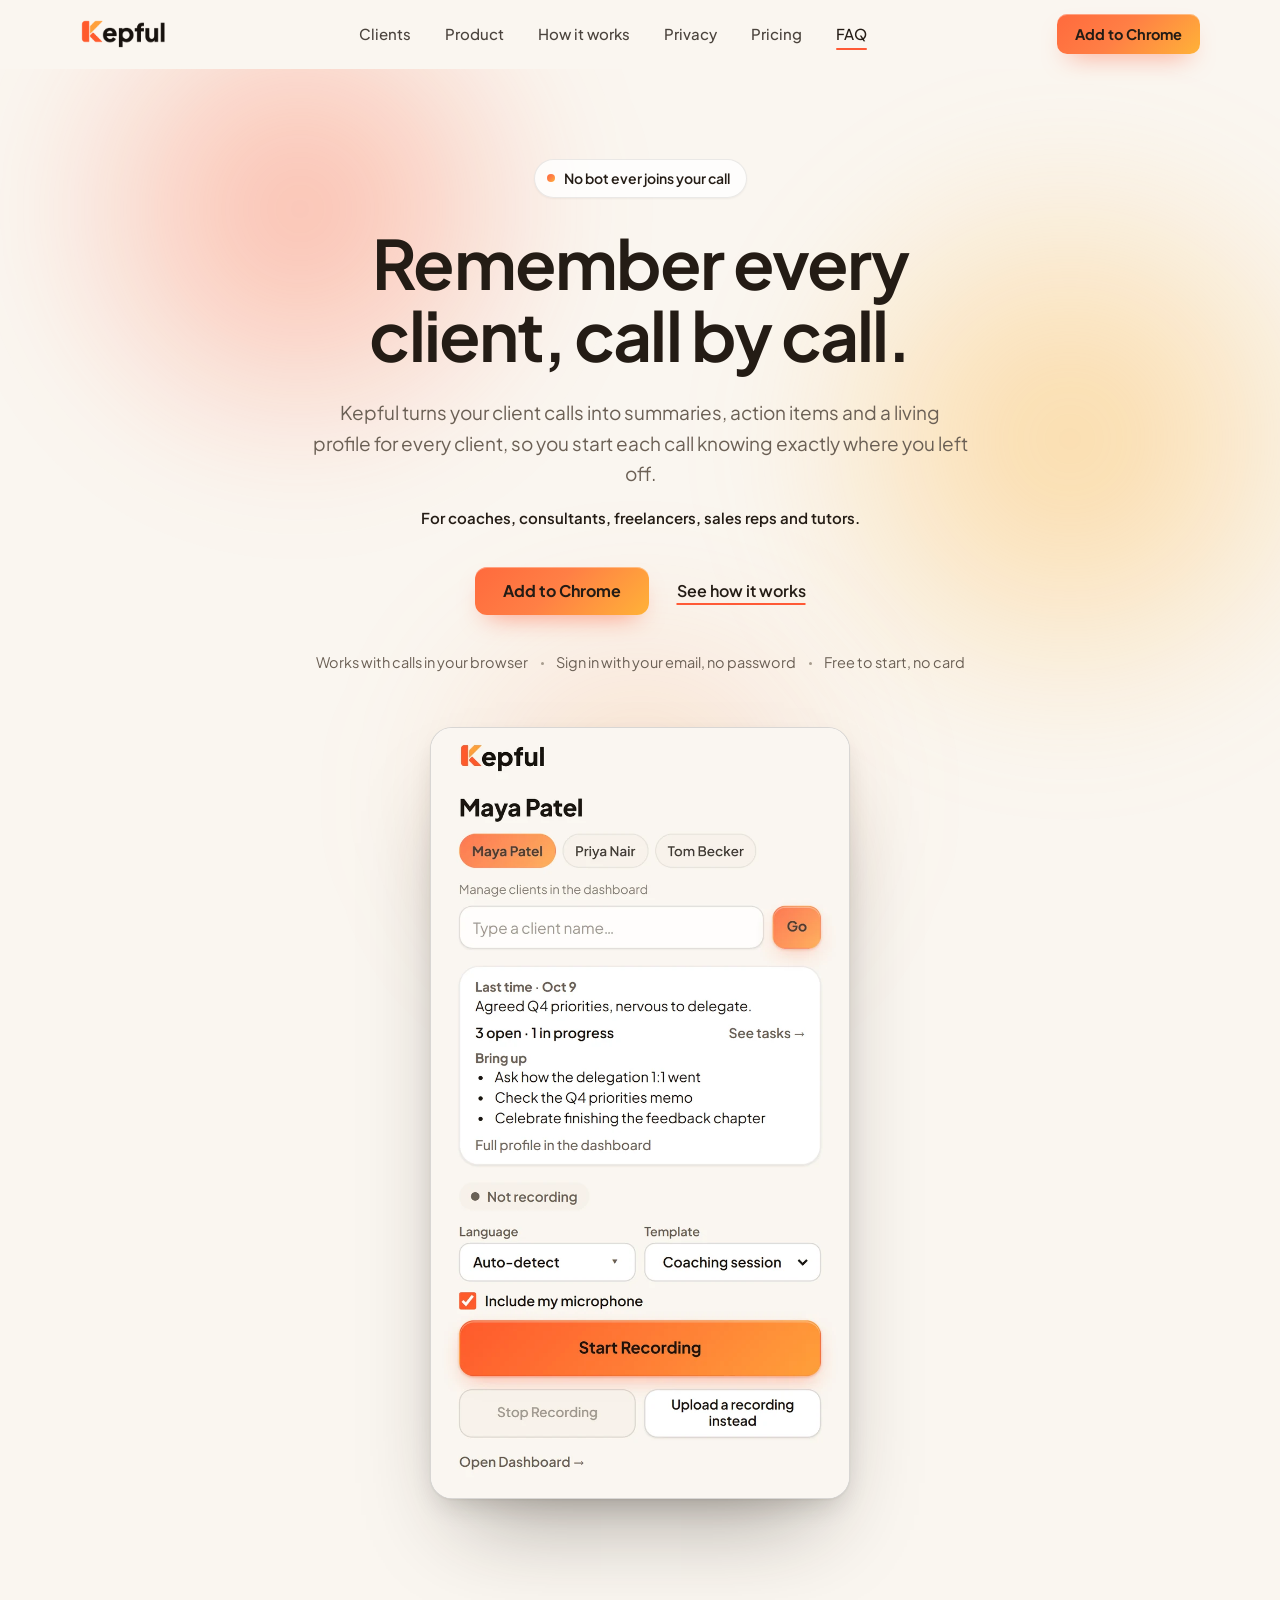
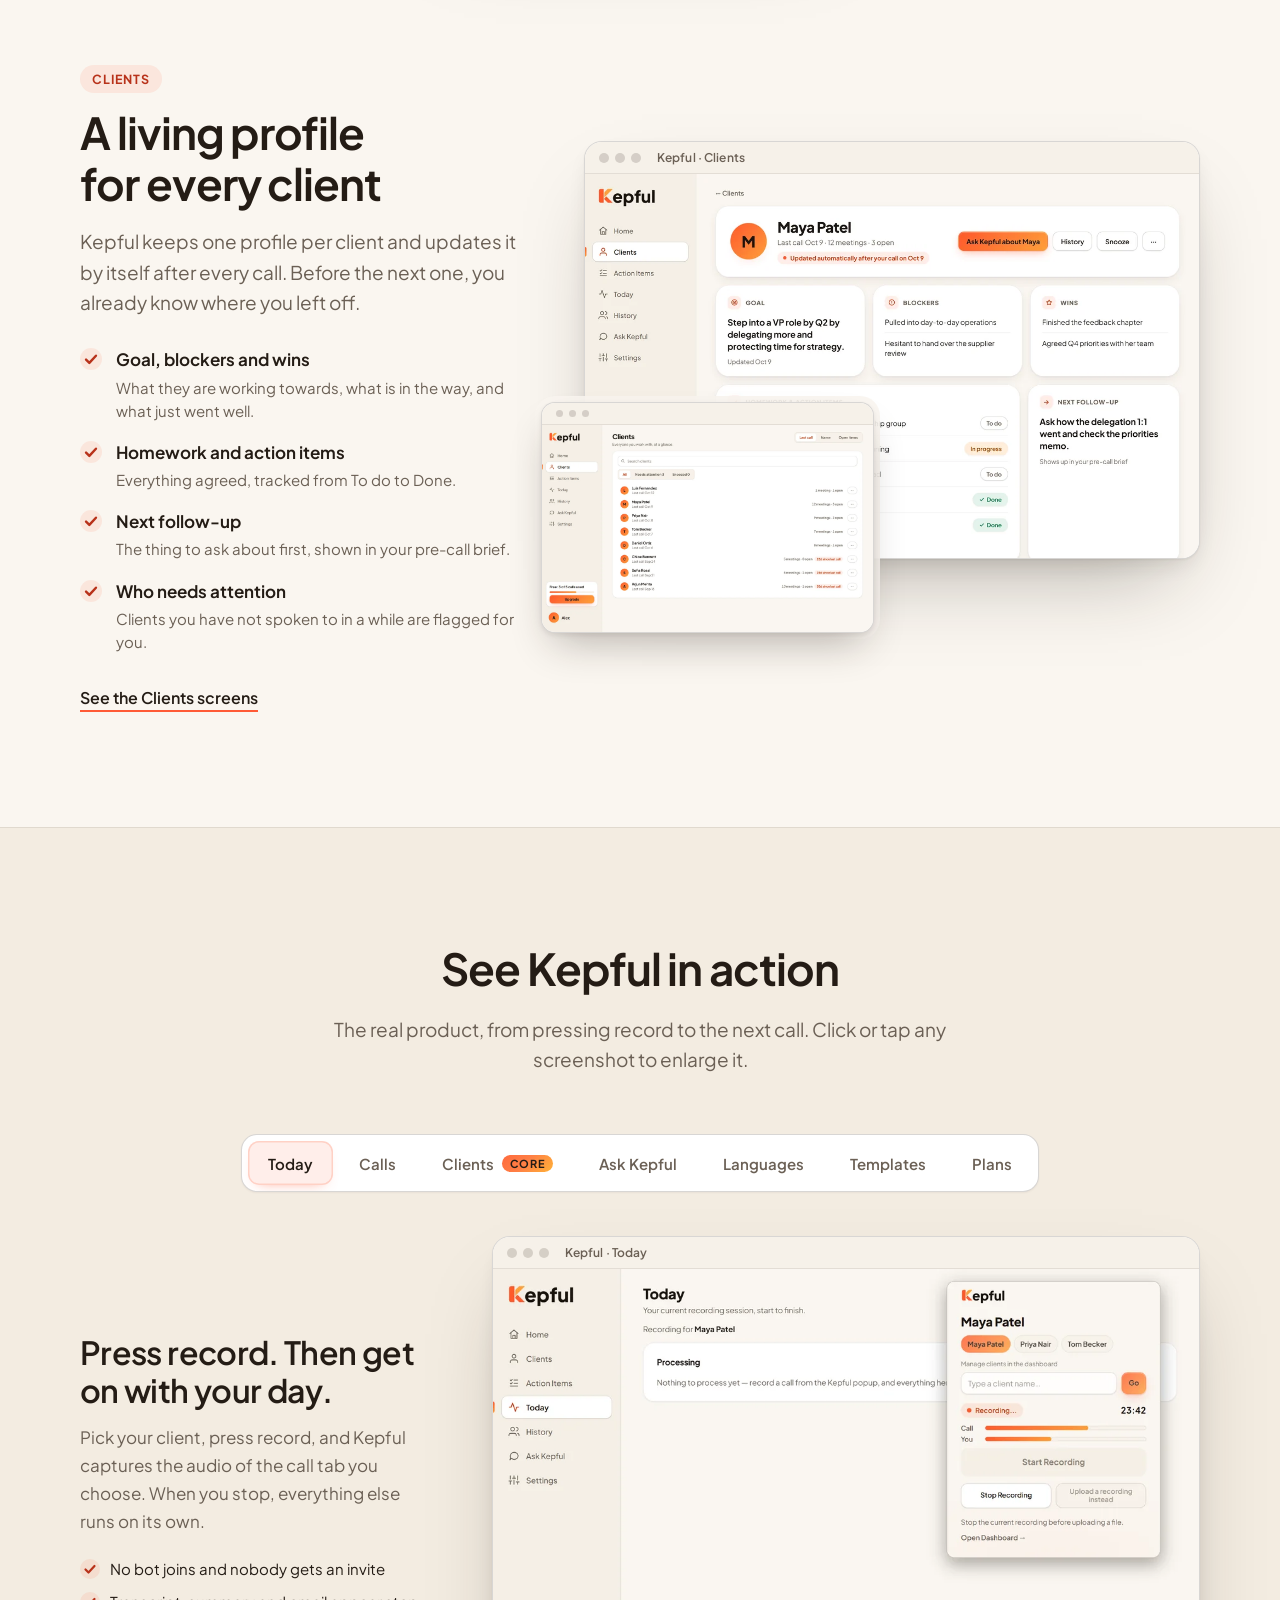
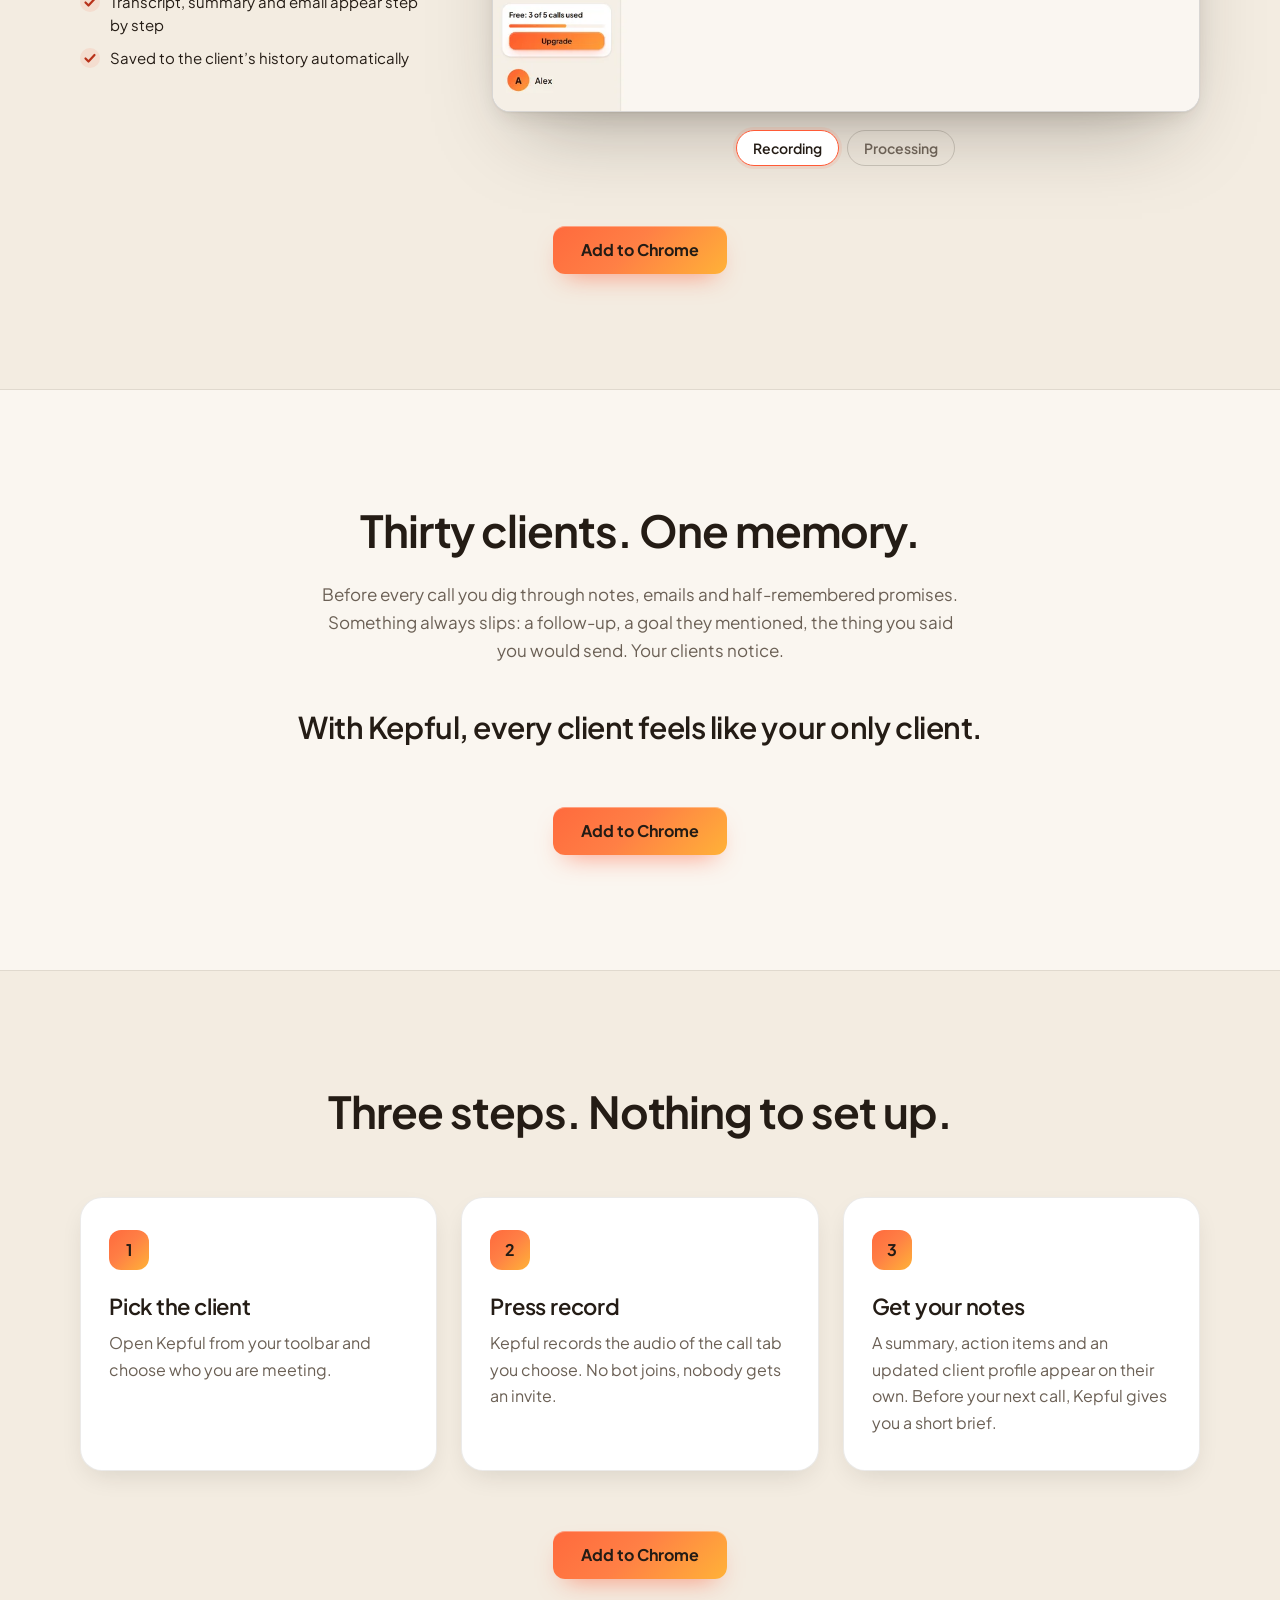
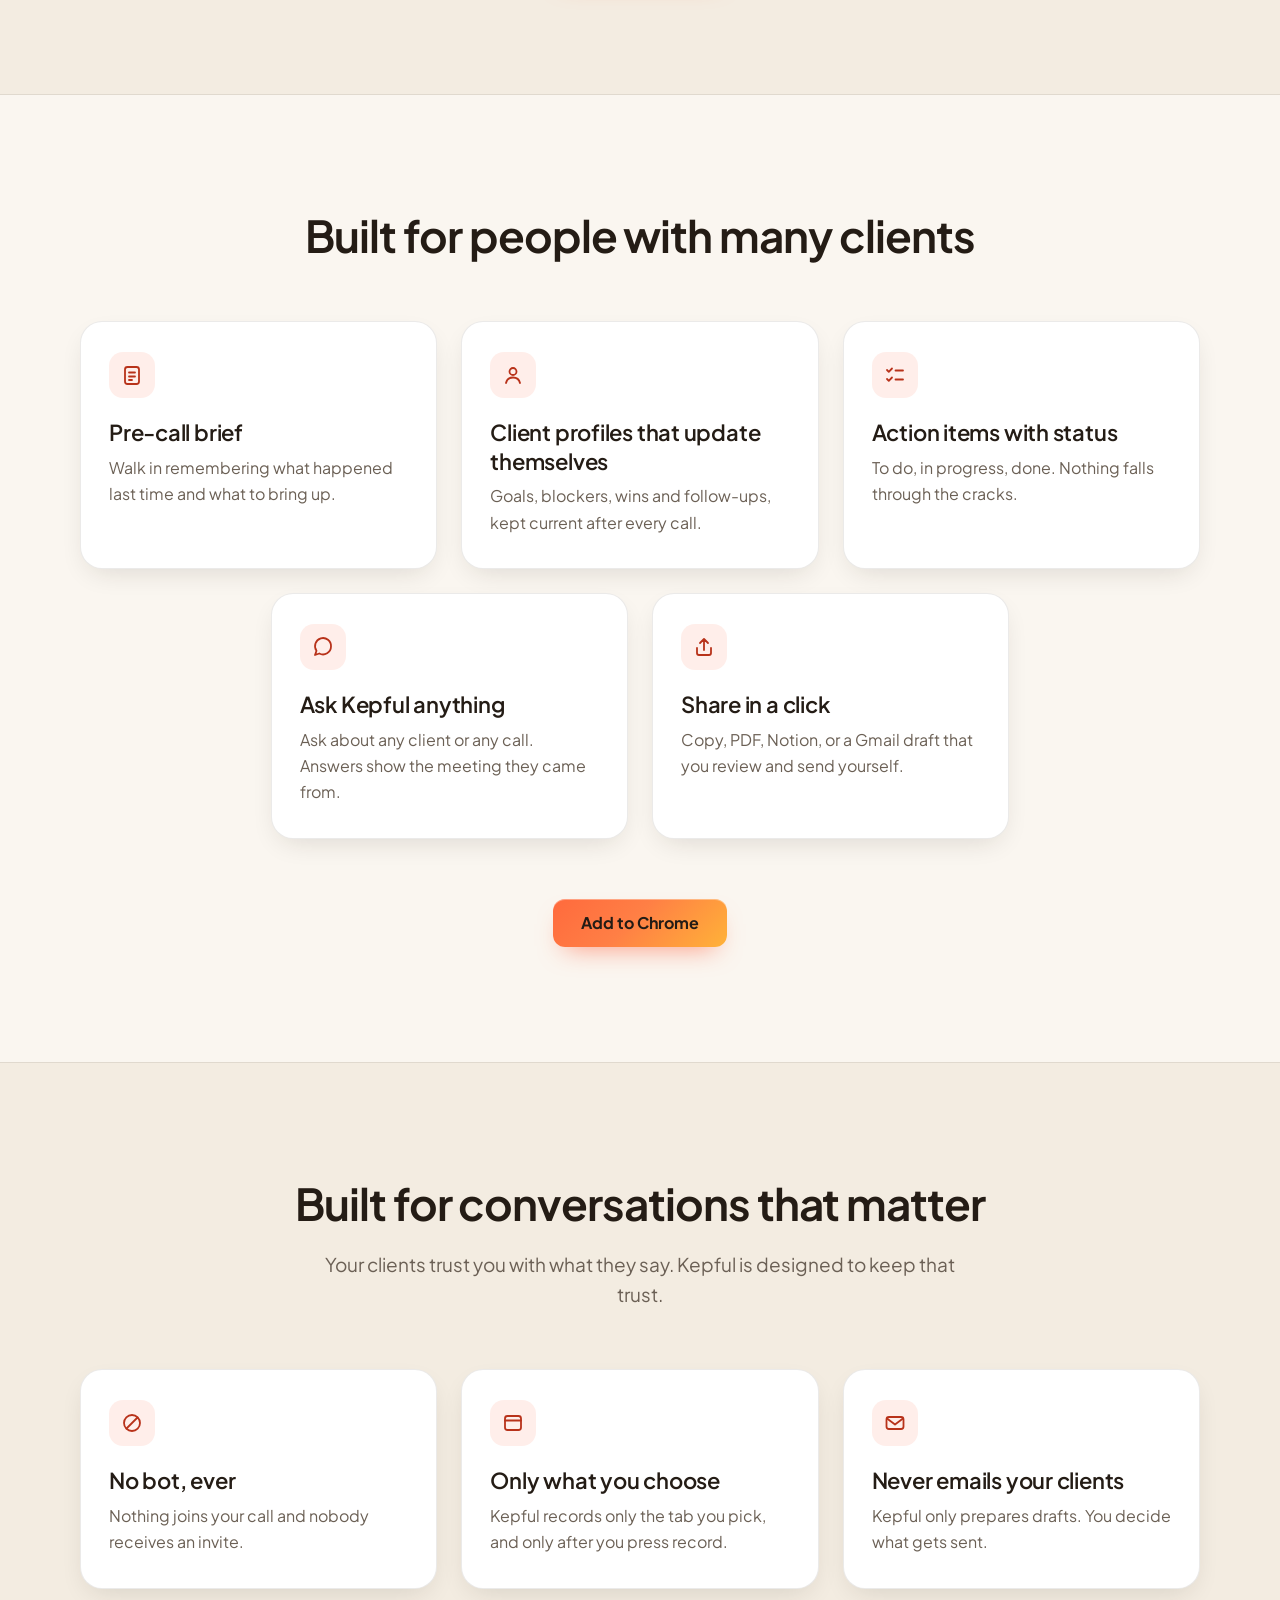
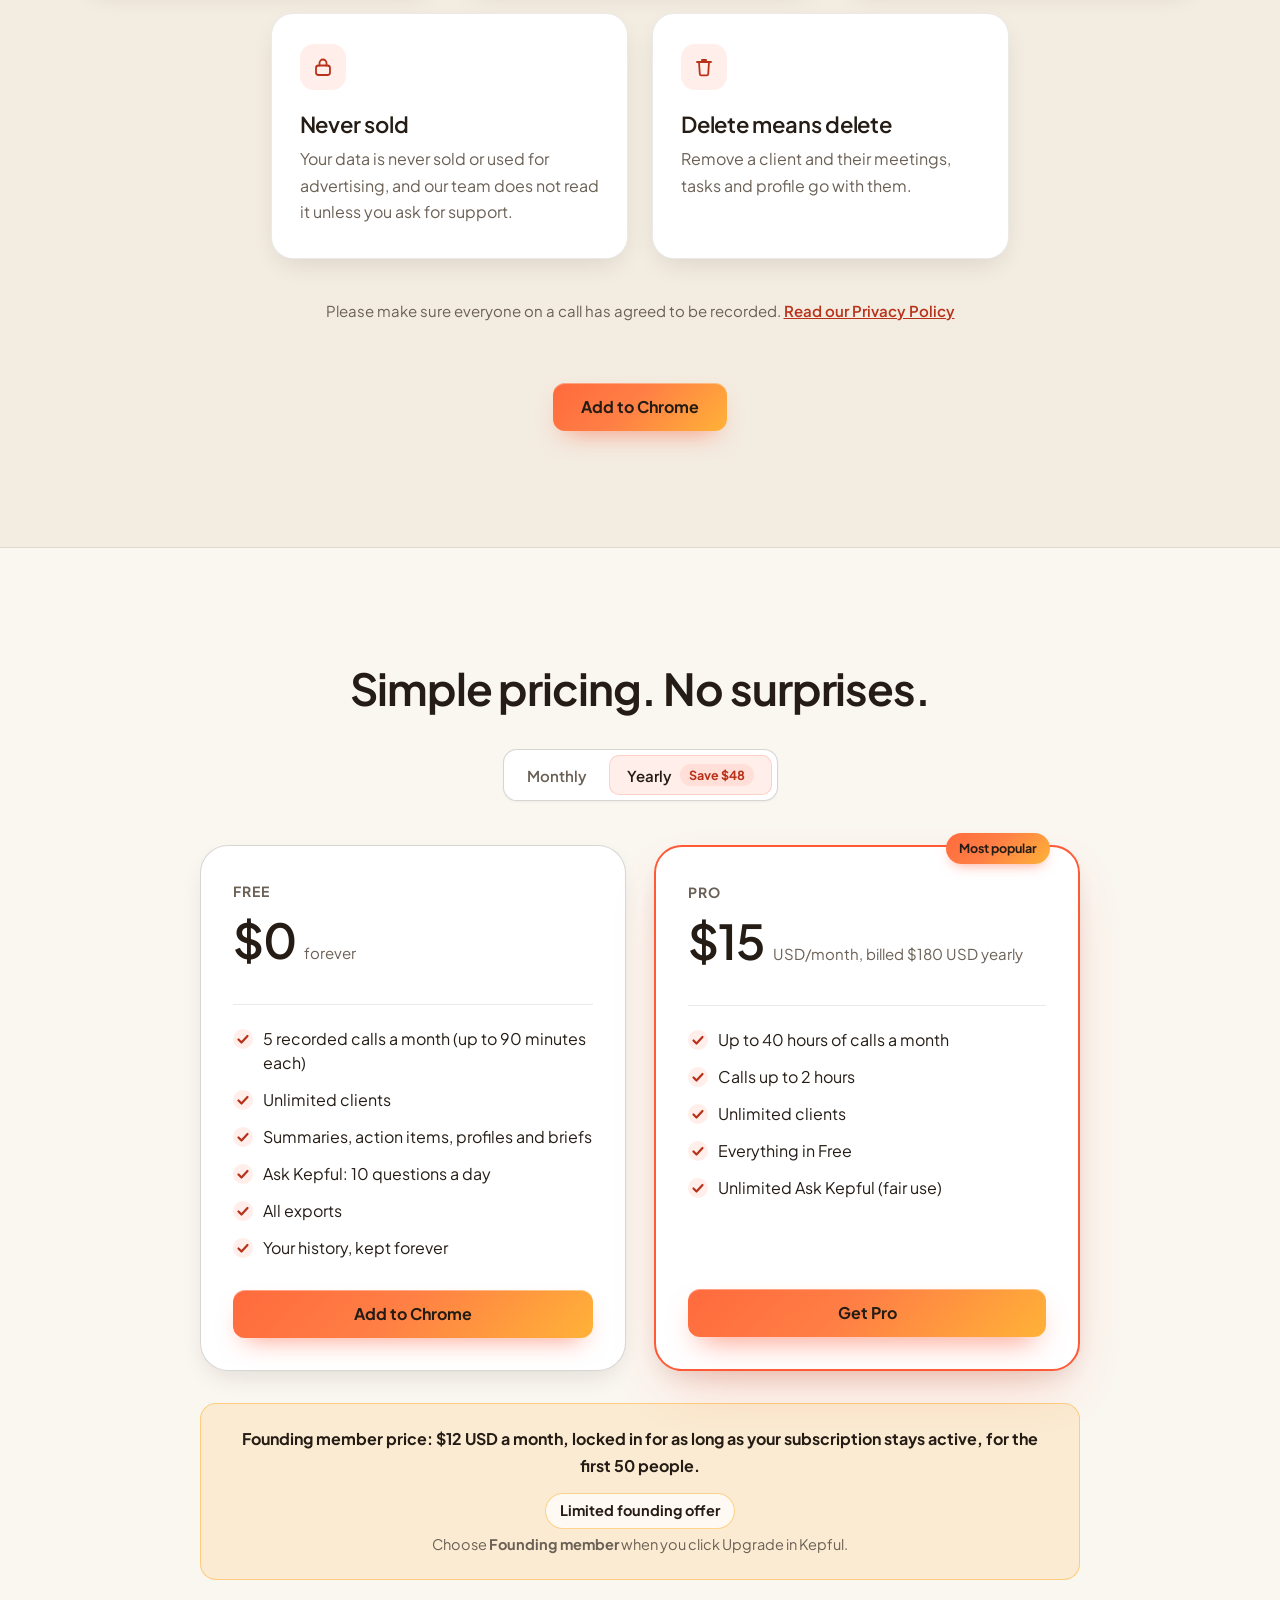
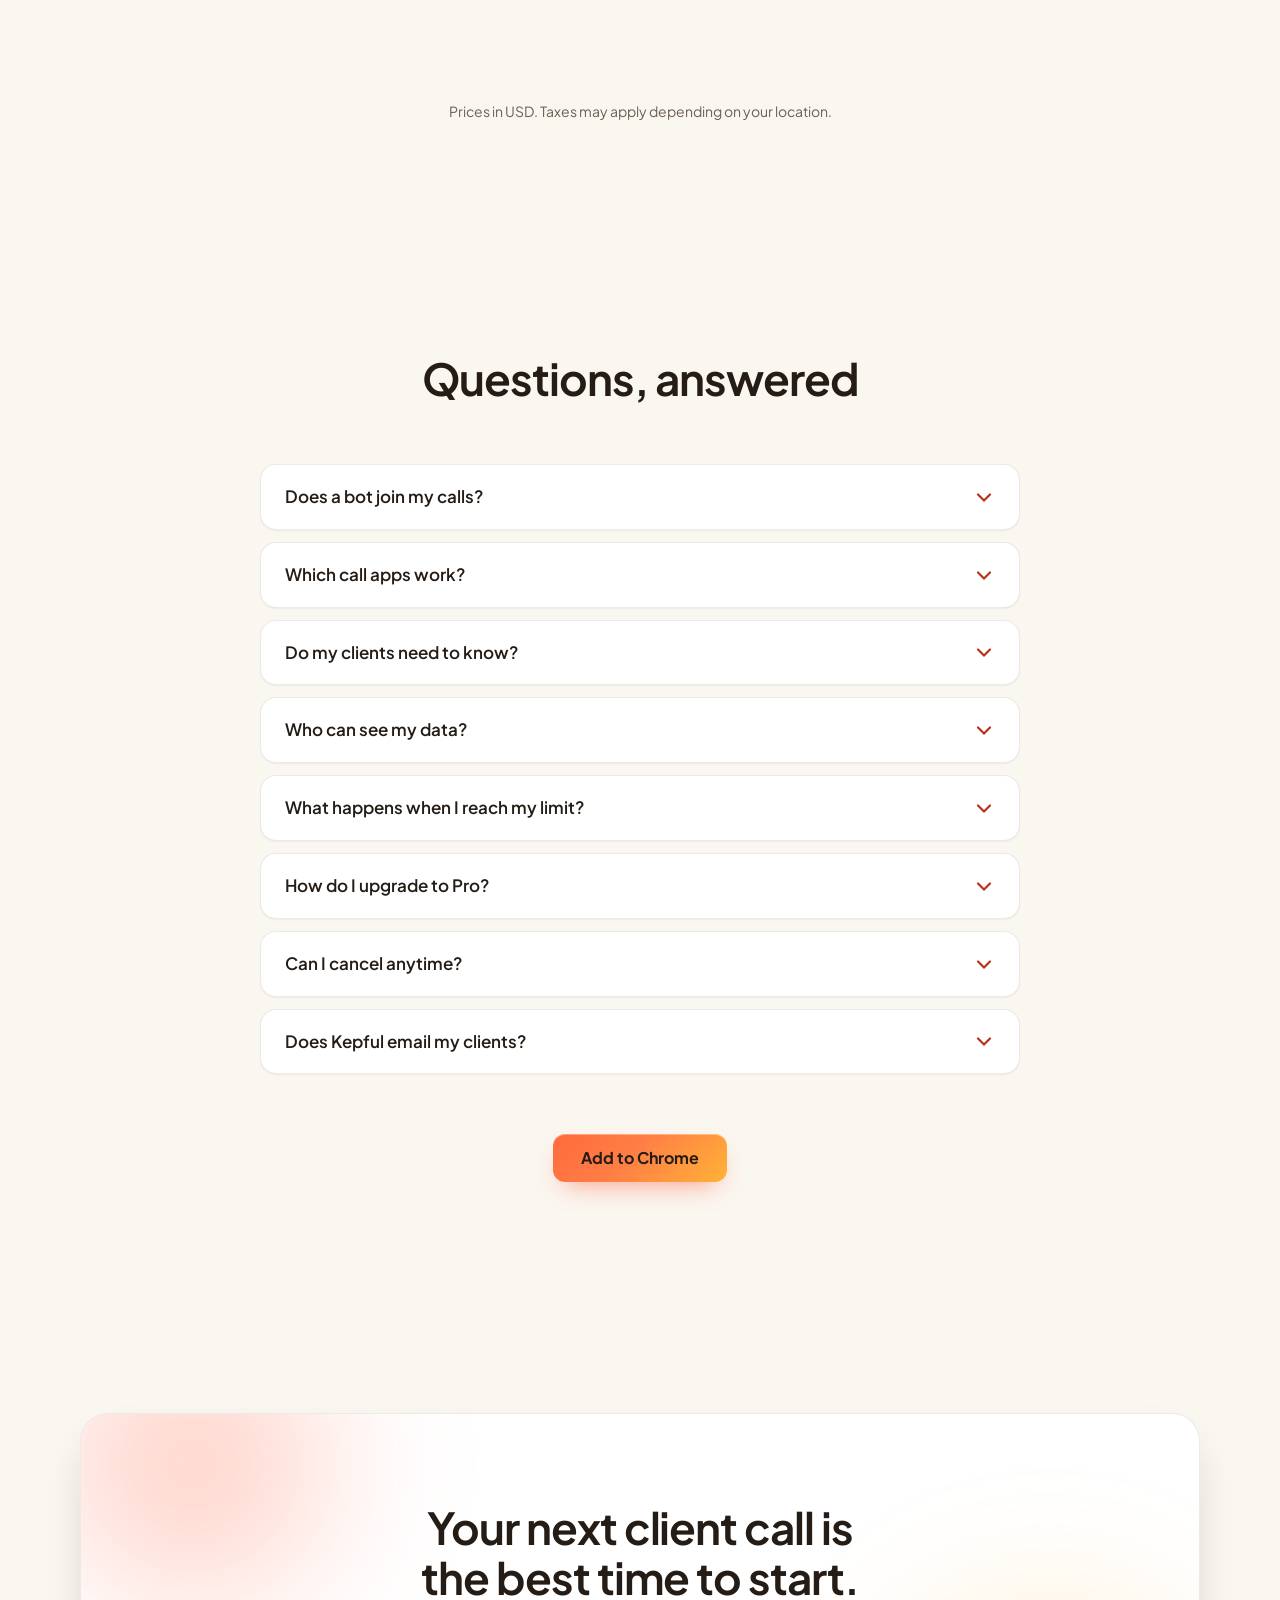
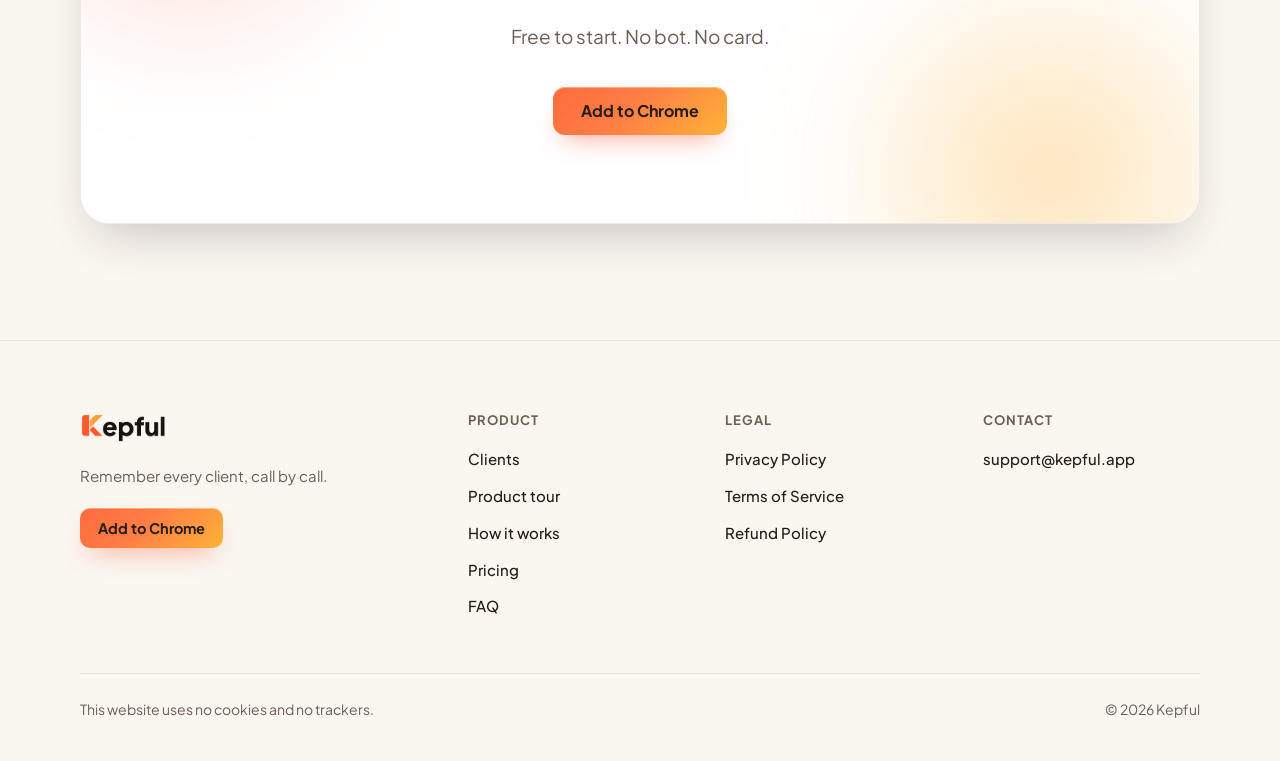
<file: index.html>
<!DOCTYPE html>
<html lang="en">
<head>
<meta charset="utf-8">
<meta name="viewport" content="width=device-width, initial-scale=1">
<title>Kepful: remember every client, call by call</title>
<meta name="description" content="Kepful is a Chrome extension that turns your client calls into summaries, action items and a living profile for every client. No bot ever joins your call.">
<link rel="canonical" href="https://kepful.app/">
<meta name="theme-color" content="#FAF6F0">
<link rel="icon" href="/favicon.ico?v=kepful" sizes="48x48">
<link rel="icon" type="image/png" href="/assets/img/favicon-32.png?v=kepful" sizes="32x32">
<link rel="apple-touch-icon" href="/assets/img/apple-touch-icon.png?v=kepful">
<meta property="og:type" content="website">
<meta property="og:site_name" content="Kepful">
<meta property="og:title" content="Kepful: remember every client, call by call">
<meta property="og:description" content="Kepful is a Chrome extension that turns your client calls into summaries, action items and a living profile for every client. No bot ever joins your call.">
<meta property="og:url" content="https://kepful.app/">
<meta property="og:image" content="https://kepful.app/assets/img/og.png?v=2">
<meta property="og:image:width" content="1200">
<meta property="og:image:height" content="630">
<meta property="og:image:alt" content="Kepful: remember every client, call by call, with a Kepful client profile for Maya Patel showing her goal, blockers, wins and action items.">
<meta name="twitter:card" content="summary_large_image">
<meta name="twitter:title" content="Kepful: remember every client, call by call">
<meta name="twitter:description" content="Kepful is a Chrome extension that turns your client calls into summaries, action items and a living profile for every client. No bot ever joins your call.">
<meta name="twitter:image" content="https://kepful.app/assets/img/og.png?v=2">
<script type="application/ld+json">{"@context":"https://schema.org","@type":"SoftwareApplication","name":"Kepful","applicationCategory":"BusinessApplication","operatingSystem":"Chrome","description":"Kepful is a Chrome extension that turns client calls into summaries, action items and a living profile for every client. No bot ever joins your call.","url":"https://kepful.app/","image":"https://kepful.app/assets/img/og.png?v=2","offers":[{"@type":"Offer","name":"Free","price":"0","priceCurrency":"USD"},{"@type":"Offer","name":"Pro (yearly, per month)","price":"15","priceCurrency":"USD"}]}</script>
<link rel="preload" href="/assets/fonts/plus-jakarta-sans-latin.woff2" as="font" type="font/woff2" crossorigin>
<link rel="stylesheet" href="/assets/site.css">
<script>document.documentElement.classList.add("js")</script>
<script src="/assets/site.js" defer></script>
<script src="/assets/gallery.js" defer></script>
</head>
<body>
<a class="skip" href="#main">Skip to content</a>
<header class="nav">
  <div class="wrap nav-in">
    <a class="brand" href="/" aria-label="Kepful home"><img class="word" src="/assets/img/wordmark.png" width="88" height="30" alt="Kepful"></a>
    <nav class="nav-links" aria-label="Primary"><a href="/#clients">Clients</a><a href="/#product">Product</a><a href="/#how-it-works">How it works</a><a href="/#privacy">Privacy</a><a href="/#pricing">Pricing</a><a href="/#faq">FAQ</a></nav>
    <div class="nav-right">
      <a class="btn btn-sm" data-cta href="https://chromewebstore.google.com/detail/ikcoodldjhpklnhbcfnecjpakoodkipl" target="_blank" rel="noopener">Add to Chrome</a>
      <button class="menu-btn" id="menuBtn" type="button" aria-expanded="false" aria-controls="mobileMenu" aria-label="Menu"><svg class="i-open" viewBox="0 0 24 24" fill="none" stroke="currentColor" stroke-width="1.8" stroke-linecap="round" stroke-linejoin="round" aria-hidden="true"><path d="M4 7h16M4 12h16M4 17h16"/></svg><svg class="i-close" viewBox="0 0 24 24" fill="none" stroke="currentColor" stroke-width="1.8" stroke-linecap="round" stroke-linejoin="round" aria-hidden="true"><path d="M6 6l12 12M18 6L6 18"/></svg></button>
    </div>
  </div>
  <nav class="mobile-menu" id="mobileMenu" aria-label="Menu" hidden><a href="/#clients">Clients</a><a href="/#product">Product</a><a href="/#how-it-works">How it works</a><a href="/#privacy">Privacy</a><a href="/#pricing">Pricing</a><a href="/#faq">FAQ</a><a class="btn" data-cta href="https://chromewebstore.google.com/detail/ikcoodldjhpklnhbcfnecjpakoodkipl" target="_blank" rel="noopener">Add to Chrome</a></nav>
</header>
<main id="main">

<section class="hero" aria-labelledby="hero-title">
  <div class="glow" aria-hidden="true"><i class="g1"></i><i class="g2"></i><i class="g3"></i></div>
  <div class="wrap">
    <span class="eyebrow">No bot ever joins your call</span>
    <h1 id="hero-title">Remember every client, call by call.</h1>
    <p class="lead">Kepful turns your client calls into summaries, action items and a living profile for every client, so you start each call knowing exactly where you left off.</p>
    <p class="for">For coaches, consultants, freelancers, sales reps and tutors.</p>
    <div class="hero-actions">
      <a class="btn" data-cta href="https://chromewebstore.google.com/detail/ikcoodldjhpklnhbcfnecjpakoodkipl" target="_blank" rel="noopener">Add to Chrome</a>
      <a class="text-link" href="#how-it-works">See how it works</a>
    </div>
    <ul class="facts"><li>Works with calls in your browser</li><li>Sign in with your email, no password</li><li>Free to start, no card</li></ul>
    <div class="hero-shot"><div class="frame frame-popup"><picture><source srcset="/assets/img/popup-sm.webp 776w, /assets/img/popup.webp 1261w" sizes="(max-width: 700px) 340px, 420px" type="image/webp"><img src="/assets/img/popup.png" width="776" height="1430" alt="The Kepful popup before a call with Maya Patel: last time she agreed Q4 priorities but was nervous to delegate, three open tasks, and three things to bring up. Language is set to Auto-detect, Template to Coaching session, the microphone option is on, and Start Recording is ready." fetchpriority="high"></picture></div></div>
  </div>
</section>

<section class="section spotlight" id="clients" aria-labelledby="clients-title">
  <div class="wrap">
    <div class="spot">
      <div class="spot-copy reveal">
        <span class="kicker">Clients</span>
        <h2 id="clients-title">A living profile for every client</h2>
        <p class="lead">Kepful keeps one profile per client and updates it by itself after every call. Before the next one, you already know where you left off.</p>
        <ul class="spot-points">
          <li><b>Goal, blockers and wins</b><span>What they are working towards, what is in the way, and what just went well.</span></li>
          <li><b>Homework and action items</b><span>Everything agreed, tracked from To do to Done.</span></li>
          <li><b>Next follow-up</b><span>The thing to ask about first, shown in your pre-call brief.</span></li>
          <li><b>Who needs attention</b><span>Clients you have not spoken to in a while are flagged for you.</span></li>
        </ul>
        <a class="text-link" href="#product" data-open-tab="clients">See the Clients screens</a>
      </div>
      <div class="spot-media reveal">
        <div class="spot-main"><div class="win"><div class="win-bar" aria-hidden="true"><i></i><i></i><i></i><span>Kepful &middot; Clients</span></div>
          <button class="shot" type="button" data-lightbox data-full="/assets/img/shot-client-profile.webp" data-title="Client profile" aria-label="Enlarge screenshot: Maya Patel's client profile"><img src="/assets/img/shot-client-profile.webp" srcset="/assets/img/shot-client-profile-sm.webp 1120w, /assets/img/shot-client-profile.webp 2240w" sizes="(min-width: 1100px) 660px, 92vw" width="2240" height="1400" alt="Maya Patel's client profile with her goal, blockers, wins, homework and action items, and the next follow-up, updated automatically after the last call." loading="lazy" decoding="async"></button>
        </div></div>
        <div class="spot-side"><div class="win"><div class="win-bar" aria-hidden="true"><i></i><i></i><i></i></div>
          <button class="shot" type="button" data-lightbox data-full="/assets/img/shot-clients.webp" data-title="Clients list" aria-label="Enlarge screenshot: the Clients list"><img src="/assets/img/shot-clients-sm.webp" srcset="/assets/img/shot-clients-sm.webp 1120w, /assets/img/shot-clients.webp 2240w" sizes="(min-width: 1100px) 360px, 70vw" width="2240" height="1400" alt="The Clients list with eight clients showing last call date, meetings and open items, with a flag on clients you have not spoken to for over three weeks." loading="lazy" decoding="async"></button>
        </div></div>
      </div>
    </div>
  </div>
</section>

<section class="section tint showcase" id="product" aria-labelledby="product-title">
  <div class="wrap">
    <div class="section-head reveal"><h2 id="product-title">See Kepful in action</h2><p class="lead">The real product, from pressing record to the next call. Click or tap any screenshot to enlarge it.</p></div>
    <div class="tabs reveal" role="tablist" aria-label="Product tour">
      <button class="tab" role="tab" id="tab-today" aria-controls="panel-today" aria-selected="true" type="button">Today</button>
      <button class="tab" role="tab" id="tab-calls" aria-controls="panel-calls" aria-selected="false" tabindex="-1" type="button">Calls</button>
      <button class="tab" role="tab" id="tab-clients" aria-controls="panel-clients" aria-selected="false" tabindex="-1" type="button">Clients<span class="tab-flag">Core</span></button>
      <button class="tab" role="tab" id="tab-ask" aria-controls="panel-ask" aria-selected="false" tabindex="-1" type="button">Ask Kepful</button>
      <button class="tab" role="tab" id="tab-languages" aria-controls="panel-languages" aria-selected="false" tabindex="-1" type="button">Languages</button>
      <button class="tab" role="tab" id="tab-templates" aria-controls="panel-templates" aria-selected="false" tabindex="-1" type="button">Templates</button>
      <button class="tab" role="tab" id="tab-plans" aria-controls="panel-plans" aria-selected="false" tabindex="-1" type="button">Plans</button>
    </div>

    <div class="panel" role="tabpanel" id="panel-today" aria-labelledby="tab-today">
      <div class="panel-copy">
        <h3>Press record. Then get on with your day.</h3>
        <p>Pick your client, press record, and Kepful captures the audio of the call tab you choose. When you stop, everything else runs on its own.</p>
        <ul class="ticks"><li>No bot joins and nobody gets an invite</li><li>Transcript, summary and email appear step by step</li><li>Saved to the client&rsquo;s history automatically</li></ul>
      </div>
      <div class="panel-stage">
        <div class="subtabs" role="group" aria-label="Today screens"><button type="button" class="subtab" aria-pressed="true" data-shot="0">Recording</button><button type="button" class="subtab" aria-pressed="false" data-shot="1">Processing</button></div>
        <div class="win"><div class="win-bar" aria-hidden="true"><i></i><i></i><i></i><span>Kepful &middot; Today</span></div>
          <div class="shots">
            <button class="shot is-on" type="button" data-lightbox data-full="/assets/img/shot-today-recording.webp" data-title="Today: recording" aria-label="Enlarge screenshot: recording a call"><img src="/assets/img/shot-today-recording-sm.webp" srcset="/assets/img/shot-today-recording-sm.webp 1120w, /assets/img/shot-today-recording.webp 2240w" sizes="(min-width: 1100px) 700px, 92vw" width="2240" height="1400" alt="The Kepful popup open during a call with Maya Patel, recording for 23 minutes with live level meters for the call and her microphone, on top of the Today screen of the dashboard." loading="lazy" decoding="async"></button>
            <button class="shot" type="button" data-lightbox data-full="/assets/img/shot-today-processing.webp" data-title="Today: processing" aria-label="Enlarge screenshot: processing a call" tabindex="-1"><img src="/assets/img/shot-today-processing-sm.webp" srcset="/assets/img/shot-today-processing-sm.webp 1120w, /assets/img/shot-today-processing.webp 2240w" sizes="(min-width: 1100px) 700px, 92vw" width="2240" height="1400" alt="The Today screen right after the call: the audio is transcribed, the summary is being written, and the follow-up email and saving steps are waiting." loading="lazy" decoding="async"></button>
          </div>
        </div>
      </div>
    </div>

    <div class="panel" role="tabpanel" id="panel-calls" aria-labelledby="tab-calls" hidden>
      <div class="panel-copy">
        <h3>Notes that write themselves</h3>
        <p>A clear summary, the action items, and a follow-up email in your own voice, ready to copy or open as a Gmail draft that you send yourself.</p>
        <ul class="ticks"><li>Full transcript of every call</li><li>Action items tracked from To do to Done</li><li>Copy, PDF, Notion or a Gmail draft in a click</li></ul>
      </div>
      <div class="panel-stage">
        <div class="subtabs" role="group" aria-label="Calls screens"><button type="button" class="subtab" aria-pressed="true" data-shot="0">Finished call</button><button type="button" class="subtab" aria-pressed="false" data-shot="1">Action items</button></div>
        <div class="win"><div class="win-bar" aria-hidden="true"><i></i><i></i><i></i><span>Kepful &middot; Calls</span></div>
          <div class="shots">
            <button class="shot is-on" type="button" data-lightbox data-full="/assets/img/shot-call-finished.webp" data-title="A finished call" aria-label="Enlarge screenshot: a finished call"><img src="/assets/img/shot-call-finished-sm.webp" srcset="/assets/img/shot-call-finished-sm.webp 1120w, /assets/img/shot-call-finished.webp 2240w" sizes="(min-width: 1100px) 700px, 92vw" width="2240" height="1400" alt="A finished call with Maya Patel: the transcript, a short summary, three action items, and a follow-up email draft with Copy and Open in Gmail buttons." loading="lazy" decoding="async"></button>
            <button class="shot" type="button" data-lightbox data-full="/assets/img/shot-actions.webp" data-title="Action items" aria-label="Enlarge screenshot: action items" tabindex="-1"><img src="/assets/img/shot-actions-sm.webp" srcset="/assets/img/shot-actions-sm.webp 1120w, /assets/img/shot-actions.webp 2240w" sizes="(min-width: 1100px) 700px, 92vw" width="2240" height="1400" alt="The Action Items view listing twelve tasks across clients with their date and status: To do, In progress or Done." loading="lazy" decoding="async"></button>
          </div>
        </div>
      </div>
    </div>

    <div class="panel" role="tabpanel" id="panel-clients" aria-labelledby="tab-clients" hidden>
      <div class="panel-copy">
        <h3>Every client, one living profile</h3>
        <p>Goals, blockers, wins, homework and the next follow-up, kept current after every call. Open any client to see exactly where you left off.</p>
        <ul class="ticks"><li>One profile per client, updated automatically</li><li>See who needs attention at a glance</li><li>Snooze, archive or delete a client any time</li></ul>
      </div>
      <div class="panel-stage">
        <div class="subtabs" role="group" aria-label="Clients screens"><button type="button" class="subtab" aria-pressed="true" data-shot="0">Client list</button><button type="button" class="subtab" aria-pressed="false" data-shot="1">Client profile</button></div>
        <div class="win"><div class="win-bar" aria-hidden="true"><i></i><i></i><i></i><span>Kepful &middot; Clients</span></div>
          <div class="shots">
            <button class="shot is-on" type="button" data-lightbox data-full="/assets/img/shot-clients.webp" data-title="Clients list" aria-label="Enlarge screenshot: the Clients list"><img src="/assets/img/shot-clients-sm.webp" srcset="/assets/img/shot-clients-sm.webp 1120w, /assets/img/shot-clients.webp 2240w" sizes="(min-width: 1100px) 700px, 92vw" width="2240" height="1400" alt="The Clients list with eight clients showing last call date, meetings and open items, with a flag on clients you have not spoken to for over three weeks." loading="lazy" decoding="async"></button>
            <button class="shot" type="button" data-lightbox data-full="/assets/img/shot-client-profile.webp" data-title="Client profile" aria-label="Enlarge screenshot: a client profile" tabindex="-1"><img src="/assets/img/shot-client-profile-sm.webp" srcset="/assets/img/shot-client-profile-sm.webp 1120w, /assets/img/shot-client-profile.webp 2240w" sizes="(min-width: 1100px) 700px, 92vw" width="2240" height="1400" alt="Maya Patel's client profile with her goal, blockers, wins, homework and action items, and the next follow-up." loading="lazy" decoding="async"></button>
          </div>
        </div>
      </div>
    </div>

    <div class="panel" role="tabpanel" id="panel-ask" aria-labelledby="tab-ask" hidden>
      <div class="panel-copy">
        <h3>Ask Kepful anything</h3>
        <p>Ask about any client or any call in plain words. Every answer shows the date of the call it came from, so you can trust it.</p>
        <ul class="ticks"><li>&ldquo;What did Maya commit to last time?&rdquo;</li><li>Answers cite the call they came from</li><li>Turn any answer into a PDF, a Notion page or an email</li></ul>
      </div>
      <div class="panel-stage">
        <div class="win"><div class="win-bar" aria-hidden="true"><i></i><i></i><i></i><span>Kepful &middot; Ask Kepful</span></div>
          <div class="shots">
            <button class="shot is-on" type="button" data-lightbox data-full="/assets/img/shot-ask.webp" data-title="Ask Kepful" aria-label="Enlarge screenshot: Ask Kepful"><img src="/assets/img/shot-ask-sm.webp" srcset="/assets/img/shot-ask-sm.webp 1120w, /assets/img/shot-ask.webp 2240w" sizes="(min-width: 1100px) 700px, 92vw" width="2240" height="1400" alt="Ask Kepful answering what Maya committed to last time and what she is most nervous about, with the date of the call shown next to each answer." loading="lazy" decoding="async"></button>
          </div>
        </div>
      </div>
    </div>

    <div class="panel" role="tabpanel" id="panel-languages" aria-labelledby="tab-languages" hidden>
      <div class="panel-copy">
        <h3>Calls in 99 languages</h3>
        <p>Kepful transcribes calls in 99 languages. Leave it on Auto-detect and it works out the language for you, or pick one before you record. Accuracy varies by language.</p>
        <ul class="ticks"><li>A searchable language picker in the popup</li><li>Every call shows the language it was transcribed in</li><li>If Kepful cannot tell, you pick the language and try again</li></ul>
      </div>
      <div class="panel-stage">
        <div class="win"><div class="win-bar" aria-hidden="true"><i></i><i></i><i></i><span>Kepful &middot; Languages</span></div>
          <div class="shots">
            <button class="shot is-on" type="button" data-lightbox data-full="/assets/img/shot-language-call.webp" data-title="Language of a call" aria-label="Enlarge screenshot: a call transcribed in Spanish"><img src="/assets/img/shot-language-call-sm.webp" srcset="/assets/img/shot-language-call-sm.webp 1120w, /assets/img/shot-language-call.webp 2240w" sizes="(min-width: 1100px) 700px, 92vw" width="2240" height="1400" alt="A finished call with Luis Fernandez in History, marked Language: Spanish (detected automatically), with the summary, decision, action item and follow-up email written in Spanish." loading="lazy" decoding="async"></button>
          </div>
        </div>
      </div>
    </div>

    <div class="panel" role="tabpanel" id="panel-templates" aria-labelledby="tab-templates" hidden>
      <div class="panel-copy">
        <h3>Notes that fit the job</h3>
        <p>Pick a template before you record: coaching, sales, consulting, interview or your own. Kepful organises the notes under headings that fit the job, and every fact comes only from the call.</p>
        <ul class="ticks"><li>Coaching, sales, consulting, interview or a custom template</li><li>Headings that fit the job, such as Client goals, Wins and Blocks</li><li>Run a saved call again with a different template</li></ul>
      </div>
      <div class="panel-stage">
        <div class="win"><div class="win-bar" aria-hidden="true"><i></i><i></i><i></i><span>Kepful &middot; Templates</span></div>
          <div class="shots">
            <button class="shot is-on" type="button" data-lightbox data-full="/assets/img/shot-template-call.webp" data-title="A call written with a template" aria-label="Enlarge screenshot: a call written with the Coaching template"><img src="/assets/img/shot-template-call-sm.webp" srcset="/assets/img/shot-template-call-sm.webp 1120w, /assets/img/shot-template-call.webp 2240w" sizes="(min-width: 1100px) 700px, 92vw" width="2240" height="1400" alt="A finished call marked Template: Coaching session, with the summary organised under Client goals, Wins, Blocks, Insights, Commitments and homework, and Next-session focus, followed by the action items and a follow-up email draft." loading="lazy" decoding="async"></button>
          </div>
        </div>
      </div>
    </div>

    <div class="panel" role="tabpanel" id="panel-plans" aria-labelledby="tab-plans" hidden>
      <div class="panel-copy">
        <h3>Start free. Upgrade when you need more.</h3>
        <p>The Free plan covers five recorded calls a month. Pro adds up to 40 hours of recording, longer calls and unlimited Ask Kepful within fair use.</p>
        <ul class="ticks"><li>See what you have used, right in Settings</li><li>Checkout by Paddle, cancel any time</li><li>Your notes and history stay yours on any plan</li></ul>
        <a class="text-link" href="#pricing">See pricing</a>
      </div>
      <div class="panel-stage">
        <div class="subtabs" role="group" aria-label="Plans screens"><button type="button" class="subtab" aria-pressed="true" data-shot="0">Plan and billing</button><button type="button" class="subtab" aria-pressed="false" data-shot="1">Choose a plan</button></div>
        <div class="win"><div class="win-bar" aria-hidden="true"><i></i><i></i><i></i><span>Kepful &middot; Plans</span></div>
          <div class="shots">
            <button class="shot is-on" type="button" data-lightbox data-full="/assets/img/shot-plan-card.webp" data-title="Plan and billing" aria-label="Enlarge screenshot: Plan and billing"><img src="/assets/img/shot-plan-card-sm.webp" srcset="/assets/img/shot-plan-card-sm.webp 1120w, /assets/img/shot-plan-card.webp 2240w" sizes="(min-width: 1100px) 700px, 92vw" width="2240" height="1400" alt="Settings, Plan and billing: the Free plan with 3 of 5 calls used this month and an Upgrade to Pro button." loading="lazy" decoding="async"></button>
            <button class="shot" type="button" data-lightbox data-full="/assets/img/shot-upgrade.webp" data-title="Choose a plan" aria-label="Enlarge screenshot: the plan chooser" tabindex="-1"><img src="/assets/img/shot-upgrade-sm.webp" srcset="/assets/img/shot-upgrade-sm.webp 1120w, /assets/img/shot-upgrade.webp 2240w" sizes="(min-width: 1100px) 700px, 92vw" width="2240" height="1400" alt="The upgrade dialog comparing Free, Pro and Founding member, with a monthly and yearly toggle." loading="lazy" decoding="async"></button>
          </div>
        </div>
      </div>
    </div>
    <div class="cta-row reveal"><a class="btn" data-cta href="https://chromewebstore.google.com/detail/ikcoodldjhpklnhbcfnecjpakoodkipl" target="_blank" rel="noopener">Add to Chrome</a></div>
  </div>
</section>

<div class="lb" id="lightbox" role="dialog" aria-modal="true" aria-label="Screenshot viewer" hidden>
  <div class="lb-top"><span class="lb-count" id="lbCount" aria-live="polite"></span><button type="button" class="lb-btn" id="lbZoom" aria-pressed="false">Actual size</button><button type="button" class="lb-btn lb-close" id="lbClose" aria-label="Close viewer"><svg viewBox="0 0 24 24" fill="none" stroke="currentColor" stroke-width="2" stroke-linecap="round" aria-hidden="true"><path d="M6 6l12 12M18 6L6 18"/></svg></button></div>
  <button type="button" class="lb-btn lb-nav lb-prev" id="lbPrev" aria-label="Previous screenshot"><svg viewBox="0 0 24 24" fill="none" stroke="currentColor" stroke-width="2.2" stroke-linecap="round" stroke-linejoin="round" aria-hidden="true"><path d="M15 5l-7 7 7 7"/></svg></button>
  <button type="button" class="lb-btn lb-nav lb-next" id="lbNext" aria-label="Next screenshot"><svg viewBox="0 0 24 24" fill="none" stroke="currentColor" stroke-width="2.2" stroke-linecap="round" stroke-linejoin="round" aria-hidden="true"><path d="M9 5l7 7-7 7"/></svg></button>
  <div class="lb-stage" id="lbStage"><img id="lbImg" alt="" width="2240" height="1400"></div>
  <p class="lb-cap" id="lbCap"></p>
</div>

<section class="section problem" aria-labelledby="problem-title">
  <div class="wrap">
    <h2 id="problem-title" class="reveal">Thirty clients. One memory.</h2>
    <p class="body reveal">Before every call you dig through notes, emails and half-remembered promises. Something always slips: a follow-up, a goal they mentioned, the thing you said you would send. Your clients notice.</p>
    <p class="close reveal">With Kepful, every client feels like your only client.</p>
    <div class="cta-row reveal"><a class="btn" data-cta href="https://chromewebstore.google.com/detail/ikcoodldjhpklnhbcfnecjpakoodkipl" target="_blank" rel="noopener">Add to Chrome</a></div>
  </div>
</section>

<section class="section tint" id="how-it-works" aria-labelledby="how-title">
  <div class="wrap">
    <div class="section-head reveal"><h2 id="how-title">Three steps. Nothing to set up.</h2></div>
    <ol class="steps">
      <li class="step reveal"><h3>Pick the client</h3><p>Open Kepful from your toolbar and choose who you are meeting.</p></li>
      <li class="step reveal"><h3>Press record</h3><p>Kepful records the audio of the call tab you choose. No bot joins, nobody gets an invite.</p></li>
      <li class="step reveal"><h3>Get your notes</h3><p>A summary, action items and an updated client profile appear on their own. Before your next call, Kepful gives you a short brief.</p></li>
    </ol>
    <div class="cta-row reveal"><a class="btn" data-cta href="https://chromewebstore.google.com/detail/ikcoodldjhpklnhbcfnecjpakoodkipl" target="_blank" rel="noopener">Add to Chrome</a></div>
  </div>
</section>

<section class="section" aria-labelledby="features-title">
  <div class="wrap">
    <div class="section-head reveal"><h2 id="features-title">Built for people with many clients</h2></div>
    <ul class="cards">
      <li class="card reveal"><div class="ico"><svg viewBox="0 0 24 24" fill="none" stroke="currentColor" stroke-width="1.8" stroke-linecap="round" stroke-linejoin="round" aria-hidden="true"><rect x="5" y="4" width="14" height="17" rx="2.5"/><path d="M9 9.5h6M9 13.5h6M9 17h3"/></svg></div><h3>Pre-call brief</h3><p>Walk in remembering what happened last time and what to bring up.</p></li>
      <li class="card reveal"><div class="ico"><svg viewBox="0 0 24 24" fill="none" stroke="currentColor" stroke-width="1.8" stroke-linecap="round" stroke-linejoin="round" aria-hidden="true"><circle cx="12" cy="8.5" r="3.5"/><path d="M5 20c.8-3.6 3.6-5.5 7-5.5s6.2 1.9 7 5.5"/></svg></div><h3>Client profiles that update themselves</h3><p>Goals, blockers, wins and follow-ups, kept current after every call.</p></li>
      <li class="card reveal"><div class="ico"><svg viewBox="0 0 24 24" fill="none" stroke="currentColor" stroke-width="1.8" stroke-linecap="round" stroke-linejoin="round" aria-hidden="true"><path d="M4 7l1.8 1.8L9 5.5M4 16l1.8 1.8L9 14.5M12.5 7.5H20M12.5 16.5H20"/></svg></div><h3>Action items with status</h3><p>To do, in progress, done. Nothing falls through the cracks.</p></li>
      <li class="card reveal"><div class="ico"><svg viewBox="0 0 24 24" fill="none" stroke="currentColor" stroke-width="1.8" stroke-linecap="round" stroke-linejoin="round" aria-hidden="true"><path d="M20 11.5a8 8 0 0 1-11.7 7L4 20l1.5-4.3A8 8 0 1 1 20 11.5z"/></svg></div><h3>Ask Kepful anything</h3><p>Ask about any client or any call. Answers show the meeting they came from.</p></li>
      <li class="card reveal"><div class="ico"><svg viewBox="0 0 24 24" fill="none" stroke="currentColor" stroke-width="1.8" stroke-linecap="round" stroke-linejoin="round" aria-hidden="true"><path d="M12 15V4M8 8l4-4 4 4M5 13v5a2 2 0 0 0 2 2h10a2 2 0 0 0 2-2v-5"/></svg></div><h3>Share in a click</h3><p>Copy, PDF, Notion, or a Gmail draft that you review and send yourself.</p></li>
    </ul>
    <div class="cta-row reveal"><a class="btn" data-cta href="https://chromewebstore.google.com/detail/ikcoodldjhpklnhbcfnecjpakoodkipl" target="_blank" rel="noopener">Add to Chrome</a></div>
  </div>
</section>

<section class="section tint" id="privacy" aria-labelledby="privacy-title">
  <div class="wrap">
    <div class="section-head reveal"><h2 id="privacy-title">Built for conversations that matter</h2><p class="lead">Your clients trust you with what they say. Kepful is designed to keep that trust.</p></div>
    <ul class="cards">
      <li class="card reveal"><div class="ico"><svg viewBox="0 0 24 24" fill="none" stroke="currentColor" stroke-width="1.8" stroke-linecap="round" stroke-linejoin="round" aria-hidden="true"><circle cx="12" cy="12" r="8"/><path d="M6.5 17.5l11-11"/></svg></div><h3>No bot, ever</h3><p>Nothing joins your call and nobody receives an invite.</p></li>
      <li class="card reveal"><div class="ico"><svg viewBox="0 0 24 24" fill="none" stroke="currentColor" stroke-width="1.8" stroke-linecap="round" stroke-linejoin="round" aria-hidden="true"><rect x="4" y="5" width="16" height="14" rx="2.5"/><path d="M4 9.5h16"/></svg></div><h3>Only what you choose</h3><p>Kepful records only the tab you pick, and only after you press record.</p></li>
      <li class="card reveal"><div class="ico"><svg viewBox="0 0 24 24" fill="none" stroke="currentColor" stroke-width="1.8" stroke-linecap="round" stroke-linejoin="round" aria-hidden="true"><rect x="3.5" y="6" width="17" height="12" rx="2.5"/><path d="M4 7.5l8 6 8-6"/></svg></div><h3>Never emails your clients</h3><p>Kepful only prepares drafts. You decide what gets sent.</p></li>
      <li class="card reveal"><div class="ico"><svg viewBox="0 0 24 24" fill="none" stroke="currentColor" stroke-width="1.8" stroke-linecap="round" stroke-linejoin="round" aria-hidden="true"><rect x="5" y="10.5" width="14" height="9.5" rx="2.5"/><path d="M8.5 10.5V8a3.5 3.5 0 0 1 7 0v2.5"/></svg></div><h3>Never sold</h3><p>Your data is never sold or used for advertising, and our team does not read it unless you ask for support.</p></li>
      <li class="card reveal"><div class="ico"><svg viewBox="0 0 24 24" fill="none" stroke="currentColor" stroke-width="1.8" stroke-linecap="round" stroke-linejoin="round" aria-hidden="true"><path d="M5 7h14M10 7V5h4v2M7 7l.8 12a1.5 1.5 0 0 0 1.5 1.4h5.4a1.5 1.5 0 0 0 1.5-1.4L17 7"/></svg></div><h3>Delete means delete</h3><p>Remove a client and their meetings, tasks and profile go with them.</p></li>
    </ul>
    <p class="privacy-note reveal">Please make sure everyone on a call has agreed to be recorded. <a href="/privacy/">Read our Privacy Policy</a></p>
    <div class="cta-row reveal"><a class="btn" data-cta href="https://chromewebstore.google.com/detail/ikcoodldjhpklnhbcfnecjpakoodkipl" target="_blank" rel="noopener">Add to Chrome</a></div>
  </div>
</section>

<section class="section" id="pricing" aria-labelledby="pricing-title">
  <div class="wrap">
    <div class="section-head reveal"><h2 id="pricing-title">Simple pricing. No surprises.</h2></div>
    <div class="toggle reveal"><div class="toggle-in" role="group" aria-label="Billing period"><button type="button" data-billing="monthly" aria-pressed="false">Monthly</button><button type="button" data-billing="yearly" aria-pressed="true">Yearly <span class="save">Save $48</span></button></div></div>
    <div class="plans">
      <article class="plan reveal" aria-labelledby="plan-free">
        <h3 class="tag" id="plan-free">FREE</h3>
        <div class="price"><b>$0</b><span>forever</span></div>
        <ul>
          <li>5 recorded calls a month (up to 90 minutes each)</li>
          <li>Unlimited clients</li>
          <li>Summaries, action items, profiles and briefs</li>
          <li>Ask Kepful: 10 questions a day</li>
          <li>All exports</li>
          <li>Your history, kept forever</li>
        </ul>
        <a class="btn btn-block" data-cta href="https://chromewebstore.google.com/detail/ikcoodldjhpklnhbcfnecjpakoodkipl" target="_blank" rel="noopener">Add to Chrome</a>
      </article>
      <article class="plan pro reveal" aria-labelledby="plan-pro">
        <span class="pill-pop">Most popular</span>
        <h3 class="tag" id="plan-pro">PRO</h3>
        <div class="price" data-show="monthly" hidden><b>$19</b><span>USD/month</span></div>
        <div class="price" data-show="yearly"><b>$15</b><span>USD/month, billed $180 USD yearly</span></div>
        <ul>
          <li>Up to 40 hours of calls a month</li>
          <li>Calls up to 2 hours</li>
          <li>Unlimited clients</li>
          <li>Everything in Free</li>
          <li>Unlimited Ask Kepful (fair use)</li>
        </ul>
        <button class="btn btn-block" type="button" id="getPro" aria-expanded="false" aria-controls="proSteps">Get Pro</button>
        <div class="pro-steps" id="proSteps" hidden>
          <p><strong>Upgrade from inside Kepful</strong>, so your purchase is linked to your account:</p>
          <ol>
            <li>Open Kepful from your Chrome toolbar.</li>
            <li>Click <strong>Upgrade</strong> and choose your plan.</li>
            <li>Pay in the secure Paddle window.</li>
          </ol>
          <p>New here? <a data-cta-link href="https://chromewebstore.google.com/detail/ikcoodldjhpklnhbcfnecjpakoodkipl" target="_blank" rel="noopener">Add Kepful to Chrome</a>. It is free to start.</p>
        </div>
      </article>
    </div>
    <div class="founding reveal" id="founding">
      <p><strong>Founding member price: $12 USD a month, locked in for as long as your subscription stays active, for the first 50 people.</strong></p>
      <div class="founding-count">
        <span class="fc-chip" id="foundingChip" aria-live="polite">Limited founding offer</span>
        <span class="fc-bar" id="foundingBar" aria-hidden="true" hidden><i></i></span>
      </div>
      <p class="founding-how">Choose <strong>Founding member</strong> when you click Upgrade in Kepful.</p>
    </div>
    <ul class="promises reveal"><li>No card for the free plan</li><li>Cancel any time</li><li>A receipt for every payment</li><li>Recording never stops mid-call</li><li>14-day refund on paid plans</li></ul>
    <p class="price-note reveal">Prices in USD. Taxes may apply depending on your location.</p>
  </div>
</section>

<section class="section" id="faq" aria-labelledby="faq-title">
  <div class="wrap">
    <div class="section-head reveal"><h2 id="faq-title">Questions, answered</h2></div>
    <div class="faq reveal">
      <details><summary>Does a bot join my calls?</summary><p>No. Kepful records the audio of the browser tab you choose, directly in Chrome. Nothing joins the call and no one receives an invite.</p></details>
      <details><summary>Which call apps work?</summary><p>Any call that runs in a Chrome tab, such as Google Meet, Zoom or Microsoft Teams in the browser. If a call happened in a desktop app, you can upload the recording instead.</p></details>
      <details><summary>Do my clients need to know?</summary><p>Yes. Always ask everyone on the call for permission before recording. Kepful reminds you, and laws on recording differ by place.</p></details>
      <details><summary>Who can see my data?</summary><p>Only you can see it in Kepful. It is stored under your account, never sold, never used for advertising, and our team does not read it unless you ask for support. To make transcripts and summaries we send it to service providers who process it for us; see the <a href="/privacy/">Privacy Policy</a>.</p></details>
      <details><summary>What happens when I reach my limit?</summary><p>Before you press Start, Kepful tells you if you have no recorded calls left. Monthly limits reset at 00:00 UTC on the 1st of the month, and Ask Kepful&rsquo;s daily limit resets at 00:00 UTC (5:30 AM India time). If a call runs past your plan&rsquo;s per-call limit (90 minutes on Free, 2 hours on Pro), Kepful warns you while you record and keeps the audio on your device, so you can upgrade and retry it.</p></details>
      <details><summary>How do I upgrade to Pro?</summary><p>Open Kepful in Chrome and click Upgrade, in the dashboard sidebar or in Settings. Checkout starts from inside Kepful, so your purchase is linked to your account. Payments are handled by Paddle, our payment partner and merchant of record, so we never see your card details.</p></details>
      <details><summary>Can I cancel anytime?</summary><p>Yes, any time: Settings, then Plan and billing, then Manage subscription. You keep Pro until the end of the period you paid for, and your notes and history stay yours on any plan. Paddle sends you a receipt for every payment, and a reminder before a yearly renewal where the law requires it. Within 14 days of your first payment you can also ask for a full refund.</p></details>
      <details><summary>Does Kepful email my clients?</summary><p>Never. It can prepare a Gmail draft, but you review it and send it yourself.</p></details>
    </div>
    <div class="cta-row reveal"><a class="btn" data-cta href="https://chromewebstore.google.com/detail/ikcoodldjhpklnhbcfnecjpakoodkipl" target="_blank" rel="noopener">Add to Chrome</a></div>
  </div>
</section>

<section class="section" aria-labelledby="final-title">
  <div class="wrap">
    <div class="final reveal"><i class="f1"></i><i class="f2"></i>
      <h2 id="final-title">Your next client call is the best time to start.</h2>
      <p class="lead">Free to start. No bot. No card.</p>
      <a class="btn" data-cta href="https://chromewebstore.google.com/detail/ikcoodldjhpklnhbcfnecjpakoodkipl" target="_blank" rel="noopener">Add to Chrome</a>
    </div>
  </div>
</section>
</main>
<footer class="footer">
  <div class="wrap">
    <div class="footer-grid">
      <div class="footer-brand">
        <a class="brand" href="/" aria-label="Kepful home"><img class="word" src="/assets/img/wordmark.png" width="88" height="30" alt="Kepful"></a>
        <p class="tagline">Remember every client, call by call.</p>
        <a class="btn btn-sm" data-cta href="https://chromewebstore.google.com/detail/ikcoodldjhpklnhbcfnecjpakoodkipl" target="_blank" rel="noopener">Add to Chrome</a>
      </div>
      <nav class="footer-col" aria-labelledby="f-product"><h2 id="f-product">Product</h2><a href="/#clients">Clients</a><a href="/#product">Product tour</a><a href="/#how-it-works">How it works</a><a href="/#pricing">Pricing</a><a href="/#faq">FAQ</a></nav>
      <nav class="footer-col" aria-labelledby="f-legal"><h2 id="f-legal">Legal</h2><a href="/privacy/">Privacy Policy</a><a href="/terms/">Terms of Service</a><a href="/refund/">Refund Policy</a></nav>
      <nav class="footer-col" aria-labelledby="f-contact"><h2 id="f-contact">Contact</h2><a href="mailto:support@kepful.app">support@kepful.app</a></nav>
    </div>
    <div class="footer-bottom"><span>This website uses no cookies and no trackers.</span><span>&copy; 2026 Kepful</span></div>
  </div>
</footer>
</body>
</html>
</file>
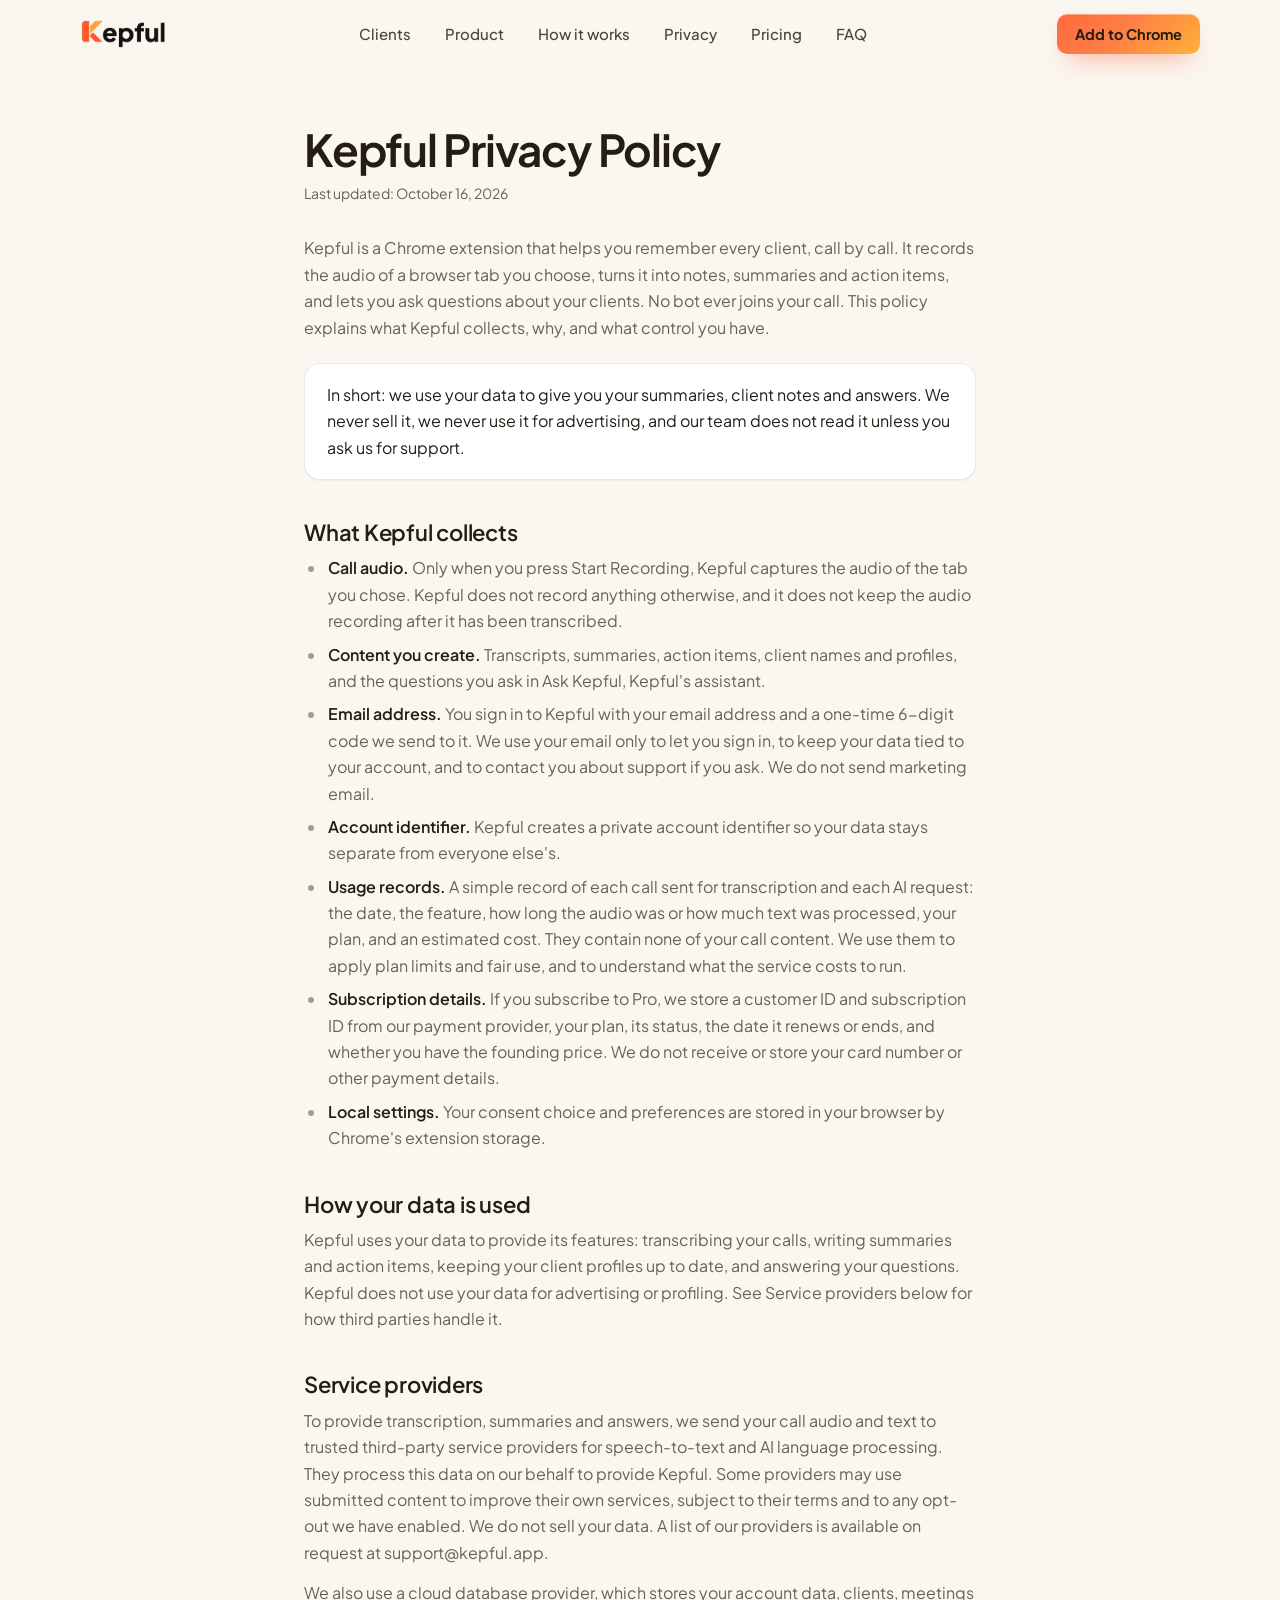
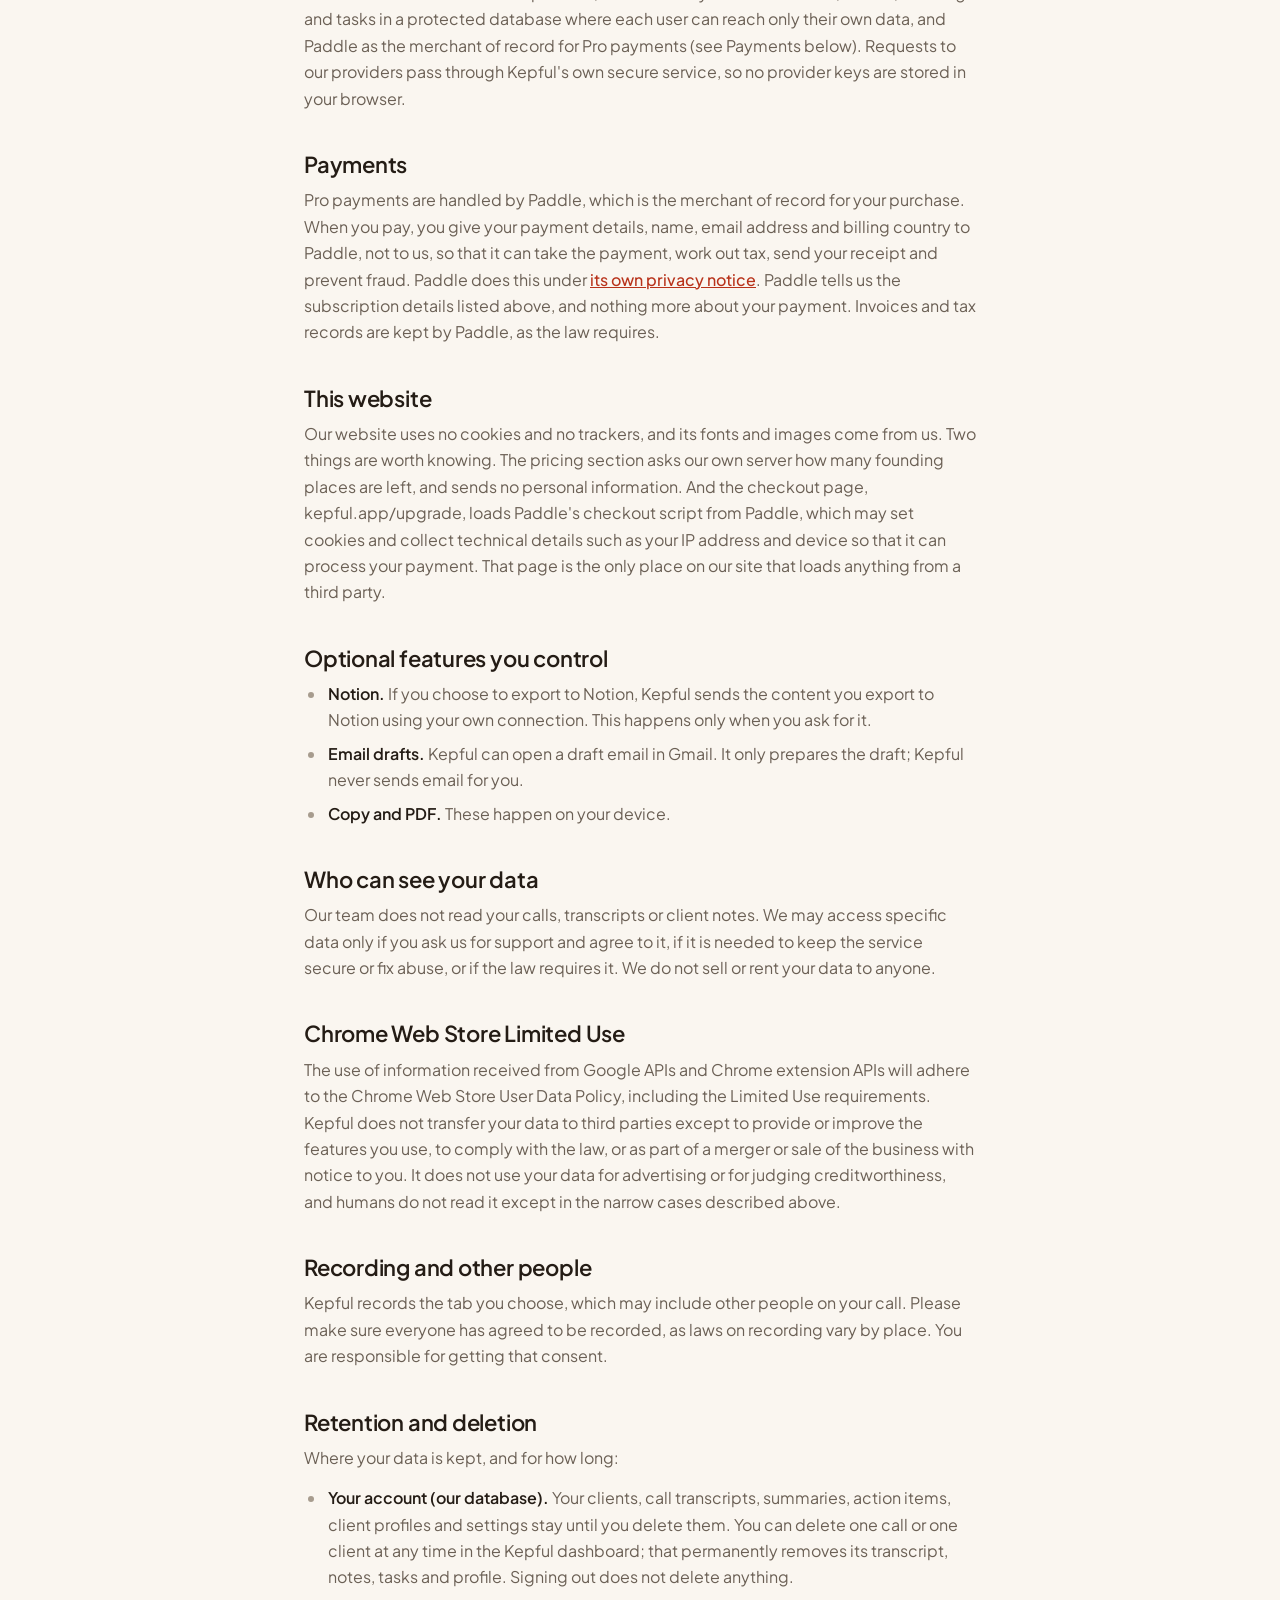
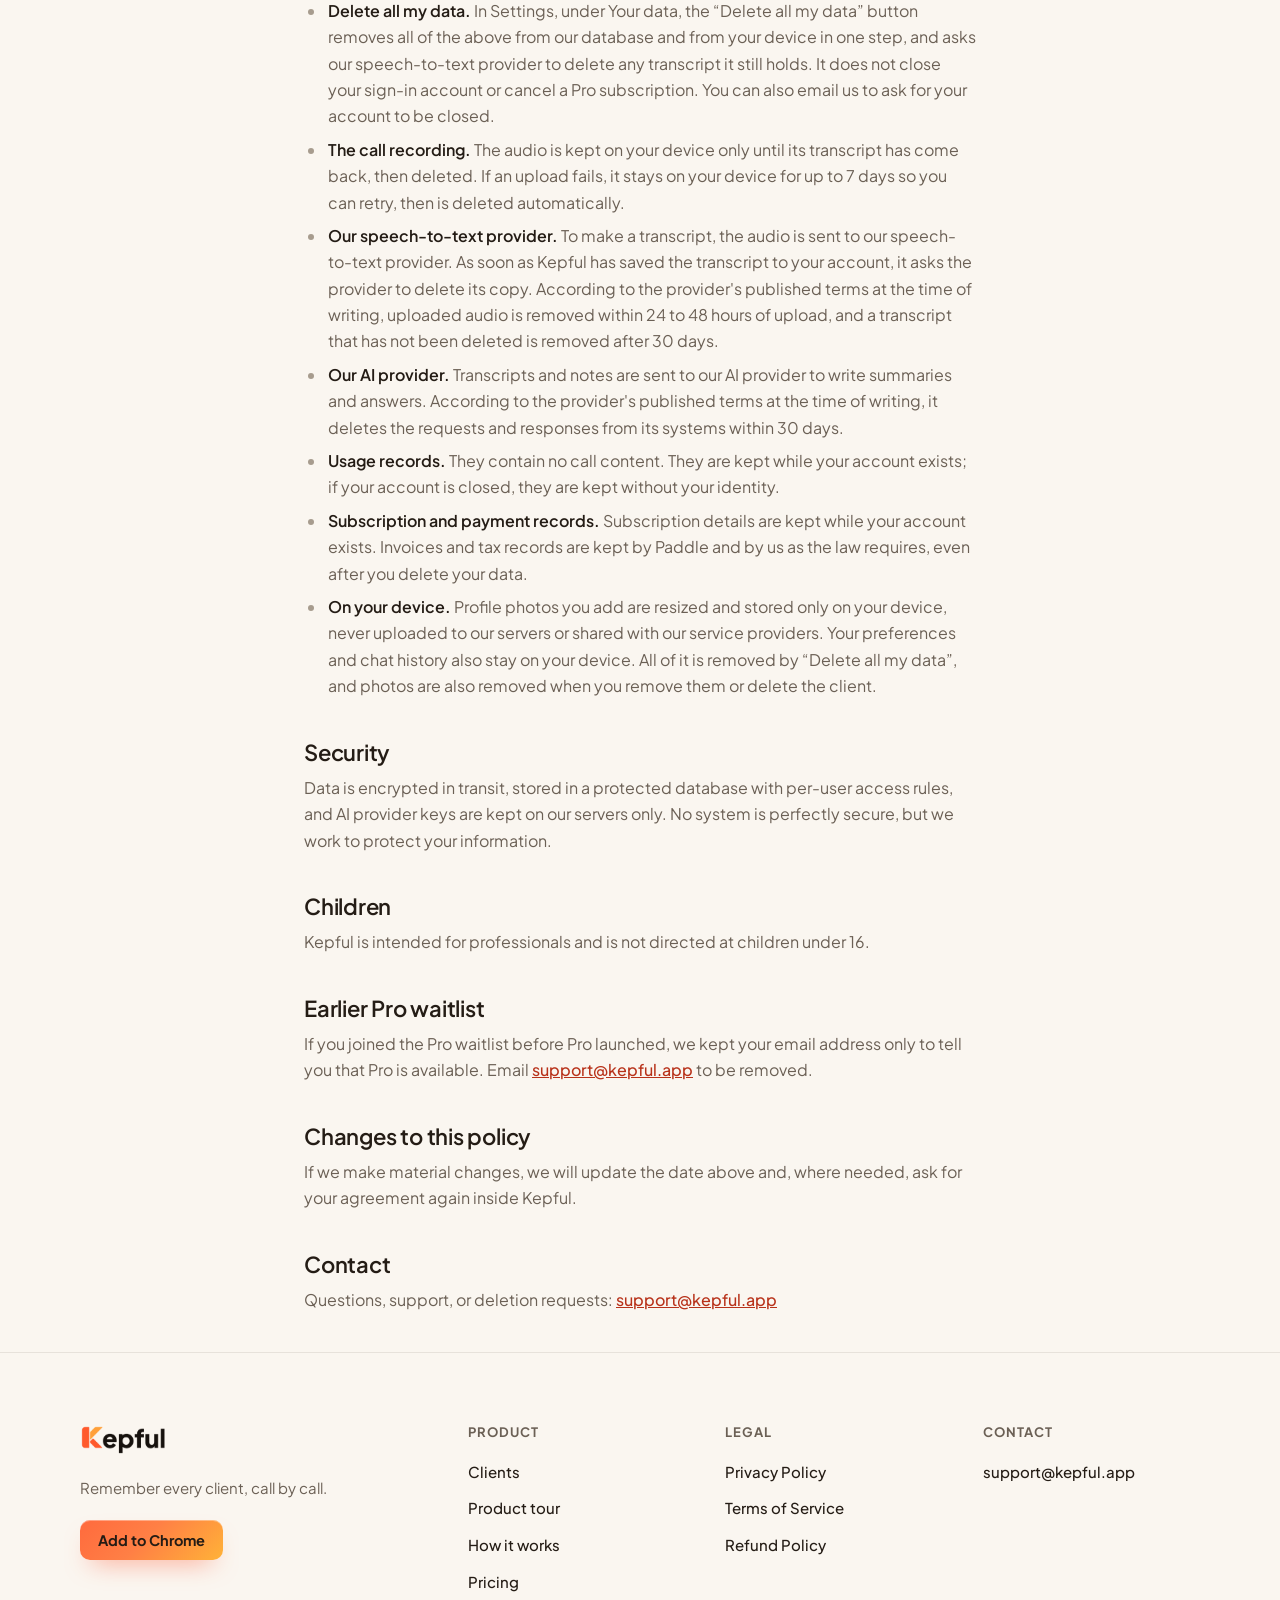
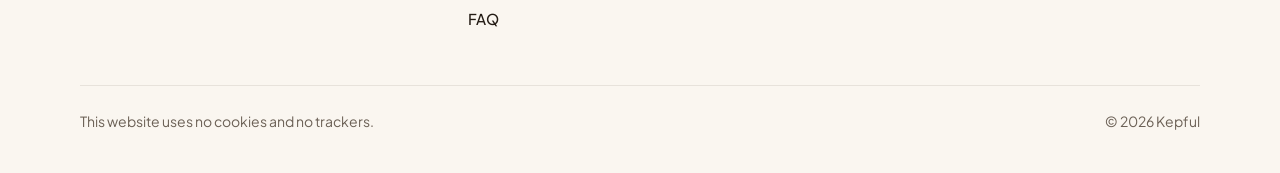
<file: privacy/index.html>
<!DOCTYPE html>
<html lang="en">
<head>
<meta charset="utf-8">
<meta name="viewport" content="width=device-width, initial-scale=1">
<title>Privacy Policy | Kepful</title>
<meta name="description" content="How Kepful handles your data: what it collects, why, who processes it, and the control you have.">
<link rel="canonical" href="https://kepful.app/privacy/">
<meta name="theme-color" content="#FAF6F0">
<link rel="icon" href="/favicon.ico?v=kepful" sizes="48x48">
<link rel="icon" type="image/png" href="/assets/img/favicon-32.png?v=kepful" sizes="32x32">
<link rel="apple-touch-icon" href="/assets/img/apple-touch-icon.png?v=kepful">
<meta property="og:type" content="website">
<meta property="og:site_name" content="Kepful">
<meta property="og:title" content="Privacy Policy | Kepful">
<meta property="og:description" content="How Kepful handles your data: what it collects, why, who processes it, and the control you have.">
<meta property="og:url" content="https://kepful.app/privacy/">
<meta property="og:image" content="https://kepful.app/assets/img/og.png?v=2">
<meta property="og:image:width" content="1200">
<meta property="og:image:height" content="630">
<meta property="og:image:alt" content="Kepful: remember every client, call by call, with a Kepful client profile for Maya Patel showing her goal, blockers, wins and action items.">
<meta name="twitter:card" content="summary_large_image">
<meta name="twitter:title" content="Privacy Policy | Kepful">
<meta name="twitter:description" content="How Kepful handles your data: what it collects, why, who processes it, and the control you have.">
<meta name="twitter:image" content="https://kepful.app/assets/img/og.png?v=2">
<link rel="preload" href="/assets/fonts/plus-jakarta-sans-latin.woff2" as="font" type="font/woff2" crossorigin>
<link rel="stylesheet" href="/assets/site.css">
<script>document.documentElement.classList.add("js")</script>
<script src="/assets/site.js" defer></script>
</head>
<body>
<a class="skip" href="#main">Skip to content</a>
<header class="nav">
  <div class="wrap nav-in">
    <a class="brand" href="/" aria-label="Kepful home"><img class="word" src="/assets/img/wordmark.png" width="88" height="30" alt="Kepful"></a>
    <nav class="nav-links" aria-label="Primary"><a href="/#clients">Clients</a><a href="/#product">Product</a><a href="/#how-it-works">How it works</a><a href="/#privacy">Privacy</a><a href="/#pricing">Pricing</a><a href="/#faq">FAQ</a></nav>
    <div class="nav-right">
      <a class="btn btn-sm" data-cta href="https://chromewebstore.google.com/detail/ikcoodldjhpklnhbcfnecjpakoodkipl" target="_blank" rel="noopener">Add to Chrome</a>
      <button class="menu-btn" id="menuBtn" type="button" aria-expanded="false" aria-controls="mobileMenu" aria-label="Menu"><svg class="i-open" viewBox="0 0 24 24" fill="none" stroke="currentColor" stroke-width="1.8" stroke-linecap="round" stroke-linejoin="round" aria-hidden="true"><path d="M4 7h16M4 12h16M4 17h16"/></svg><svg class="i-close" viewBox="0 0 24 24" fill="none" stroke="currentColor" stroke-width="1.8" stroke-linecap="round" stroke-linejoin="round" aria-hidden="true"><path d="M6 6l12 12M18 6L6 18"/></svg></button>
    </div>
  </div>
  <nav class="mobile-menu" id="mobileMenu" aria-label="Menu" hidden><a href="/#clients">Clients</a><a href="/#product">Product</a><a href="/#how-it-works">How it works</a><a href="/#privacy">Privacy</a><a href="/#pricing">Pricing</a><a href="/#faq">FAQ</a><a class="btn" data-cta href="https://chromewebstore.google.com/detail/ikcoodldjhpklnhbcfnecjpakoodkipl" target="_blank" rel="noopener">Add to Chrome</a></nav>
</header>
<main id="main">
<article class="legal">
<h1>Kepful Privacy Policy</h1>
  <div class="meta">Last updated: October 16, 2026</div>

  <p>Kepful is a Chrome extension that helps you remember every client, call by call. It records the audio of a browser tab you choose, turns it into notes, summaries and action items, and lets you ask questions about your clients. No bot ever joins your call. This policy explains what Kepful collects, why, and what control you have.</p>

  <div class="note"><p>In short: we use your data to give you your summaries, client notes and answers. We never sell it, we never use it for advertising, and our team does not read it unless you ask us for support.</p></div>

  <h2>What Kepful collects</h2>
  <ul>
    <li><strong>Call audio.</strong> Only when you press Start Recording, Kepful captures the audio of the tab you chose. Kepful does not record anything otherwise, and it does not keep the audio recording after it has been transcribed.</li>
    <li><strong>Content you create.</strong> Transcripts, summaries, action items, client names and profiles, and the questions you ask in Ask Kepful, Kepful's assistant.</li>
    <li><strong>Email address.</strong> You sign in to Kepful with your email address and a one-time 6-digit code we send to it. We use your email only to let you sign in, to keep your data tied to your account, and to contact you about support if you ask. We do not send marketing email.</li>
    <li><strong>Account identifier.</strong> Kepful creates a private account identifier so your data stays separate from everyone else's.</li>
    <li><strong>Usage records.</strong> A simple record of each call sent for transcription and each AI request: the date, the feature, how long the audio was or how much text was processed, your plan, and an estimated cost. They contain none of your call content. We use them to apply plan limits and fair use, and to understand what the service costs to run.</li>
    <li><strong>Subscription details.</strong> If you subscribe to Pro, we store a customer ID and subscription ID from our payment provider, your plan, its status, the date it renews or ends, and whether you have the founding price. We do not receive or store your card number or other payment details.</li>
    <li><strong>Local settings.</strong> Your consent choice and preferences are stored in your browser by Chrome's extension storage.</li>
  </ul>

  <h2>How your data is used</h2>
  <p>Kepful uses your data to provide its features: transcribing your calls, writing summaries and action items, keeping your client profiles up to date, and answering your questions. Kepful does not use your data for advertising or profiling. See Service providers below for how third parties handle it.</p>

  <h2>Service providers</h2>
  <p>To provide transcription, summaries and answers, we send your call audio and text to trusted third-party service providers for speech-to-text and AI language processing. They process this data on our behalf to provide Kepful. Some providers may use submitted content to improve their own services, subject to their terms and to any opt-out we have enabled. We do not sell your data. A list of our providers is available on request at support@kepful.app.</p>
  <p>We also use a cloud database provider, which stores your account data, clients, meetings and tasks in a protected database where each user can reach only their own data, and Paddle as the merchant of record for Pro payments (see Payments below). Requests to our providers pass through Kepful's own secure service, so no provider keys are stored in your browser.</p>

  <h2>Payments</h2>
  <p>Pro payments are handled by Paddle, which is the merchant of record for your purchase. When you pay, you give your payment details, name, email address and billing country to Paddle, not to us, so that it can take the payment, work out tax, send your receipt and prevent fraud. Paddle does this under <a href="https://www.paddle.com/legal/privacy" target="_blank" rel="noopener">its own privacy notice</a>. Paddle tells us the subscription details listed above, and nothing more about your payment. Invoices and tax records are kept by Paddle, as the law requires.</p>

  <h2>This website</h2>
  <p>Our website uses no cookies and no trackers, and its fonts and images come from us. Two things are worth knowing. The pricing section asks our own server how many founding places are left, and sends no personal information. And the checkout page, kepful.app/upgrade, loads Paddle's checkout script from Paddle, which may set cookies and collect technical details such as your IP address and device so that it can process your payment. That page is the only place on our site that loads anything from a third party.</p>

  <h2>Optional features you control</h2>
  <ul>
    <li><strong>Notion.</strong> If you choose to export to Notion, Kepful sends the content you export to Notion using your own connection. This happens only when you ask for it.</li>
    <li><strong>Email drafts.</strong> Kepful can open a draft email in Gmail. It only prepares the draft; Kepful never sends email for you.</li>
    <li><strong>Copy and PDF.</strong> These happen on your device.</li>
  </ul>

  <h2>Who can see your data</h2>
  <p>Our team does not read your calls, transcripts or client notes. We may access specific data only if you ask us for support and agree to it, if it is needed to keep the service secure or fix abuse, or if the law requires it. We do not sell or rent your data to anyone.</p>

  <h2>Chrome Web Store Limited Use</h2>
  <p>The use of information received from Google APIs and Chrome extension APIs will adhere to the Chrome Web Store User Data Policy, including the Limited Use requirements. Kepful does not transfer your data to third parties except to provide or improve the features you use, to comply with the law, or as part of a merger or sale of the business with notice to you. It does not use your data for advertising or for judging creditworthiness, and humans do not read it except in the narrow cases described above.</p>

  <h2>Recording and other people</h2>
  <p>Kepful records the tab you choose, which may include other people on your call. Please make sure everyone has agreed to be recorded, as laws on recording vary by place. You are responsible for getting that consent.</p>

  <h2>Retention and deletion</h2>
  <p>Where your data is kept, and for how long:</p>
  <ul>
    <li><strong>Your account (our database).</strong> Your clients, call transcripts, summaries, action items, client profiles and settings stay until you delete them. You can delete one call or one client at any time in the Kepful dashboard; that permanently removes its transcript, notes, tasks and profile. Signing out does not delete anything.</li>
    <li><strong>Delete all my data.</strong> In Settings, under Your data, the &ldquo;Delete all my data&rdquo; button removes all of the above from our database and from your device in one step, and asks our speech-to-text provider to delete any transcript it still holds. It does not close your sign-in account or cancel a Pro subscription. You can also email us to ask for your account to be closed.</li>
    <li><strong>The call recording.</strong> The audio is kept on your device only until its transcript has come back, then deleted. If an upload fails, it stays on your device for up to 7 days so you can retry, then is deleted automatically.</li>
    <li><strong>Our speech-to-text provider.</strong> To make a transcript, the audio is sent to our speech-to-text provider. As soon as Kepful has saved the transcript to your account, it asks the provider to delete its copy. According to the provider's published terms at the time of writing, uploaded audio is removed within 24 to 48 hours of upload, and a transcript that has not been deleted is removed after 30 days.</li>
    <li><strong>Our AI provider.</strong> Transcripts and notes are sent to our AI provider to write summaries and answers. According to the provider's published terms at the time of writing, it deletes the requests and responses from its systems within 30 days.</li>
    <li><strong>Usage records.</strong> They contain no call content. They are kept while your account exists; if your account is closed, they are kept without your identity.</li>
    <li><strong>Subscription and payment records.</strong> Subscription details are kept while your account exists. Invoices and tax records are kept by Paddle and by us as the law requires, even after you delete your data.</li>
    <li><strong>On your device.</strong> Profile photos you add are resized and stored only on your device, never uploaded to our servers or shared with our service providers. Your preferences and chat history also stay on your device. All of it is removed by &ldquo;Delete all my data&rdquo;, and photos are also removed when you remove them or delete the client.</li>
  </ul>

  <h2>Security</h2>
  <p>Data is encrypted in transit, stored in a protected database with per-user access rules, and AI provider keys are kept on our servers only. No system is perfectly secure, but we work to protect your information.</p>

  <h2>Children</h2>
  <p>Kepful is intended for professionals and is not directed at children under 16.</p>

  <h2>Earlier Pro waitlist</h2>
  <p>If you joined the Pro waitlist before Pro launched, we kept your email address only to tell you that Pro is available. Email <a href="mailto:support@kepful.app">support@kepful.app</a> to be removed.</p>

  <h2>Changes to this policy</h2>
  <p>If we make material changes, we will update the date above and, where needed, ask for your agreement again inside Kepful.</p>

  <h2>Contact</h2>
  <p>Questions, support, or deletion requests: <a href="mailto:support@kepful.app">support@kepful.app</a></p>
</article>
</main>
<footer class="footer">
  <div class="wrap">
    <div class="footer-grid">
      <div class="footer-brand">
        <a class="brand" href="/" aria-label="Kepful home"><img class="word" src="/assets/img/wordmark.png" width="88" height="30" alt="Kepful"></a>
        <p class="tagline">Remember every client, call by call.</p>
        <a class="btn btn-sm" data-cta href="https://chromewebstore.google.com/detail/ikcoodldjhpklnhbcfnecjpakoodkipl" target="_blank" rel="noopener">Add to Chrome</a>
      </div>
      <nav class="footer-col" aria-labelledby="f-product"><h2 id="f-product">Product</h2><a href="/#clients">Clients</a><a href="/#product">Product tour</a><a href="/#how-it-works">How it works</a><a href="/#pricing">Pricing</a><a href="/#faq">FAQ</a></nav>
      <nav class="footer-col" aria-labelledby="f-legal"><h2 id="f-legal">Legal</h2><a href="/privacy/">Privacy Policy</a><a href="/terms/">Terms of Service</a><a href="/refund/">Refund Policy</a></nav>
      <nav class="footer-col" aria-labelledby="f-contact"><h2 id="f-contact">Contact</h2><a href="mailto:support@kepful.app">support@kepful.app</a></nav>
    </div>
    <div class="footer-bottom"><span>This website uses no cookies and no trackers.</span><span>&copy; 2026 Kepful</span></div>
  </div>
</footer>
</body>
</html>
</file>
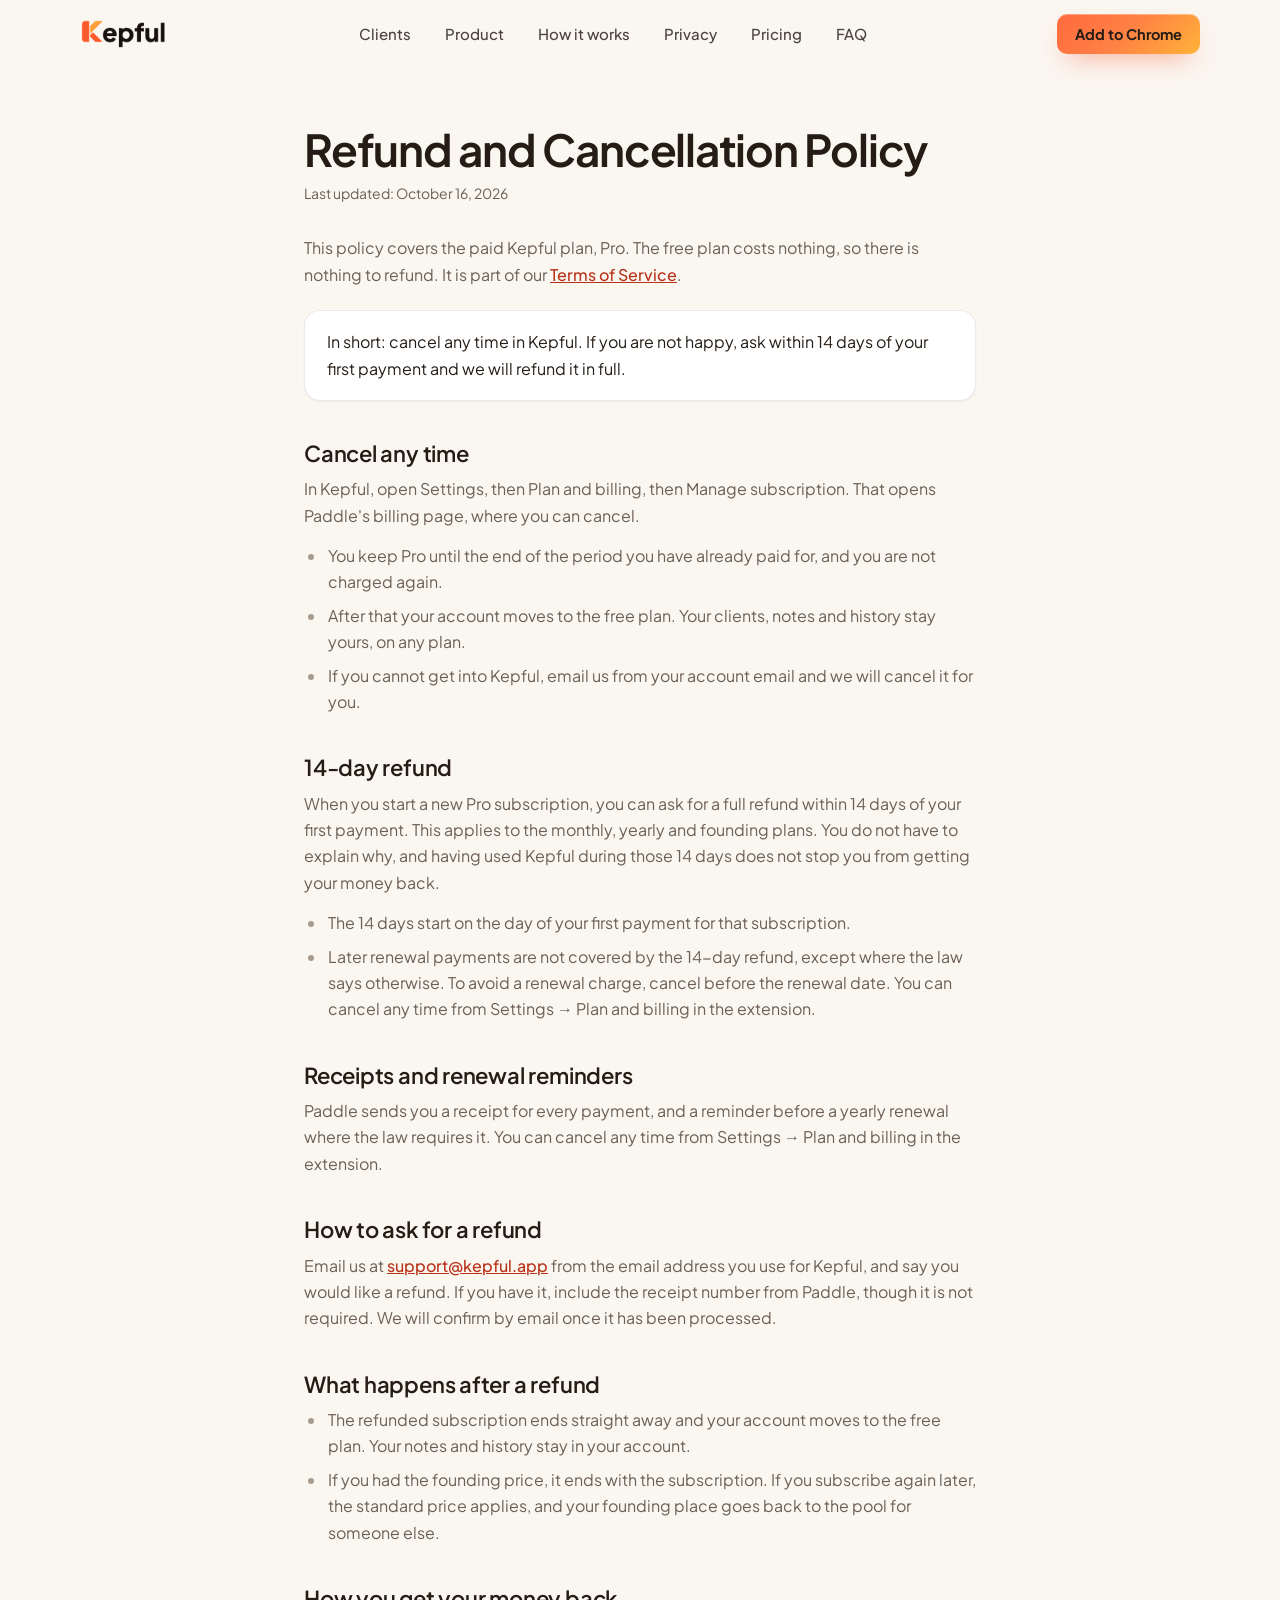
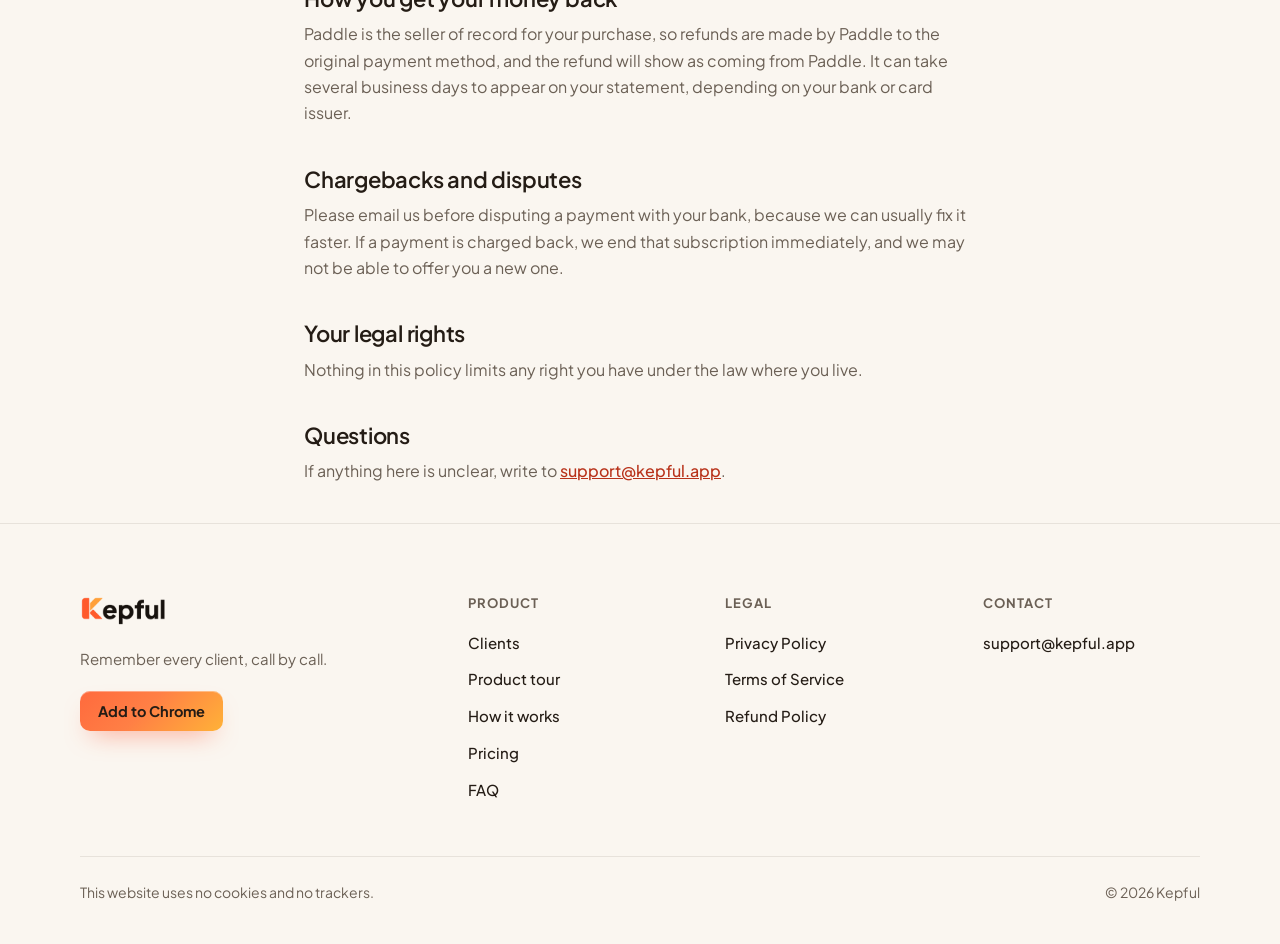
<file: refund/index.html>
<!DOCTYPE html>
<html lang="en">
<head>
<meta charset="utf-8">
<meta name="viewport" content="width=device-width, initial-scale=1">
<title>Refund and Cancellation Policy | Kepful</title>
<meta name="description" content="Cancel Kepful Pro any time, with a full refund within 14 days of your first payment.">
<link rel="canonical" href="https://kepful.app/refund/">
<meta name="theme-color" content="#FAF6F0">
<link rel="icon" href="/favicon.ico?v=kepful" sizes="48x48">
<link rel="icon" type="image/png" href="/assets/img/favicon-32.png?v=kepful" sizes="32x32">
<link rel="apple-touch-icon" href="/assets/img/apple-touch-icon.png?v=kepful">
<meta property="og:type" content="website">
<meta property="og:site_name" content="Kepful">
<meta property="og:title" content="Refund and Cancellation Policy | Kepful">
<meta property="og:description" content="Cancel Kepful Pro any time, with a full refund within 14 days of your first payment.">
<meta property="og:url" content="https://kepful.app/refund/">
<meta property="og:image" content="https://kepful.app/assets/img/og.png?v=2">
<meta property="og:image:width" content="1200">
<meta property="og:image:height" content="630">
<meta property="og:image:alt" content="Kepful: remember every client, call by call, with a Kepful client profile for Maya Patel showing her goal, blockers, wins and action items.">
<meta name="twitter:card" content="summary_large_image">
<meta name="twitter:title" content="Refund and Cancellation Policy | Kepful">
<meta name="twitter:description" content="Cancel Kepful Pro any time, with a full refund within 14 days of your first payment.">
<meta name="twitter:image" content="https://kepful.app/assets/img/og.png?v=2">
<link rel="preload" href="/assets/fonts/plus-jakarta-sans-latin.woff2" as="font" type="font/woff2" crossorigin>
<link rel="stylesheet" href="/assets/site.css">
<script>document.documentElement.classList.add("js")</script>
<script src="/assets/site.js" defer></script>
</head>
<body>
<a class="skip" href="#main">Skip to content</a>
<header class="nav">
  <div class="wrap nav-in">
    <a class="brand" href="/" aria-label="Kepful home"><img class="word" src="/assets/img/wordmark.png" width="88" height="30" alt="Kepful"></a>
    <nav class="nav-links" aria-label="Primary"><a href="/#clients">Clients</a><a href="/#product">Product</a><a href="/#how-it-works">How it works</a><a href="/#privacy">Privacy</a><a href="/#pricing">Pricing</a><a href="/#faq">FAQ</a></nav>
    <div class="nav-right">
      <a class="btn btn-sm" data-cta href="https://chromewebstore.google.com/detail/ikcoodldjhpklnhbcfnecjpakoodkipl" target="_blank" rel="noopener">Add to Chrome</a>
      <button class="menu-btn" id="menuBtn" type="button" aria-expanded="false" aria-controls="mobileMenu" aria-label="Menu"><svg class="i-open" viewBox="0 0 24 24" fill="none" stroke="currentColor" stroke-width="1.8" stroke-linecap="round" stroke-linejoin="round" aria-hidden="true"><path d="M4 7h16M4 12h16M4 17h16"/></svg><svg class="i-close" viewBox="0 0 24 24" fill="none" stroke="currentColor" stroke-width="1.8" stroke-linecap="round" stroke-linejoin="round" aria-hidden="true"><path d="M6 6l12 12M18 6L6 18"/></svg></button>
    </div>
  </div>
  <nav class="mobile-menu" id="mobileMenu" aria-label="Menu" hidden><a href="/#clients">Clients</a><a href="/#product">Product</a><a href="/#how-it-works">How it works</a><a href="/#privacy">Privacy</a><a href="/#pricing">Pricing</a><a href="/#faq">FAQ</a><a class="btn" data-cta href="https://chromewebstore.google.com/detail/ikcoodldjhpklnhbcfnecjpakoodkipl" target="_blank" rel="noopener">Add to Chrome</a></nav>
</header>
<main id="main">
<article class="legal">

  <h1>Refund and Cancellation Policy</h1>
  <div class="meta">Last updated: October 16, 2026</div>

  <p>This policy covers the paid Kepful plan, Pro. The free plan costs nothing, so there is nothing to refund. It is part of our <a href="/terms/">Terms of Service</a>.</p>

  <div class="note"><p>In short: cancel any time in Kepful. If you are not happy, ask within 14 days of your first payment and we will refund it in full.</p></div>

  <h2>Cancel any time</h2>
  <p>In Kepful, open Settings, then Plan and billing, then Manage subscription. That opens Paddle's billing page, where you can cancel.</p>
  <ul>
    <li>You keep Pro until the end of the period you have already paid for, and you are not charged again.</li>
    <li>After that your account moves to the free plan. Your clients, notes and history stay yours, on any plan.</li>
    <li>If you cannot get into Kepful, email us from your account email and we will cancel it for you.</li>
  </ul>

  <h2>14-day refund</h2>
  <p>When you start a new Pro subscription, you can ask for a full refund within 14 days of your first payment. This applies to the monthly, yearly and founding plans. You do not have to explain why, and having used Kepful during those 14 days does not stop you from getting your money back.</p>
  <ul>
    <li>The 14 days start on the day of your first payment for that subscription.</li>
    <li>Later renewal payments are not covered by the 14-day refund, except where the law says otherwise. To avoid a renewal charge, cancel before the renewal date. You can cancel any time from Settings &rarr; Plan and billing in the extension.</li>
  </ul>

  <h2>Receipts and renewal reminders</h2>
  <p>Paddle sends you a receipt for every payment, and a reminder before a yearly renewal where the law requires it. You can cancel any time from Settings &rarr; Plan and billing in the extension.</p>

  <h2>How to ask for a refund</h2>
  <p>Email us at <a href="mailto:support@kepful.app">support@kepful.app</a> from the email address you use for Kepful, and say you would like a refund. If you have it, include the receipt number from Paddle, though it is not required. We will confirm by email once it has been processed.</p>

  <h2>What happens after a refund</h2>
  <ul>
    <li>The refunded subscription ends straight away and your account moves to the free plan. Your notes and history stay in your account.</li>
    <li>If you had the founding price, it ends with the subscription. If you subscribe again later, the standard price applies, and your founding place goes back to the pool for someone else.</li>
  </ul>

  <h2>How you get your money back</h2>
  <p>Paddle is the seller of record for your purchase, so refunds are made by Paddle to the original payment method, and the refund will show as coming from Paddle. It can take several business days to appear on your statement, depending on your bank or card issuer.</p>

  <h2>Chargebacks and disputes</h2>
  <p>Please email us before disputing a payment with your bank, because we can usually fix it faster. If a payment is charged back, we end that subscription immediately, and we may not be able to offer you a new one.</p>

  <h2>Your legal rights</h2>
  <p>Nothing in this policy limits any right you have under the law where you live.</p>

  <h2>Questions</h2>
  <p>If anything here is unclear, write to <a href="mailto:support@kepful.app">support@kepful.app</a>.</p>
</article>
</main>
<footer class="footer">
  <div class="wrap">
    <div class="footer-grid">
      <div class="footer-brand">
        <a class="brand" href="/" aria-label="Kepful home"><img class="word" src="/assets/img/wordmark.png" width="88" height="30" alt="Kepful"></a>
        <p class="tagline">Remember every client, call by call.</p>
        <a class="btn btn-sm" data-cta href="https://chromewebstore.google.com/detail/ikcoodldjhpklnhbcfnecjpakoodkipl" target="_blank" rel="noopener">Add to Chrome</a>
      </div>
      <nav class="footer-col" aria-labelledby="f-product"><h2 id="f-product">Product</h2><a href="/#clients">Clients</a><a href="/#product">Product tour</a><a href="/#how-it-works">How it works</a><a href="/#pricing">Pricing</a><a href="/#faq">FAQ</a></nav>
      <nav class="footer-col" aria-labelledby="f-legal"><h2 id="f-legal">Legal</h2><a href="/privacy/">Privacy Policy</a><a href="/terms/">Terms of Service</a><a href="/refund/">Refund Policy</a></nav>
      <nav class="footer-col" aria-labelledby="f-contact"><h2 id="f-contact">Contact</h2><a href="mailto:support@kepful.app">support@kepful.app</a></nav>
    </div>
    <div class="footer-bottom"><span>This website uses no cookies and no trackers.</span><span>&copy; 2026 Kepful</span></div>
  </div>
</footer>
</body>
</html>
</file>
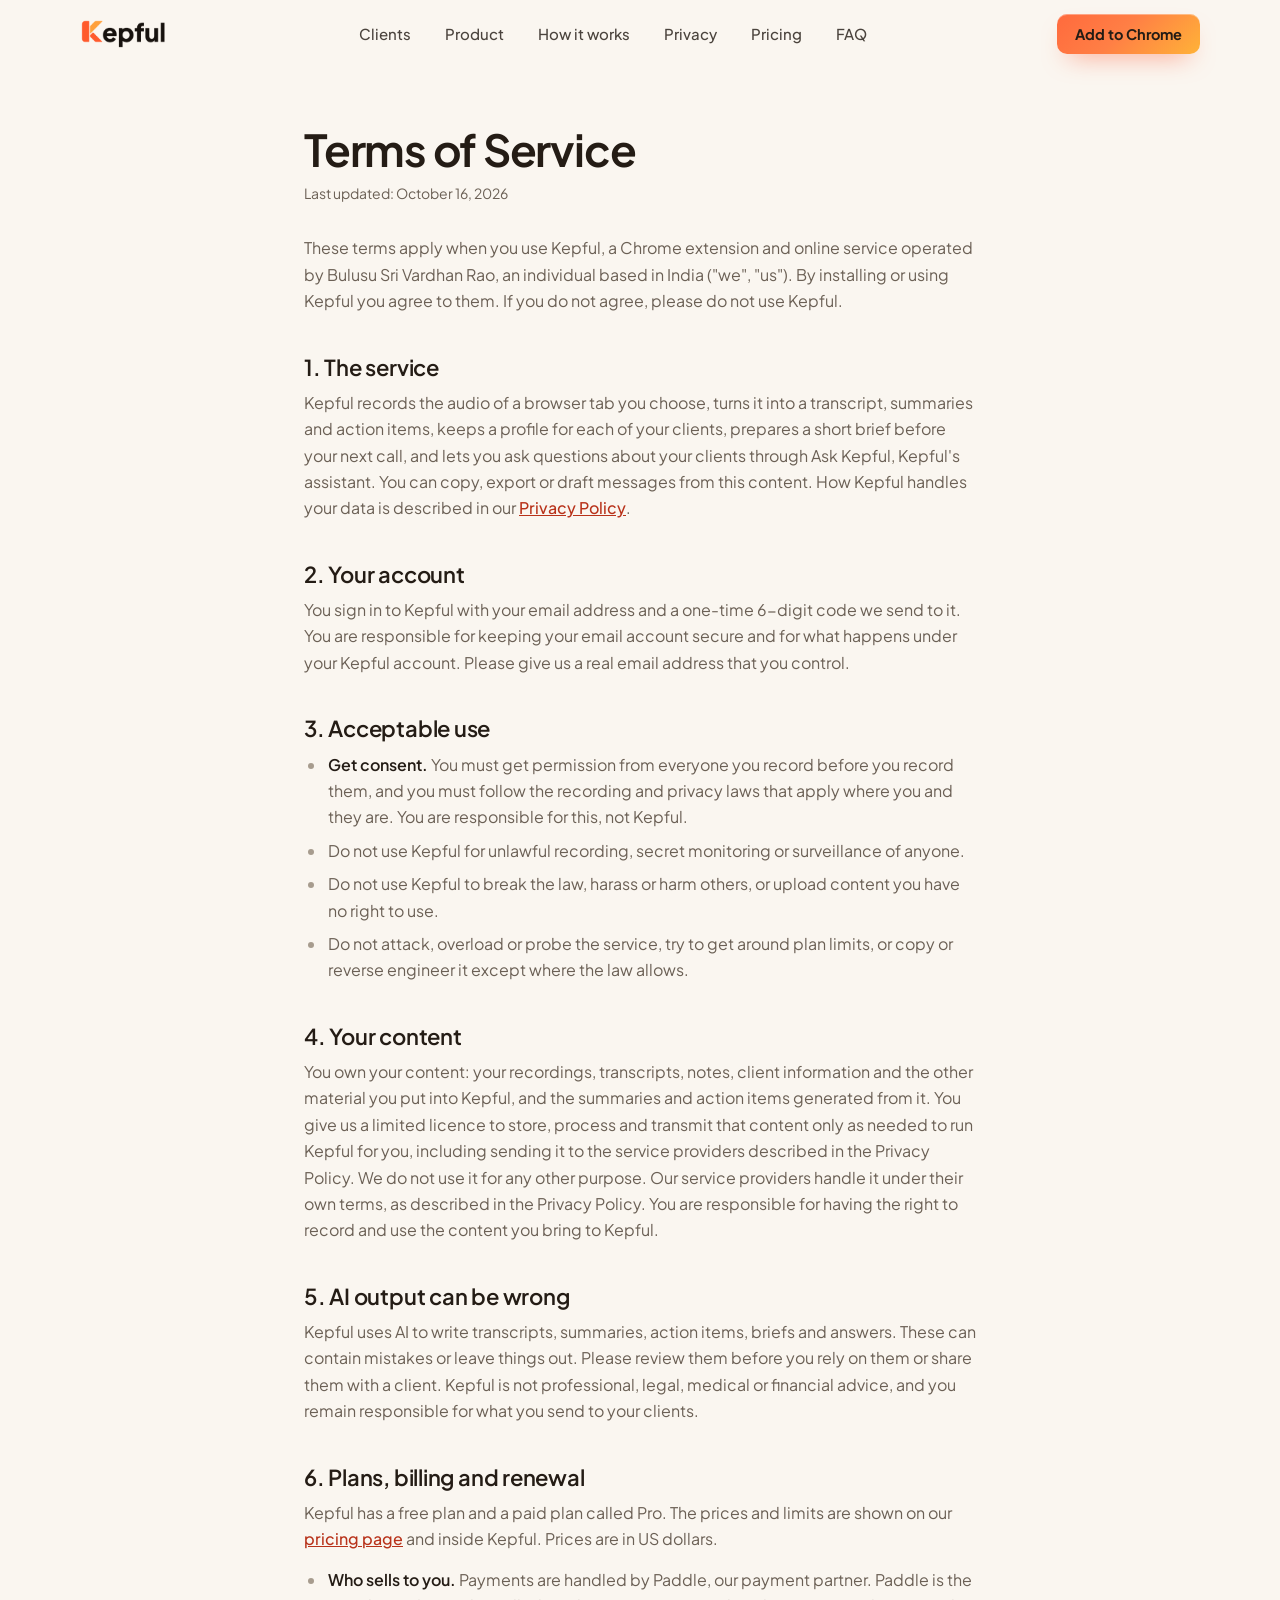
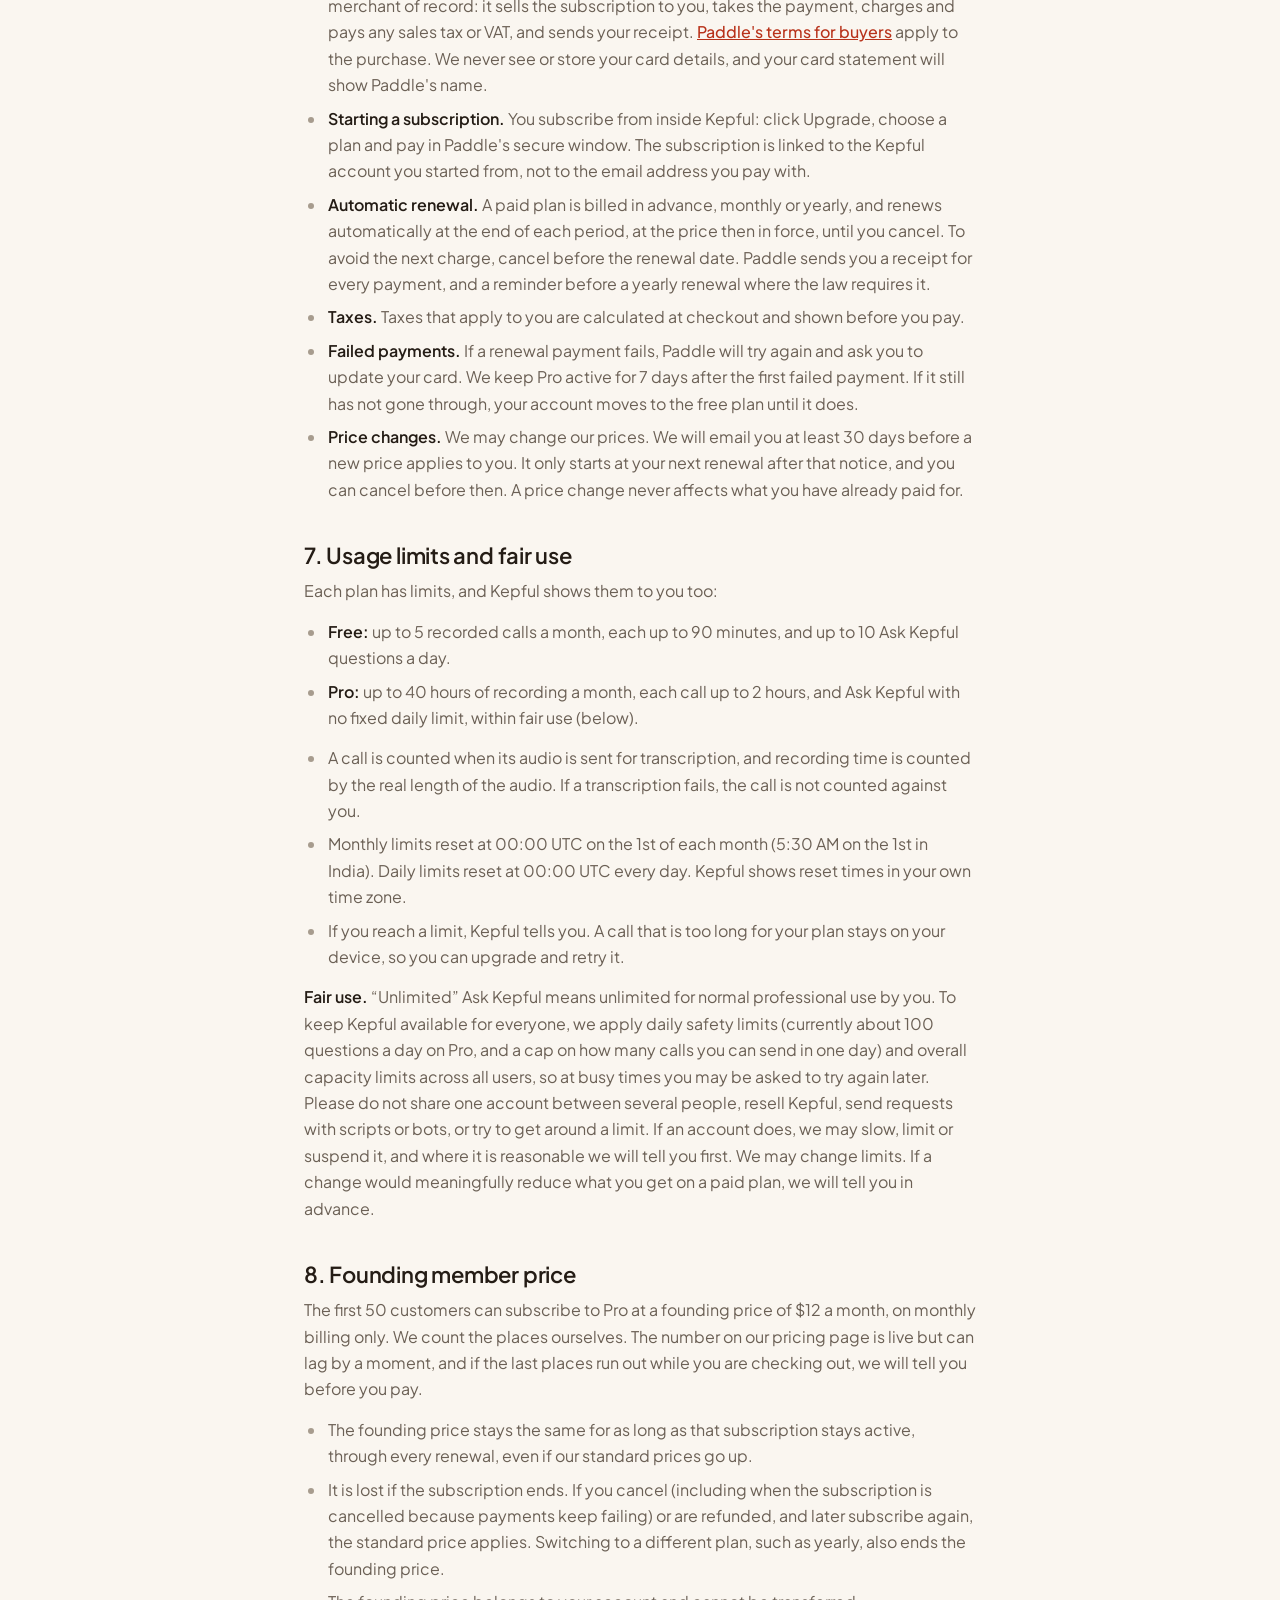
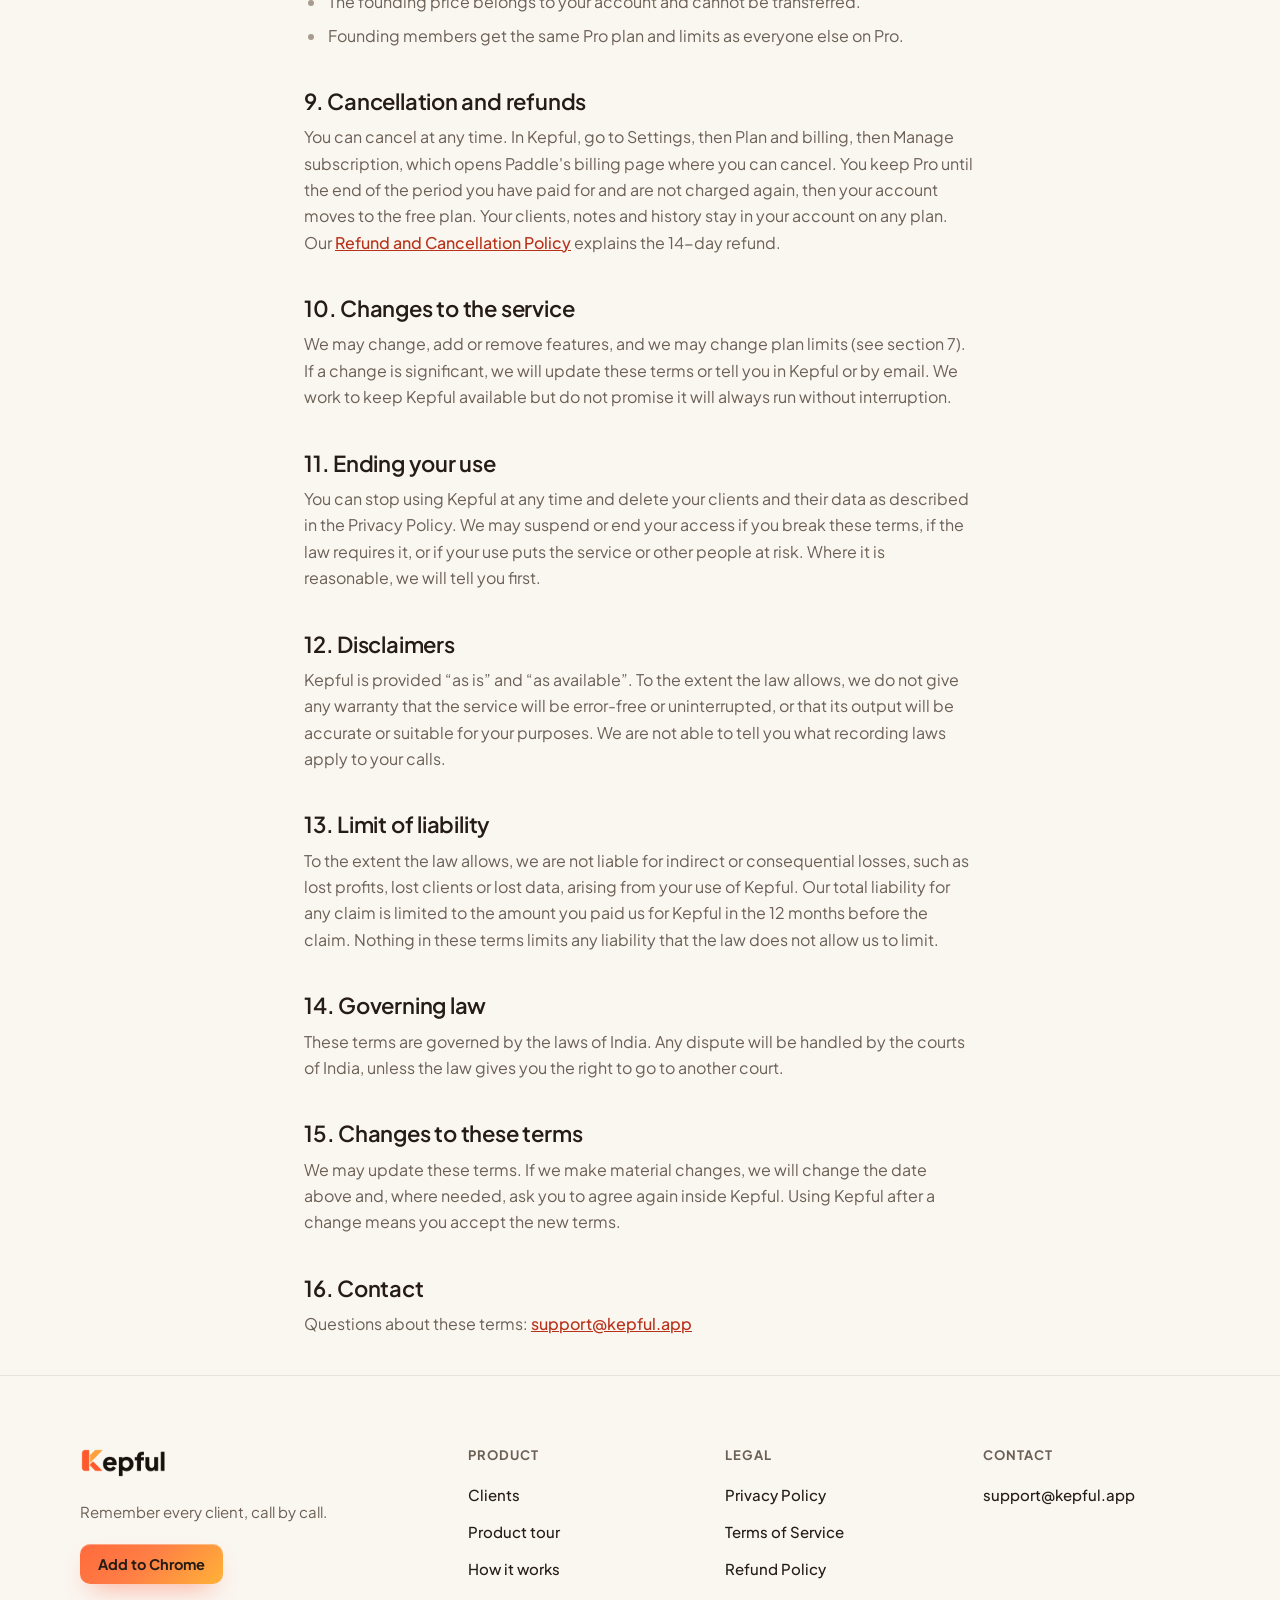
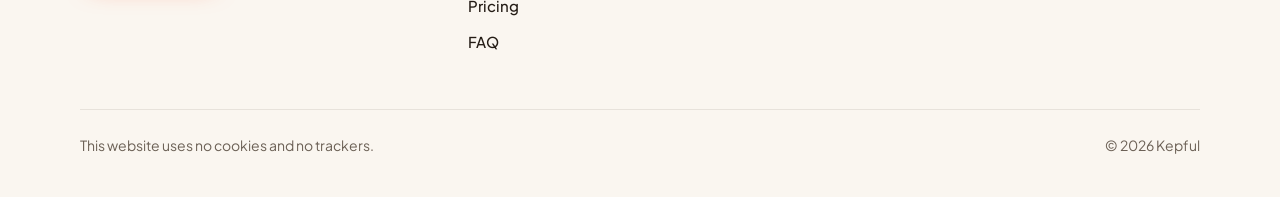
<file: terms/index.html>
<!DOCTYPE html>
<html lang="en">
<head>
<meta charset="utf-8">
<meta name="viewport" content="width=device-width, initial-scale=1">
<title>Terms of Service | Kepful</title>
<meta name="description" content="The terms for using Kepful, the Chrome extension for client calls.">
<link rel="canonical" href="https://kepful.app/terms/">
<meta name="theme-color" content="#FAF6F0">
<link rel="icon" href="/favicon.ico?v=kepful" sizes="48x48">
<link rel="icon" type="image/png" href="/assets/img/favicon-32.png?v=kepful" sizes="32x32">
<link rel="apple-touch-icon" href="/assets/img/apple-touch-icon.png?v=kepful">
<meta property="og:type" content="website">
<meta property="og:site_name" content="Kepful">
<meta property="og:title" content="Terms of Service | Kepful">
<meta property="og:description" content="The terms for using Kepful, the Chrome extension for client calls.">
<meta property="og:url" content="https://kepful.app/terms/">
<meta property="og:image" content="https://kepful.app/assets/img/og.png?v=2">
<meta property="og:image:width" content="1200">
<meta property="og:image:height" content="630">
<meta property="og:image:alt" content="Kepful: remember every client, call by call, with a Kepful client profile for Maya Patel showing her goal, blockers, wins and action items.">
<meta name="twitter:card" content="summary_large_image">
<meta name="twitter:title" content="Terms of Service | Kepful">
<meta name="twitter:description" content="The terms for using Kepful, the Chrome extension for client calls.">
<meta name="twitter:image" content="https://kepful.app/assets/img/og.png?v=2">
<link rel="preload" href="/assets/fonts/plus-jakarta-sans-latin.woff2" as="font" type="font/woff2" crossorigin>
<link rel="stylesheet" href="/assets/site.css">
<script>document.documentElement.classList.add("js")</script>
<script src="/assets/site.js" defer></script>
</head>
<body>
<a class="skip" href="#main">Skip to content</a>
<header class="nav">
  <div class="wrap nav-in">
    <a class="brand" href="/" aria-label="Kepful home"><img class="word" src="/assets/img/wordmark.png" width="88" height="30" alt="Kepful"></a>
    <nav class="nav-links" aria-label="Primary"><a href="/#clients">Clients</a><a href="/#product">Product</a><a href="/#how-it-works">How it works</a><a href="/#privacy">Privacy</a><a href="/#pricing">Pricing</a><a href="/#faq">FAQ</a></nav>
    <div class="nav-right">
      <a class="btn btn-sm" data-cta href="https://chromewebstore.google.com/detail/ikcoodldjhpklnhbcfnecjpakoodkipl" target="_blank" rel="noopener">Add to Chrome</a>
      <button class="menu-btn" id="menuBtn" type="button" aria-expanded="false" aria-controls="mobileMenu" aria-label="Menu"><svg class="i-open" viewBox="0 0 24 24" fill="none" stroke="currentColor" stroke-width="1.8" stroke-linecap="round" stroke-linejoin="round" aria-hidden="true"><path d="M4 7h16M4 12h16M4 17h16"/></svg><svg class="i-close" viewBox="0 0 24 24" fill="none" stroke="currentColor" stroke-width="1.8" stroke-linecap="round" stroke-linejoin="round" aria-hidden="true"><path d="M6 6l12 12M18 6L6 18"/></svg></button>
    </div>
  </div>
  <nav class="mobile-menu" id="mobileMenu" aria-label="Menu" hidden><a href="/#clients">Clients</a><a href="/#product">Product</a><a href="/#how-it-works">How it works</a><a href="/#privacy">Privacy</a><a href="/#pricing">Pricing</a><a href="/#faq">FAQ</a><a class="btn" data-cta href="https://chromewebstore.google.com/detail/ikcoodldjhpklnhbcfnecjpakoodkipl" target="_blank" rel="noopener">Add to Chrome</a></nav>
</header>
<main id="main">
<article class="legal">

  <h1>Terms of Service</h1>
  <div class="meta">Last updated: October 16, 2026</div>

  <p>These terms apply when you use Kepful, a Chrome extension and online service operated by Bulusu Sri Vardhan Rao, an individual based in India ("we", "us"). By installing or using Kepful you agree to them. If you do not agree, please do not use Kepful.</p>

  <h2>1. The service</h2>
  <p>Kepful records the audio of a browser tab you choose, turns it into a transcript, summaries and action items, keeps a profile for each of your clients, prepares a short brief before your next call, and lets you ask questions about your clients through Ask Kepful, Kepful's assistant. You can copy, export or draft messages from this content. How Kepful handles your data is described in our <a href="/privacy/">Privacy Policy</a>.</p>

  <h2>2. Your account</h2>
  <p>You sign in to Kepful with your email address and a one-time 6-digit code we send to it. You are responsible for keeping your email account secure and for what happens under your Kepful account. Please give us a real email address that you control.</p>

  <h2>3. Acceptable use</h2>
  <ul>
    <li><strong>Get consent.</strong> You must get permission from everyone you record before you record them, and you must follow the recording and privacy laws that apply where you and they are. You are responsible for this, not Kepful.</li>
    <li>Do not use Kepful for unlawful recording, secret monitoring or surveillance of anyone.</li>
    <li>Do not use Kepful to break the law, harass or harm others, or upload content you have no right to use.</li>
    <li>Do not attack, overload or probe the service, try to get around plan limits, or copy or reverse engineer it except where the law allows.</li>
  </ul>

  <h2>4. Your content</h2>
  <p>You own your content: your recordings, transcripts, notes, client information and the other material you put into Kepful, and the summaries and action items generated from it. You give us a limited licence to store, process and transmit that content only as needed to run Kepful for you, including sending it to the service providers described in the Privacy Policy. We do not use it for any other purpose. Our service providers handle it under their own terms, as described in the Privacy Policy. You are responsible for having the right to record and use the content you bring to Kepful.</p>

  <h2>5. AI output can be wrong</h2>
  <p>Kepful uses AI to write transcripts, summaries, action items, briefs and answers. These can contain mistakes or leave things out. Please review them before you rely on them or share them with a client. Kepful is not professional, legal, medical or financial advice, and you remain responsible for what you send to your clients.</p>

  <h2>6. Plans, billing and renewal</h2>
  <p>Kepful has a free plan and a paid plan called Pro. The prices and limits are shown on our <a href="/#pricing">pricing page</a> and inside Kepful. Prices are in US dollars.</p>
  <ul>
    <li><strong>Who sells to you.</strong> Payments are handled by Paddle, our payment partner. Paddle is the merchant of record: it sells the subscription to you, takes the payment, charges and pays any sales tax or VAT, and sends your receipt. <a href="https://www.paddle.com/legal/buyer-terms" target="_blank" rel="noopener">Paddle's terms for buyers</a> apply to the purchase. We never see or store your card details, and your card statement will show Paddle's name.</li>
    <li><strong>Starting a subscription.</strong> You subscribe from inside Kepful: click Upgrade, choose a plan and pay in Paddle's secure window. The subscription is linked to the Kepful account you started from, not to the email address you pay with.</li>
    <li><strong>Automatic renewal.</strong> A paid plan is billed in advance, monthly or yearly, and renews automatically at the end of each period, at the price then in force, until you cancel. To avoid the next charge, cancel before the renewal date. Paddle sends you a receipt for every payment, and a reminder before a yearly renewal where the law requires it.</li>
    <li><strong>Taxes.</strong> Taxes that apply to you are calculated at checkout and shown before you pay.</li>
    <li><strong>Failed payments.</strong> If a renewal payment fails, Paddle will try again and ask you to update your card. We keep Pro active for 7 days after the first failed payment. If it still has not gone through, your account moves to the free plan until it does.</li>
    <li><strong>Price changes.</strong> We may change our prices. We will email you at least 30 days before a new price applies to you. It only starts at your next renewal after that notice, and you can cancel before then. A price change never affects what you have already paid for.</li>
  </ul>

  <h2>7. Usage limits and fair use</h2>
  <p>Each plan has limits, and Kepful shows them to you too:</p>
  <ul>
    <li><strong>Free:</strong> up to 5 recorded calls a month, each up to 90 minutes, and up to 10 Ask Kepful questions a day.</li>
    <li><strong>Pro:</strong> up to 40 hours of recording a month, each call up to 2 hours, and Ask Kepful with no fixed daily limit, within fair use (below).</li>
  </ul>
  <ul>
    <li>A call is counted when its audio is sent for transcription, and recording time is counted by the real length of the audio. If a transcription fails, the call is not counted against you.</li>
    <li>Monthly limits reset at 00:00 UTC on the 1st of each month (5:30 AM on the 1st in India). Daily limits reset at 00:00 UTC every day. Kepful shows reset times in your own time zone.</li>
    <li>If you reach a limit, Kepful tells you. A call that is too long for your plan stays on your device, so you can upgrade and retry it.</li>
  </ul>
  <p><strong>Fair use.</strong> &ldquo;Unlimited&rdquo; Ask Kepful means unlimited for normal professional use by you. To keep Kepful available for everyone, we apply daily safety limits (currently about 100 questions a day on Pro, and a cap on how many calls you can send in one day) and overall capacity limits across all users, so at busy times you may be asked to try again later. Please do not share one account between several people, resell Kepful, send requests with scripts or bots, or try to get around a limit. If an account does, we may slow, limit or suspend it, and where it is reasonable we will tell you first. We may change limits. If a change would meaningfully reduce what you get on a paid plan, we will tell you in advance.</p>

  <h2>8. Founding member price</h2>
  <p>The first 50 customers can subscribe to Pro at a founding price of $12 a month, on monthly billing only. We count the places ourselves. The number on our pricing page is live but can lag by a moment, and if the last places run out while you are checking out, we will tell you before you pay.</p>
  <ul>
    <li>The founding price stays the same for as long as that subscription stays active, through every renewal, even if our standard prices go up.</li>
    <li>It is lost if the subscription ends. If you cancel (including when the subscription is cancelled because payments keep failing) or are refunded, and later subscribe again, the standard price applies. Switching to a different plan, such as yearly, also ends the founding price.</li>
    <li>The founding price belongs to your account and cannot be transferred.</li>
    <li>Founding members get the same Pro plan and limits as everyone else on Pro.</li>
  </ul>

  <h2>9. Cancellation and refunds</h2>
  <p>You can cancel at any time. In Kepful, go to Settings, then Plan and billing, then Manage subscription, which opens Paddle's billing page where you can cancel. You keep Pro until the end of the period you have paid for and are not charged again, then your account moves to the free plan. Your clients, notes and history stay in your account on any plan. Our <a href="/refund/">Refund and Cancellation Policy</a> explains the 14-day refund.</p>

  <h2>10. Changes to the service</h2>
  <p>We may change, add or remove features, and we may change plan limits (see section 7). If a change is significant, we will update these terms or tell you in Kepful or by email. We work to keep Kepful available but do not promise it will always run without interruption.</p>

  <h2>11. Ending your use</h2>
  <p>You can stop using Kepful at any time and delete your clients and their data as described in the Privacy Policy. We may suspend or end your access if you break these terms, if the law requires it, or if your use puts the service or other people at risk. Where it is reasonable, we will tell you first.</p>

  <h2>12. Disclaimers</h2>
  <p>Kepful is provided &ldquo;as is&rdquo; and &ldquo;as available&rdquo;. To the extent the law allows, we do not give any warranty that the service will be error-free or uninterrupted, or that its output will be accurate or suitable for your purposes. We are not able to tell you what recording laws apply to your calls.</p>

  <h2>13. Limit of liability</h2>
  <p>To the extent the law allows, we are not liable for indirect or consequential losses, such as lost profits, lost clients or lost data, arising from your use of Kepful. Our total liability for any claim is limited to the amount you paid us for Kepful in the 12 months before the claim. Nothing in these terms limits any liability that the law does not allow us to limit.</p>

  <h2>14. Governing law</h2>
  <p>These terms are governed by the laws of India. Any dispute will be handled by the courts of India, unless the law gives you the right to go to another court.</p>

  <h2>15. Changes to these terms</h2>
  <p>We may update these terms. If we make material changes, we will change the date above and, where needed, ask you to agree again inside Kepful. Using Kepful after a change means you accept the new terms.</p>

  <h2>16. Contact</h2>
  <p>Questions about these terms: <a href="mailto:support@kepful.app">support@kepful.app</a></p>
</article>
</main>
<footer class="footer">
  <div class="wrap">
    <div class="footer-grid">
      <div class="footer-brand">
        <a class="brand" href="/" aria-label="Kepful home"><img class="word" src="/assets/img/wordmark.png" width="88" height="30" alt="Kepful"></a>
        <p class="tagline">Remember every client, call by call.</p>
        <a class="btn btn-sm" data-cta href="https://chromewebstore.google.com/detail/ikcoodldjhpklnhbcfnecjpakoodkipl" target="_blank" rel="noopener">Add to Chrome</a>
      </div>
      <nav class="footer-col" aria-labelledby="f-product"><h2 id="f-product">Product</h2><a href="/#clients">Clients</a><a href="/#product">Product tour</a><a href="/#how-it-works">How it works</a><a href="/#pricing">Pricing</a><a href="/#faq">FAQ</a></nav>
      <nav class="footer-col" aria-labelledby="f-legal"><h2 id="f-legal">Legal</h2><a href="/privacy/">Privacy Policy</a><a href="/terms/">Terms of Service</a><a href="/refund/">Refund Policy</a></nav>
      <nav class="footer-col" aria-labelledby="f-contact"><h2 id="f-contact">Contact</h2><a href="mailto:support@kepful.app">support@kepful.app</a></nav>
    </div>
    <div class="footer-bottom"><span>This website uses no cookies and no trackers.</span><span>&copy; 2026 Kepful</span></div>
  </div>
</footer>
</body>
</html>
</file>
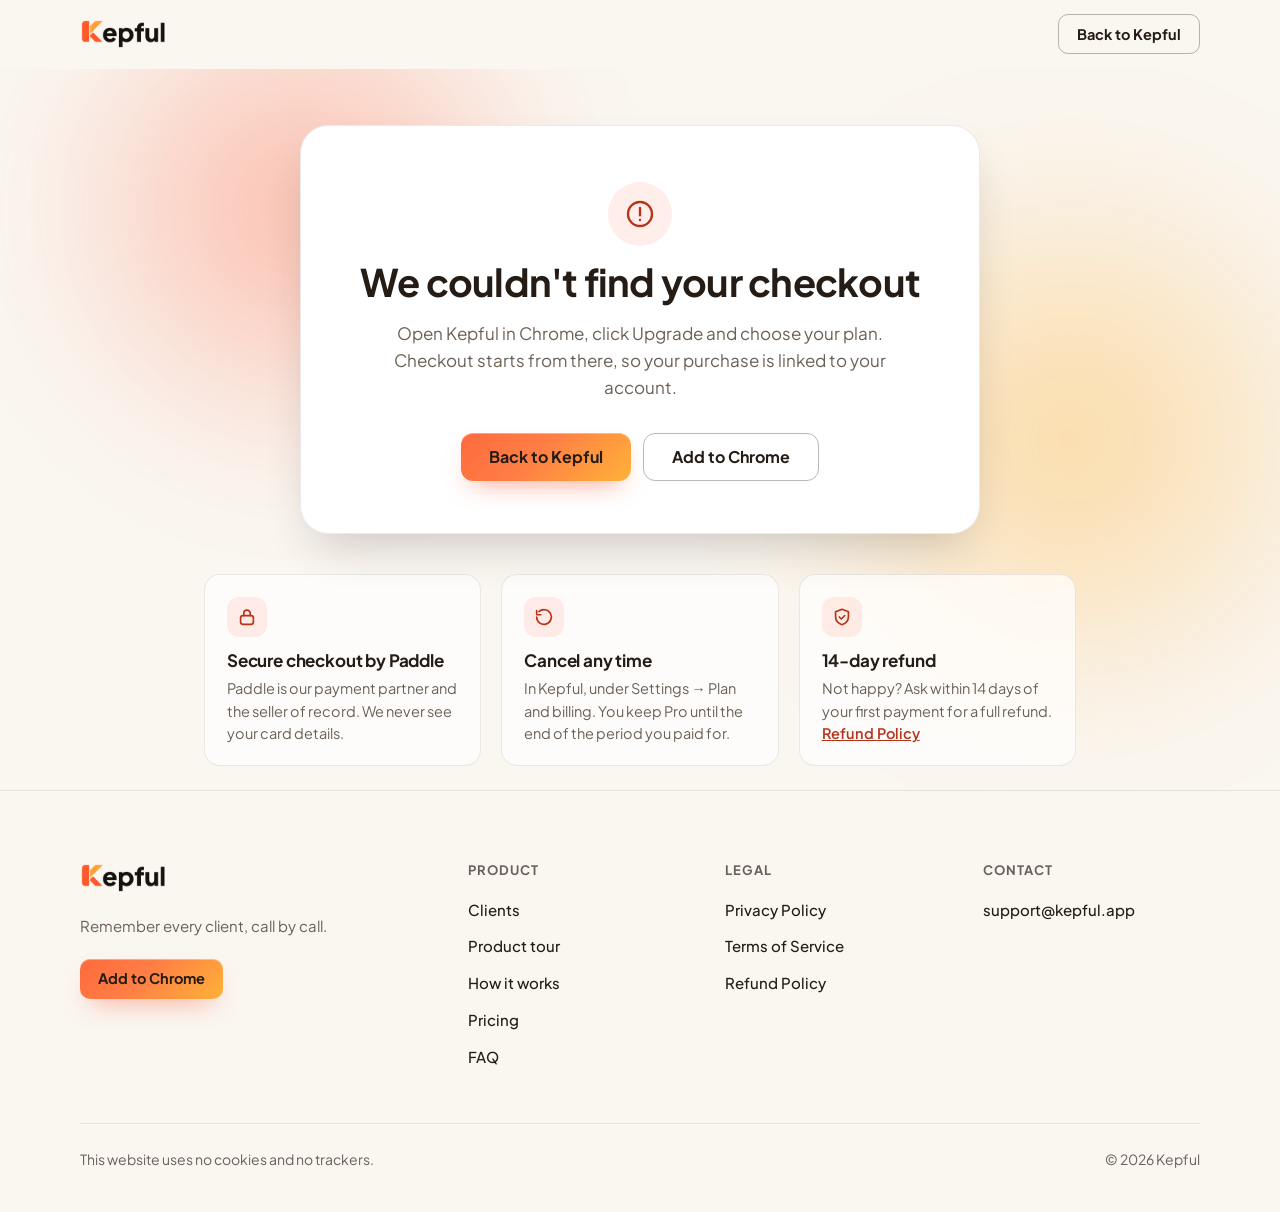
<file: upgrade/index.html>
<!DOCTYPE html>
<html lang="en">
<head>
<meta charset="utf-8">
<meta name="viewport" content="width=device-width, initial-scale=1">
<title>Upgrade to Kepful Pro | Kepful</title>
<meta name="description" content="Secure checkout for Kepful Pro.">
<meta name="robots" content="noindex, nofollow">
<meta name="theme-color" content="#FAF6F0">
<link rel="icon" href="/favicon.ico?v=kepful" sizes="48x48">
<link rel="icon" type="image/png" href="/assets/img/favicon-32.png?v=kepful" sizes="32x32">
<link rel="apple-touch-icon" href="/assets/img/apple-touch-icon.png?v=kepful">
<link rel="preload" href="/assets/fonts/plus-jakarta-sans-latin.woff2" as="font" type="font/woff2" crossorigin>
<link rel="stylesheet" href="/assets/site.css">
<link rel="stylesheet" href="/assets/upgrade.css">

<script>
/* ═══════════════════════════════════════════════════════════════════════
   PADDLE CONFIG - the only thing to change when going live.
   environment: "sandbox" while testing, "production" for real payments.
   token:       the CLIENT-SIDE token from Paddle > Developer tools >
                Authentication (sandbox tokens start with test_, live
                tokens with live_). It is public by design - it can only
                open checkouts, never read or change anything.
   ═══════════════════════════════════════════════════════════════════════ */
window.KEPFUL_PADDLE = {
  environment: "production",
  token: "live_1ad75bb6992e64734e85fd44bb8"
};
</script>
<script>document.documentElement.classList.add("js")</script>
<script src="/assets/site.js" defer></script>
</head>
<body class="upgrade">
<a class="skip" href="#main">Skip to content</a>
<header class="nav scrolled">
  <div class="wrap nav-in">
    <a class="brand" href="/" aria-label="Kepful home"><img class="word" src="/assets/img/wordmark.png" width="88" height="30" alt="Kepful"></a>
    <div class="nav-right">
      <a class="btn btn-sm btn-ghost" href="/">Back to Kepful</a>
    </div>
  </div>
</header>

<main id="main" class="up">
  <div class="glow" aria-hidden="true"><i class="g1"></i><i class="g2"></i></div>
  <div class="wrap up-wrap">

    <section class="up-card" id="checkout" data-state="loading" aria-live="polite" aria-busy="true">

      <!-- Opening the secure checkout -->
      <div class="up-state" data-for="loading">
        <div class="up-spinner" aria-hidden="true"></div>
        <span class="eyebrow">Kepful Pro</span>
        <h1 tabindex="-1">Opening your secure checkout</h1>
        <p class="up-lead">This takes a few seconds. A secure window from Paddle, our payment partner, will open on top of this page.</p>
      </div>

      <!-- The checkout is open (or was closed and can be opened again) -->
      <div class="up-state" data-for="ready" hidden>
        <span class="eyebrow">Kepful Pro</span>
        <h1 tabindex="-1">Complete your upgrade</h1>
        <p class="up-lead">Finish paying in the secure window. If it closed by accident, you can open it again, nothing has been charged yet.</p>
        <div class="up-actions">
          <button class="btn" type="button" id="upReopen">Open checkout again</button>
          <a class="btn btn-ghost" href="/">Back to Kepful</a>
        </div>
      </div>

      <!-- Something is wrong with the link, or checkout could not load -->
      <div class="up-state" data-for="error" hidden>
        <div class="up-icon" aria-hidden="true"><svg viewBox="0 0 24 24" fill="none" stroke="currentColor" stroke-width="1.8" stroke-linecap="round" stroke-linejoin="round"><circle cx="12" cy="12" r="9"/><path d="M12 7.5v5.5M12 16.4v.1"/></svg></div>
        <h1 tabindex="-1" id="upErrTitle">This checkout link has expired</h1>
        <p class="up-lead" id="upErrText">Go back to Kepful and click Upgrade again.</p>
        <div class="up-actions">
          <a class="btn" href="/" id="upErrBack">Back to Kepful</a>
          <button class="btn btn-ghost" type="button" id="upErrReload" hidden>Try again</button>
          <a class="btn btn-ghost" data-cta href="https://chromewebstore.google.com/detail/ikcoodldjhpklnhbcfnecjpakoodkipl" id="upErrAdd" hidden>Add to Chrome</a>
        </div>
      </div>

      <!-- Payment completed -->
      <div class="up-state up-success" data-for="success" hidden>
        <div class="up-check" aria-hidden="true">
          <svg viewBox="0 0 64 64" fill="none"><defs><linearGradient id="upGrad" x1="6" y1="6" x2="58" y2="58" gradientUnits="userSpaceOnUse"><stop offset="0" stop-color="#FF6A3D"/><stop offset="0.45" stop-color="#FF7F45"/><stop offset="1" stop-color="#FFB238"/></linearGradient></defs><circle class="ring" cx="32" cy="32" r="29"/><path class="tick" d="M19 33.5l9.5 9.5L45.5 24"/></svg>
        </div>
        <span class="eyebrow">Payment received</span>
        <h1 tabindex="-1">You're Pro</h1>
        <p class="up-lead">Thank you for upgrading. Go back to the Kepful extension in Chrome: the plan chip in the dashboard sidebar switches to <strong>Pro</strong> within a few seconds.</p>
        <ol class="up-steps">
          <li><span>1</span>Open Kepful from your Chrome toolbar, or open your dashboard.</li>
          <li><span>2</span>The chip in the sidebar changes from Free to Pro. If it hasn't after a minute, click the dashboard tab to refresh it.</li>
          <li><span>3</span>Manage or cancel any time in Settings &rarr; Plan and billing.</li>
        </ol>
        <p class="up-fine">A receipt from Paddle is on its way to your email.</p>
        <div class="up-actions">
          <a class="btn" href="/">Back to Kepful</a>
        </div>
      </div>

    </section>

    <ul class="up-assure" aria-label="Our promises">
      <li>
        <div class="ico" aria-hidden="true"><svg viewBox="0 0 24 24" fill="none" stroke="currentColor" stroke-width="1.8" stroke-linecap="round" stroke-linejoin="round"><rect x="5" y="10.5" width="14" height="9.5" rx="2.5"/><path d="M8.5 10.5V8a3.5 3.5 0 0 1 7 0v2.5"/></svg></div>
        <h2>Secure checkout by Paddle</h2>
        <p>Paddle is our payment partner and the seller of record. We never see your card details.</p>
      </li>
      <li>
        <div class="ico" aria-hidden="true"><svg viewBox="0 0 24 24" fill="none" stroke="currentColor" stroke-width="1.8" stroke-linecap="round" stroke-linejoin="round"><path d="M4 12a8 8 0 1 0 2.5-5.8M4 5v4.5h4.5"/></svg></div>
        <h2>Cancel any time</h2>
        <p>In Kepful, under Settings &rarr; Plan and billing. You keep Pro until the end of the period you paid for.</p>
      </li>
      <li>
        <div class="ico" aria-hidden="true"><svg viewBox="0 0 24 24" fill="none" stroke="currentColor" stroke-width="1.8" stroke-linecap="round" stroke-linejoin="round"><path d="M12 3.5l7 2.8v5.4c0 4.2-2.8 7.2-7 8.8-4.2-1.6-7-4.6-7-8.8V6.3l7-2.8z"/><path d="M9 12l2.2 2.2L15 10.4"/></svg></div>
        <h2>14-day refund</h2>
        <p>Not happy? Ask within 14 days of your first payment for a full refund. <a href="/refund/">Refund Policy</a></p>
      </li>
    </ul>
  </div>
</main>

<footer class="footer">
  <div class="wrap">
    <div class="footer-grid">
      <div class="footer-brand">
        <a class="brand" href="/" aria-label="Kepful home"><img class="word" src="/assets/img/wordmark.png" width="88" height="30" alt="Kepful"></a>
        <p class="tagline">Remember every client, call by call.</p>
        <a class="btn btn-sm" data-cta href="https://chromewebstore.google.com/detail/ikcoodldjhpklnhbcfnecjpakoodkipl" target="_blank" rel="noopener">Add to Chrome</a>
      </div>
      <nav class="footer-col" aria-labelledby="f-product"><h2 id="f-product">Product</h2><a href="/#clients">Clients</a><a href="/#product">Product tour</a><a href="/#how-it-works">How it works</a><a href="/#pricing">Pricing</a><a href="/#faq">FAQ</a></nav>
      <nav class="footer-col" aria-labelledby="f-legal"><h2 id="f-legal">Legal</h2><a href="/privacy/">Privacy Policy</a><a href="/terms/">Terms of Service</a><a href="/refund/">Refund Policy</a></nav>
      <nav class="footer-col" aria-labelledby="f-contact"><h2 id="f-contact">Contact</h2><a href="mailto:support@kepful.app">support@kepful.app</a></nav>
    </div>
    <div class="footer-bottom"><span>This website uses no cookies and no trackers.</span><span>&copy; 2026 Kepful</span></div>
  </div>
</footer>

<script>
(function () {
  "use strict";

  var CONFIG = window.KEPFUL_PADDLE || {};
  var PADDLE_SRC = "https://cdn.paddle.com/paddle/v2/paddle.js";
  var TXN_PATTERN = /^txn_[0-9a-z]{20,40}$/;
  var PAID_KEY = "kepfulCheckoutPaid"; // tab-only flag so a reload after paying still shows "You're Pro"

  var card = document.getElementById("checkout");
  var panels = card.querySelectorAll(".up-state");
  var errTitle = document.getElementById("upErrTitle");
  var errText = document.getElementById("upErrText");
  var errReload = document.getElementById("upErrReload");
  var errAdd = document.getElementById("upErrAdd");
  var reopen = document.getElementById("upReopen");

  var txnId = null;
  var state = "loading";
  var completed = false;
  var watchdog = null;

  // Messages. The "expired" wording is what people see for any dead link.
  var ERRORS = {
    missing: {
      title: "We couldn't find your checkout",
      text: "Open Kepful in Chrome, click Upgrade and choose your plan. Checkout starts from there, so your purchase is linked to your account.",
      add: true
    },
    invalid: {
      title: "This checkout link isn't valid",
      text: "Go back to Kepful and click Upgrade again."
    },
    expired: {
      title: "This checkout link has expired",
      text: "Go back to Kepful and click Upgrade again."
    },
    script: {
      title: "We couldn't load the secure checkout",
      text: "Please check your connection, and if you use an ad or content blocker, allow this page. Then try again.",
      reload: true
    }
  };

  function show(next) {
    state = next;
    card.setAttribute("data-state", next);
    card.setAttribute("aria-busy", next === "loading" ? "true" : "false");
    panels.forEach(function (p) { p.hidden = p.getAttribute("data-for") !== next; });
    var heading = card.querySelector('.up-state[data-for="' + next + '"] h1');
    if (heading && next !== "loading") heading.focus({ preventScroll: true });
  }

  function fail(kind) {
    var e = ERRORS[kind] || ERRORS.expired;
    errTitle.textContent = e.title;
    errText.textContent = e.text;
    errReload.hidden = !e.reload;
    errAdd.hidden = !e.add;
    clearTimeout(watchdog);
    show("error");
  }

  function paid() {
    completed = true;
    clearTimeout(watchdog);
    try { sessionStorage.setItem(PAID_KEY, "1"); } catch (e) { /* storage may be blocked */ }
    // Take the transaction id out of the address bar so a reload cannot reopen a finished checkout.
    try { history.replaceState(null, "", location.pathname); } catch (e) { /* ignore */ }
    show("success");
  }

  function openCheckout() {
    if (!window.Paddle || !txnId) return;
    try {
      window.Paddle.Checkout.open({ transactionId: txnId, settings: { displayMode: "overlay", theme: "light", locale: "en" } });
    } catch (e) {
      fail("expired");
    }
  }

  function onPaddleEvent(event) {
    var name = event && event.name;
    if (name === "checkout.loaded") {
      clearTimeout(watchdog);
      if (!completed) show("ready");
    } else if (name === "checkout.completed") {
      paid();
    } else if (name === "checkout.closed") {
      if (!completed && state !== "error") show("ready");
    } else if (name === "checkout.error") {
      if (!completed) fail("expired");
    }
  }

  function loadPaddle() {
    return new Promise(function (resolve, reject) {
      if (window.Paddle) { resolve(); return; }
      var s = document.createElement("script");
      var timer = setTimeout(function () { reject(new Error("timeout")); }, 15000);
      s.src = PADDLE_SRC;
      s.async = true;
      s.onload = function () { clearTimeout(timer); window.Paddle ? resolve() : reject(new Error("no Paddle")); };
      s.onerror = function () { clearTimeout(timer); reject(new Error("load failed")); };
      document.head.appendChild(s);
    });
  }

  function start() {
    var id = null;
    try { id = new URLSearchParams(location.search).get("_ptxn"); } catch (e) { id = null; }

    if (!id) {
      var wasPaid = false;
      try { wasPaid = sessionStorage.getItem(PAID_KEY) === "1"; } catch (e) { wasPaid = false; }
      if (wasPaid) { completed = true; show("success"); } else { fail("missing"); }
      return;
    }
    if (!TXN_PATTERN.test(id)) { fail("invalid"); return; }
    txnId = id;

    show("loading");
    loadPaddle().then(function () {
      // Paddle.js opens the checkout by itself when the address has ?_ptxn=...
      // (this page is the default payment link). The watchdog below opens it
      // explicitly if nothing has loaded after a few seconds.
      if (CONFIG.environment !== "production") window.Paddle.Environment.set("sandbox");
      window.Paddle.Initialize({
        token: CONFIG.token,
        eventCallback: onPaddleEvent,
        checkout: { settings: { displayMode: "overlay", theme: "light", locale: "en" } }
      });
      watchdog = setTimeout(function () { if (state === "loading") openCheckout(); }, 3500);
      // If even that produces nothing, say so rather than spin forever.
      setTimeout(function () { if (state === "loading") fail("expired"); }, 20000);
    }).catch(function () { fail("script"); });
  }

  reopen.addEventListener("click", openCheckout);
  errReload.addEventListener("click", function () { location.reload(); });

  start();
})();
</script>
</body>
</html>
</file>
<file: assets/site.css>
/* Kepful website. Design tokens are copied from the Kepful extension
   (page.css / welcome.css). Plus Jakarta Sans is self-hosted. */
@font-face {
  font-family: "Plus Jakarta Sans";
  font-style: normal;
  font-weight: 400 800;
  font-display: swap;
  src: url("/assets/fonts/plus-jakarta-sans-latin.woff2") format("woff2");
}

:root {
  --bg: #FAF6F0;
  --bg-alt: #F4EDE3;
  --surface: #FFFFFF;
  --surface-hover: #FFF7ED;
  --text: #241C15;
  --text-muted: #7A6F63;
  --text-faint: #A79C8E;
  --border: rgba(41, 30, 20, 0.09);
  --border-strong: rgba(41, 30, 20, 0.18);

  --accent: #FF5A36;
  --accent-2: #FFB238;
  --accent-gradient: linear-gradient(135deg, #FF6A3D 0%, #FF7F45 45%, #FFB238 100%);
  --accent-soft: rgba(255, 90, 54, 0.10);
  --accent-soft-strong: rgba(255, 90, 54, 0.20);
  /* Darker coral for small text and links on ivory (AA contrast). */
  --accent-ink: #B8321A;

  --shadow-sm: 0 1px 2px rgba(36, 28, 21, 0.05);
  --shadow-md: 0 10px 28px -10px rgba(36, 28, 21, 0.16);
  --shadow-lg: 0 22px 48px -16px rgba(36, 28, 21, 0.24);

  --radius-sm: 10px;
  --radius-md: 16px;
  --radius-lg: 22px;
  --radius-xl: 28px;

  --font: "Plus Jakarta Sans", -apple-system, BlinkMacSystemFont, "Segoe UI", Roboto, sans-serif;
  --ease: cubic-bezier(0.2, 0.8, 0.2, 1);
  --wrap: 1120px;
  --nav-h: 68px;
}

* { box-sizing: border-box; }
[hidden] { display: none !important; }

html { scroll-behavior: smooth; scroll-padding-top: 84px; -webkit-text-size-adjust: 100%; }
body {
  margin: 0;
  background: var(--bg);
  color: var(--text);
  font-family: var(--font);
  font-size: 17px;
  line-height: 1.65;
  -webkit-font-smoothing: antialiased;
  overflow-x: hidden;
}
img { display: block; max-width: 100%; height: auto; }
a { color: inherit; }
h1, h2, h3, p, ul, ol { margin: 0; }
ul, ol { padding: 0; list-style: none; }

:focus-visible { outline: 3px solid var(--accent-ink); outline-offset: 3px; border-radius: 6px; }

.skip {
  position: absolute; left: 16px; top: -60px; z-index: 100;
  padding: 10px 16px; background: var(--text); color: #fff; border-radius: var(--radius-sm);
  font-weight: 600; text-decoration: none;
}
.skip:focus { top: 12px; }

.wrap { width: 100%; max-width: calc(var(--wrap) + 48px); margin: 0 auto; padding: 0 24px; }

/* ── Buttons ─────────────────────────────────────────────────────────── */
.btn {
  display: inline-flex; align-items: center; justify-content: center;
  height: 48px; padding: 0 28px;
  font-family: inherit; font-size: 16px; font-weight: 700; line-height: 1; white-space: nowrap;
  color: var(--text); text-decoration: none;
  background: var(--accent-gradient);
  border: 0; border-radius: 12px; cursor: pointer;
  box-shadow: 0 12px 26px -12px rgba(255, 90, 54, 0.65), inset 0 1px 0 rgba(255, 255, 255, 0.35);
  transition: transform 0.18s var(--ease), box-shadow 0.18s var(--ease), filter 0.18s var(--ease);
}
.btn:hover { transform: translateY(-1px); filter: saturate(1.08) brightness(1.03); box-shadow: 0 16px 30px -12px rgba(255, 90, 54, 0.7), inset 0 1px 0 rgba(255, 255, 255, 0.35); }
.btn:active { transform: translateY(0); }
.btn-sm { height: 40px; padding: 0 18px; font-size: 14.5px; border-radius: 10px; }
.btn-block { width: 100%; }
.btn-ghost {
  background: var(--surface); color: var(--text); box-shadow: var(--shadow-sm);
  border: 1px solid var(--border-strong);
}
.btn-ghost:hover { background: var(--surface-hover); filter: none; box-shadow: var(--shadow-md); }
.text-link { font-weight: 600; font-size: 16px; color: var(--text); text-decoration: underline; text-decoration-color: var(--accent); text-decoration-thickness: 2px; text-underline-offset: 5px; }
.text-link:hover { color: var(--accent-ink); }
.cta-row { display: flex; justify-content: center; margin-top: 56px; }

/* ── Nav ─────────────────────────────────────────────────────────────── */
.nav { position: sticky; top: 0; z-index: 50; background: transparent; border-bottom: 1px solid transparent; transition: background-color 0.25s, border-color 0.25s, backdrop-filter 0.25s; }
.nav.scrolled { background: rgba(250, 246, 240, 0.82); -webkit-backdrop-filter: saturate(1.4) blur(14px); backdrop-filter: saturate(1.4) blur(14px); border-bottom-color: var(--border); }
.nav-in { height: var(--nav-h); display: flex; align-items: center; justify-content: space-between; gap: 16px; }
.brand { display: inline-flex; align-items: center; gap: 8px; text-decoration: none; border-radius: 8px; }
.brand .word { width: 88px; height: 30px; }
.nav-links { display: flex; gap: 6px; }
.nav-links a { padding: 8px 14px; font-size: 15px; font-weight: 500; color: var(--text); text-decoration: none; border-radius: 8px; opacity: 0.8; }
.nav-links a:hover { opacity: 1; background: var(--accent-soft); }
.nav-right { display: flex; align-items: center; gap: 8px; }
.menu-btn { display: none; width: 44px; height: 44px; align-items: center; justify-content: center; background: transparent; border: 1px solid var(--border-strong); border-radius: 10px; color: var(--text); cursor: pointer; }
.mobile-menu { padding: 8px 16px 16px; background: rgba(250, 246, 240, 0.97); border-bottom: 1px solid var(--border); }
.mobile-menu a { display: block; padding: 14px 8px; font-size: 17px; font-weight: 500; text-decoration: none; border-bottom: 1px solid var(--border); }
.mobile-menu a:last-child { border-bottom: 0; }

/* ── Sections ────────────────────────────────────────────────────────── */
.section { padding: 60px 0; }
.section-head { max-width: 720px; margin: 0 auto 56px; text-align: center; }
h1 { font-size: 68px; font-weight: 600; line-height: 1.07; letter-spacing: -0.02em; }
h2 { font-size: 40px; font-weight: 600; line-height: 1.15; letter-spacing: -0.02em; text-wrap: balance; }
h3 { font-size: 20px; font-weight: 600; line-height: 1.3; letter-spacing: -0.01em; }
.lead { margin-top: 20px; font-size: 17px; color: var(--text-muted); max-width: 640px; }
.section-head .lead { margin-left: auto; margin-right: auto; }
.muted { color: var(--text-muted); }

/* ── Hero ────────────────────────────────────────────────────────────── */
.hero { position: relative; padding: 72px 0 40px; text-align: center; }
.glow { position: absolute; inset: 0 0 auto 0; height: 1000px; overflow: hidden; z-index: -1; pointer-events: none; }
.glow i { position: absolute; border-radius: 50%; filter: blur(56px); }
.glow .g1 { top: -140px; left: 50%; margin-left: -620px; width: 560px; height: 560px; background: radial-gradient(circle, rgba(255, 90, 54, 0.38) 0%, transparent 70%); }
.glow .g2 { top: 60px; left: 50%; margin-left: 120px; width: 620px; height: 620px; background: radial-gradient(circle, rgba(255, 178, 56, 0.42) 0%, transparent 70%); }
.glow .g3 { top: 520px; left: 50%; margin-left: -300px; width: 600px; height: 420px; background: radial-gradient(circle, rgba(255, 140, 70, 0.20) 0%, transparent 70%); }
.eyebrow {
  display: inline-flex; align-items: center; gap: 9px; margin-bottom: 28px; padding: 7px 16px 7px 12px;
  font-size: 14px; font-weight: 600; color: var(--text);
  background: rgba(255, 255, 255, 0.8); border: 1px solid var(--border); border-radius: 999px; box-shadow: var(--shadow-sm);
}
.eyebrow::before { content: ""; width: 8px; height: 8px; border-radius: 50%; background: var(--accent-gradient); }
.hero h1 { max-width: 900px; margin: 0 auto; text-wrap: balance; }
.hero .lead { margin: 26px auto 0; font-size: 18px; max-width: 660px; }
.hero .for { margin-top: 18px; font-size: 15px; font-weight: 600; color: var(--text); }
.hero-actions { display: flex; align-items: center; justify-content: center; gap: 28px; flex-wrap: wrap; margin-top: 36px; }
.facts { display: flex; justify-content: center; flex-wrap: wrap; gap: 8px 28px; margin-top: 36px; font-size: 14.5px; color: var(--text-muted); }
.facts li { position: relative; }
.facts li + li::before { content: ""; position: absolute; left: -15px; top: 50%; width: 3px; height: 3px; margin-top: -1.5px; border-radius: 50%; background: var(--text-faint); }
.hero-shot { margin: 52px auto 0; width: 420px; max-width: 100%; }

/* ── Window frame ────────────────────────────────────────────────────── */
.frame {
  background: var(--surface); border: 1px solid var(--border-strong); border-radius: 16px; overflow: hidden;
  box-shadow: 0 1px 2px rgba(36, 28, 21, 0.06), 0 8px 20px -8px rgba(36, 28, 21, 0.14), 0 36px 70px -28px rgba(36, 28, 21, 0.32);
}
.frame .bar { display: flex; gap: 6px; height: 28px; padding: 0 14px; align-items: center; background: #F6F1E9; border-bottom: 1px solid var(--border); }
.frame .bar i { width: 9px; height: 9px; border-radius: 50%; background: rgba(41, 30, 20, 0.16); }
.frame img { width: 100%; height: auto; }
.frame-popup { border-radius: 22px; }

/* ── See it ──────────────────────────────────────────────────────────── */
.shots-main { max-width: var(--wrap); margin: 0 auto; }
.feature-row { display: grid; grid-template-columns: 2fr 3fr; align-items: center; gap: 64px; max-width: var(--wrap); margin: 96px auto 0; }
.feature-row.flip { grid-template-columns: 3fr 2fr; }
.fr-text h3 { font-size: 32px; line-height: 1.2; letter-spacing: -0.02em; }
.fr-text p { margin-top: 16px; max-width: 420px; color: var(--text-muted); }
.fr-img { min-width: 0; }

/* ── Problem ─────────────────────────────────────────────────────────── */
.problem { text-align: center; }
.problem .body { max-width: 640px; margin: 24px auto 0; color: var(--text-muted); }
.problem .close { max-width: 720px; margin: 44px auto 0; font-size: 30px; font-weight: 600; line-height: 1.3; letter-spacing: -0.015em; text-wrap: balance; }

/* ── Steps ───────────────────────────────────────────────────────────── */
.steps { display: grid; grid-template-columns: repeat(3, 1fr); gap: 24px; counter-reset: step; }
.step { position: relative; padding: 32px 28px 34px; background: var(--surface); border: 1px solid var(--border); border-radius: var(--radius-lg); box-shadow: var(--shadow-md); }
.step::before { counter-increment: step; content: counter(step); display: grid; place-items: center; width: 40px; height: 40px; margin-bottom: 22px; font-weight: 700; font-size: 16px; color: var(--text); background: var(--accent-gradient); border-radius: 12px; }
.step p { margin-top: 10px; font-size: 16px; color: var(--text-muted); }

/* ── Cards (features, privacy) ───────────────────────────────────────── */
.cards { display: flex; flex-wrap: wrap; justify-content: center; gap: 24px; }
.card { flex: 0 0 calc((100% - 48px) / 3); padding: 30px 28px 32px; background: var(--surface); border: 1px solid var(--border); border-radius: var(--radius-lg); box-shadow: var(--shadow-md); }
.card .ico { display: grid; place-items: center; width: 46px; height: 46px; margin-bottom: 20px; color: var(--accent-ink); background: var(--accent-soft); border-radius: 14px; }
.card .ico svg { width: 24px; height: 24px; }
.card p { margin-top: 8px; font-size: 16px; color: var(--text-muted); }
.privacy-note { max-width: 640px; margin: 40px auto 0; text-align: center; font-size: 15px; color: var(--text-muted); }
.privacy-note a { color: var(--accent-ink); font-weight: 600; }

/* ── Pricing ─────────────────────────────────────────────────────────── */
.toggle { display: flex; justify-content: center; margin: -24px 0 44px; }
.toggle-in { display: inline-flex; gap: 4px; padding: 5px; background: var(--surface); border: 1px solid var(--border-strong); border-radius: 14px; box-shadow: var(--shadow-sm); }
.toggle button { display: inline-flex; align-items: center; gap: 8px; height: 40px; padding: 0 18px; font-family: inherit; font-size: 15px; font-weight: 600; color: var(--text-muted); background: transparent; border: 0; border-radius: 10px; cursor: pointer; }
.toggle button[aria-pressed="true"] { color: var(--text); background: var(--accent-soft); box-shadow: inset 0 0 0 1px var(--accent-soft-strong); }
.save { padding: 3px 9px; font-size: 12.5px; font-weight: 700; color: var(--accent-ink); background: var(--accent-soft); border-radius: 999px; }
.plans { display: grid; grid-template-columns: 1fr 1fr; gap: 28px; max-width: 880px; margin: 0 auto; align-items: stretch; }
.plan { position: relative; display: flex; flex-direction: column; padding: 36px 32px 32px; background: var(--surface); border: 1px solid var(--border-strong); border-radius: var(--radius-xl); box-shadow: var(--shadow-md); }
.plan.pro { border: 2px solid var(--accent); box-shadow: 0 24px 56px -22px rgba(255, 90, 54, 0.38), var(--shadow-md); }
.plan .tag { margin-bottom: 4px; font-size: 14px; font-weight: 700; letter-spacing: 0.08em; color: var(--text-muted); }
.pill-pop { position: absolute; top: -14px; right: 28px; padding: 5px 13px; font-size: 12.5px; font-weight: 700; color: var(--text); background: var(--accent-gradient); border-radius: 999px; box-shadow: 0 6px 14px -6px rgba(255, 90, 54, 0.6); }
.price { display: flex; align-items: baseline; gap: 8px; flex-wrap: wrap; min-height: 62px; margin: 10px 0 6px; }
.price b { font-size: 48px; font-weight: 600; letter-spacing: -0.02em; line-height: 1.1; }
.price span { font-size: 15px; color: var(--text-muted); }
.price-sub { min-height: 26px; font-size: 14.5px; color: var(--text-muted); }
.plan ul { margin: 22px 0 30px; padding-top: 22px; border-top: 1px solid var(--border); display: grid; gap: 13px; flex: 1; align-content: start; }
.plan li { position: relative; padding-left: 30px; font-size: 16px; line-height: 1.5; }
.plan li::before, .promises li::before { content: ""; position: absolute; left: 0; top: 2px; width: 20px; height: 20px; border-radius: 50%; background: var(--accent-soft) url("data:image/svg+xml,%3Csvg xmlns='http://www.w3.org/2000/svg' viewBox='0 0 20 20' fill='none' stroke='%23B8321A' stroke-width='2.2' stroke-linecap='round' stroke-linejoin='round'%3E%3Cpath d='M5.5 10.5l3 3 6-6.5'/%3E%3C/svg%3E") center / 20px no-repeat; }
.founding { max-width: 880px; margin: 32px auto 0; padding: 22px 28px; text-align: center; font-size: 16px; background: rgba(255, 178, 56, 0.16); border: 1px solid rgba(255, 178, 56, 0.55); border-radius: var(--radius-md); }
.founding strong { font-weight: 700; }
.promises { display: flex; flex-wrap: wrap; justify-content: center; gap: 12px 28px; max-width: 920px; margin: 36px auto 0; }
.promises li { position: relative; padding-left: 28px; font-size: 14.5px; color: var(--text-muted); }
.price-note { max-width: 640px; margin: 24px auto 0; text-align: center; font-size: 14px; color: var(--text-muted); }
.promises li::before { width: 18px; height: 18px; top: 3px; background-size: 18px; }

/* ── FAQ ─────────────────────────────────────────────────────────────── */
.faq { max-width: 760px; margin: 0 auto; display: grid; gap: 12px; }
.faq details { background: var(--surface); border: 1px solid var(--border); border-radius: var(--radius-md); box-shadow: var(--shadow-sm); }
.faq summary { display: flex; align-items: center; justify-content: space-between; gap: 16px; padding: 20px 24px; font-size: 17px; font-weight: 600; line-height: 1.4; cursor: pointer; list-style: none; border-radius: var(--radius-md); }
.faq summary::-webkit-details-marker { display: none; }
.faq summary::after { content: ""; flex: 0 0 22px; height: 22px; background: url("data:image/svg+xml,%3Csvg xmlns='http://www.w3.org/2000/svg' viewBox='0 0 22 22' fill='none' stroke='%23B8321A' stroke-width='2.2' stroke-linecap='round'%3E%3Cpath d='M5 8.5l6 6 6-6'/%3E%3C/svg%3E") center / 22px no-repeat; transition: transform 0.2s var(--ease); }
.faq details[open] summary::after { transform: rotate(180deg); }
.faq details p { padding: 0 24px 22px; font-size: 16px; color: var(--text-muted); }

/* ── Final CTA ───────────────────────────────────────────────────────── */
.final { position: relative; overflow: hidden; isolation: isolate; padding: 88px 24px; text-align: center; background: var(--surface); border: 1px solid var(--border); border-radius: var(--radius-xl); box-shadow: var(--shadow-lg); }
.final i { position: absolute; z-index: -1; border-radius: 50%; filter: blur(56px); }
.final .f1 { top: -160px; left: -100px; width: 420px; height: 420px; background: radial-gradient(circle, rgba(255, 90, 54, 0.32) 0%, transparent 70%); }
.final .f2 { bottom: -180px; right: -80px; width: 460px; height: 460px; background: radial-gradient(circle, rgba(255, 178, 56, 0.40) 0%, transparent 70%); }
.final h2 { max-width: 640px; margin: 0 auto; }
.final .lead { margin: 18px auto 0; }
.final .btn { margin-top: 36px; }

/* ── Footer ──────────────────────────────────────────────────────────── */
.footer { margin-top: 60px; padding: 56px 0 48px; border-top: 1px solid var(--border); }
.footer-top { display: flex; justify-content: space-between; align-items: flex-start; gap: 32px; flex-wrap: wrap; }
.footer .tagline { margin-top: 14px; font-size: 15px; color: var(--text-muted); max-width: 320px; }
.footer nav { display: flex; flex-wrap: wrap; gap: 6px 28px; }
.footer nav a { font-size: 15px; font-weight: 500; color: var(--text); text-decoration: none; padding: 6px 0; }
.footer nav a:hover { color: var(--accent-ink); text-decoration: underline; }
.footer-bottom { display: flex; justify-content: space-between; flex-wrap: wrap; gap: 8px 24px; margin-top: 40px; padding-top: 24px; border-top: 1px solid var(--border); font-size: 14px; color: var(--text-muted); }

/* ── Legal pages ─────────────────────────────────────────────────────── */
.legal { max-width: 720px; margin: 0 auto; padding: 56px 24px 24px; }
.legal h1 { font-size: 44px; line-height: 1.12; margin-bottom: 8px; }
.legal h2 { font-size: 22px; font-weight: 600; letter-spacing: -0.01em; margin: 40px 0 10px; }
.legal p, .legal li { font-size: 16px; color: var(--text-muted); }
.legal p { margin-bottom: 14px; }
.legal ul { margin: 0 0 14px; padding-left: 22px; list-style: disc; }
.legal li { margin-bottom: 7px; padding-left: 2px; }
.legal li::marker { color: var(--text-faint); }
.legal a { color: var(--accent-ink); font-weight: 500; }
.legal strong { color: var(--text); font-weight: 600; }
.legal .meta { margin-bottom: 30px; font-size: 14px; color: var(--text-muted); }
.legal .note { margin: 22px 0; padding: 18px 22px; background: var(--surface); border: 1px solid var(--border); border-radius: var(--radius-md); box-shadow: var(--shadow-sm); }
.legal .note p { margin: 0; color: var(--text); }

/* ── Motion ──────────────────────────────────────────────────────────── */
.js .reveal { opacity: 0; transform: translateY(22px); transition: opacity 0.7s var(--ease), transform 0.7s var(--ease); }
.js .reveal.in { opacity: 1; transform: none; }
@media (prefers-reduced-motion: reduce) {
  html { scroll-behavior: auto; }
  .js .reveal { opacity: 1; transform: none; transition: none; }
  .btn, .faq summary::after { transition: none; }
}

/* ── Responsive ──────────────────────────────────────────────────────── */
@media (max-width: 1023px) {
  .card { flex-basis: calc((100% - 24px) / 2); }
  .steps { grid-template-columns: 1fr; max-width: 560px; margin: 0 auto; }
}
@media (max-width: 859px) {
  .nav-links { display: none; }
  .menu-btn { display: inline-flex; }
}
@media (max-width: 759px) {
  .feature-row, .feature-row.flip { grid-template-columns: 1fr; gap: 24px; margin-top: 56px; }
  .feature-row .fr-text { order: -1; }
  .fr-text h3 { font-size: 26px; }
  body { font-size: 16px; }
  .wrap { padding: 0 20px; }
  .section { padding: 36px 0; }
  .section-head { margin-bottom: 36px; }
  h1 { font-size: 40px; }
  h2 { font-size: 30px; }
  .lead, .hero .lead { font-size: 16px; }
  .hero { padding: 40px 0 24px; }
  .hero-actions { gap: 18px; margin-top: 28px; }
  .facts { flex-direction: column; align-items: center; gap: 6px; }
  .facts li + li::before { display: none; }
  .hero-shot { margin-top: 36px; width: 340px; }
  .problem .close { font-size: 24px; margin-top: 32px; }
  .card { flex-basis: 100%; }
  .cta-row { margin-top: 40px; }
  .toggle { margin-top: -12px; margin-bottom: 36px; }
  .plans { grid-template-columns: 1fr; }
  .plan { padding: 30px 24px 26px; }
  .promises { flex-direction: column; align-items: flex-start; max-width: 420px; }
  .final { padding: 56px 20px; }
  .footer { margin-top: 36px; }
  .legal { padding: 36px 20px 8px; }
  .legal h1 { font-size: 32px; }
  .brand .word { width: 79px; height: 27px; }
  .nav-right .btn { padding: 0 14px; font-size: 14px; }
}
@media (max-width: 380px) {
  .nav-right .btn { padding: 0 11px; font-size: 13.5px; }
  .nav-right { gap: 6px; }
}

/* Pro: "Get Pro" steps */
.sr-only { position: absolute; width: 1px; height: 1px; padding: 0; margin: -1px; overflow: hidden; clip: rect(0 0 0 0); white-space: nowrap; border: 0; }
.pro-steps { margin-top: 16px; padding: 18px 20px; background: var(--accent-soft); border: 1px solid var(--accent-soft-strong); border-radius: var(--radius-md); font-size: 15px; line-height: 1.55; animation: pro-steps-in 0.3s var(--ease) both; }
@keyframes pro-steps-in { from { opacity: 0; transform: translateY(-6px); } }
.pro-steps p + p { margin-top: 12px; }
.pro-steps ol { margin: 10px 0 0; padding-left: 22px; list-style: decimal; }
/* The pricing cards draw a check icon on every <li>; the numbered steps use numbers instead. */
.plan .pro-steps li { margin-bottom: 4px; padding-left: 2px; font-size: 15px; }
.plan .pro-steps li::before { content: none; display: none; }
.pro-steps li::marker { color: var(--accent-ink); font-weight: 700; }
.pro-steps a { color: var(--accent-ink); font-weight: 600; }

/* Founding offer */
.founding p + p { margin-top: 6px; }
.founding-count { display: flex; align-items: center; justify-content: center; gap: 14px; margin: 14px auto 4px; max-width: 460px; }
.fc-chip { flex: none; padding: 5px 14px; font-size: 14.5px; font-weight: 700; color: #7A3B05; background: rgba(255, 255, 255, 0.7); border: 1px solid rgba(255, 178, 56, 0.55); border-radius: 999px; }
.fc-bar { flex: 1; height: 8px; overflow: hidden; background: rgba(255, 255, 255, 0.75); border-radius: 999px; }
.fc-bar i { display: block; height: 100%; width: 0; background: var(--accent-gradient); border-radius: inherit; transition: width 1.1s var(--ease) 0.2s; }
.founding-how { font-size: 14.5px; color: var(--text-muted); }

@media (prefers-reduced-motion: reduce) {
  .pro-steps { animation: none; }
  .fc-bar i { transition: none; }
}
@media (max-width: 759px) {
  .founding-count { flex-direction: column; gap: 10px; }
  .fc-bar { width: 100%; flex: none; }
}

/* ══════════════════════════════════════════════════════════════════════
   v2 polish: type scale, section rhythm, button system, nav, showcase,
   lightbox, footer, scroll-reveal. Appended last so it wins the cascade.
   ══════════════════════════════════════════════════════════════════════ */
:root {
  /* Darker muted text so it stays AA on both ivory and the tinted bands. */
  --text-muted: #6B6055;
  --ink: #241C15;
  --bg-tint: #F3ECE1;

  /* Type scale (fluid) */
  --fs-display: clamp(2.5rem, 1.55rem + 4.1vw, 4.25rem);
  --fs-h2: clamp(1.875rem, 1.35rem + 2.2vw, 2.75rem);
  --fs-h3: clamp(1.1875rem, 1.1rem + 0.4vw, 1.375rem);
  --fs-lead: clamp(1.0625rem, 1rem + 0.25vw, 1.1875rem);
  --fs-body: 1.0625rem;
  --fs-small: 0.9375rem;

  /* Spacing + rhythm */
  --section-y: clamp(72px, 9vw, 120px);
  --gap-head: clamp(36px, 5vw, 60px);
}

body { font-size: var(--fs-body); }
h1 { font-size: var(--fs-display); font-weight: 650; letter-spacing: -0.028em; text-wrap: balance; }
h2 { font-size: var(--fs-h2); font-weight: 650; letter-spacing: -0.024em; }
h3 { font-size: var(--fs-h3); }
.lead, .hero .lead { font-size: var(--fs-lead); line-height: 1.6; }
.section { padding: var(--section-y) 0; }
.section-head { margin-bottom: var(--gap-head); }
.cta-row { margin-top: clamp(40px, 5vw, 60px); }
.tint { background: linear-gradient(180deg, var(--bg-tint), var(--bg-tint)); border-block: 1px solid var(--border); }
.hero { padding: clamp(48px, 7vw, 96px) 0 clamp(24px, 4vw, 48px); }
.footer { margin-top: 0; }
.kicker { display: inline-block; margin-bottom: 14px; padding: 4px 12px; font-size: 12.5px; font-weight: 700; letter-spacing: 0.08em; text-transform: uppercase; color: var(--accent-ink); background: var(--accent-soft); border-radius: 999px; }

/* ── Button system ───────────────────────────────────────────────────── */
.btn {
  position: relative; color: var(--ink);
  transition: transform 0.16s var(--ease), box-shadow 0.16s var(--ease), filter 0.16s var(--ease), background-color 0.16s, border-color 0.16s, color 0.16s;
  -webkit-tap-highlight-color: transparent;
}
.btn:hover { transform: translateY(-2px); filter: saturate(1.08) brightness(1.04); }
.btn:active { transform: translateY(1px) scale(0.985); filter: brightness(0.96); box-shadow: 0 6px 14px -8px rgba(255, 90, 54, 0.6), inset 0 2px 4px rgba(120, 40, 10, 0.18); }
.btn:focus-visible { outline: 3px solid var(--ink); outline-offset: 3px; border-radius: 12px; }
.btn-sm:focus-visible { border-radius: 10px; }
.btn[disabled], .btn[aria-disabled="true"] { opacity: 0.55; cursor: not-allowed; transform: none; filter: grayscale(0.2); box-shadow: none; }
.btn.is-loading { color: transparent; pointer-events: none; }
.btn.is-loading::after { content: ""; position: absolute; inset: 0; margin: auto; width: 20px; height: 20px; border: 2.5px solid rgba(36, 28, 21, 0.25); border-top-color: var(--ink); border-radius: 50%; animation: btn-spin 0.7s linear infinite; }
@keyframes btn-spin { to { transform: rotate(360deg); } }

/* Secondary: outline. (.btn-ghost is the older name for the same thing.) */
.btn-secondary, .btn-ghost {
  background: transparent; color: var(--ink); border: 1.5px solid rgba(36, 28, 21, 0.3); box-shadow: none; filter: none;
}
.btn-secondary:hover, .btn-ghost:hover { background: rgba(255, 90, 54, 0.08); border-color: var(--ink); box-shadow: none; filter: none; transform: translateY(-2px); }
.btn-secondary:active, .btn-ghost:active { background: rgba(255, 90, 54, 0.16); box-shadow: none; transform: translateY(1px) scale(0.985); }
.btn-secondary.is-loading::after, .btn-ghost.is-loading::after { border-color: rgba(36, 28, 21, 0.2); border-top-color: var(--ink); }
.text-link { text-underline-offset: 6px; transition: color 0.15s, text-decoration-color 0.15s; }
.text-link:hover { text-decoration-color: var(--accent-ink); }

/* ── Nav ─────────────────────────────────────────────────────────────── */
.nav { background: rgba(250, 246, 240, 0); }
.nav.scrolled { background: rgba(250, 246, 240, 0.8); }
.nav-links a { position: relative; color: var(--ink); opacity: 0.82; transition: opacity 0.15s, background-color 0.15s; }
.nav-links a::after { content: ""; position: absolute; left: 14px; right: 14px; bottom: 4px; height: 2px; border-radius: 2px; background: var(--accent); transform: scaleX(0); transform-origin: left; transition: transform 0.25s var(--ease); }
.nav-links a:hover::after, .nav-links a.is-active::after { transform: scaleX(1); }
.nav-links a.is-active { opacity: 1; }
.menu-btn { transition: background-color 0.15s, border-color 0.15s; }
.menu-btn:hover { background: var(--accent-soft); }
.menu-btn .i-close { display: none; }
.menu-btn[aria-expanded="true"] .i-open { display: none; }
.menu-btn[aria-expanded="true"] .i-close { display: block; }
.mobile-menu { position: absolute; left: 0; right: 0; top: 100%; box-shadow: 0 24px 40px -24px rgba(36, 28, 21, 0.4); background: #FAF6F0; border-bottom: 1px solid var(--border); }
.mobile-menu:not([hidden]) { animation: menu-in 0.22s var(--ease) both; }
@keyframes menu-in { from { opacity: 0; transform: translateY(-8px); } }
.mobile-menu .btn { margin-top: 14px; width: 100%; }
.mobile-menu a.btn { display: flex; height: 48px; padding: 0 28px; border-bottom: 0; font-size: 16px; font-weight: 700; }

/* ── Hero polish ─────────────────────────────────────────────────────── */
.hero-shot .frame-popup { box-shadow: 0 1px 2px rgba(36, 28, 21, 0.06), 0 12px 28px -10px rgba(36, 28, 21, 0.2), 0 50px 90px -34px rgba(36, 28, 21, 0.4); }

/* ── Browser/app window frame for screenshots ────────────────────────── */
.win { background: var(--surface); border: 1px solid var(--border-strong); border-radius: 18px; overflow: hidden; box-shadow: 0 1px 2px rgba(36, 28, 21, 0.06), 0 10px 24px -10px rgba(36, 28, 21, 0.16), 0 40px 80px -30px rgba(36, 28, 21, 0.34); }
.win-bar { display: flex; align-items: center; gap: 6px; height: 32px; padding: 0 14px; background: #F6F1E9; border-bottom: 1px solid var(--border); }
.win-bar i { width: 10px; height: 10px; border-radius: 50%; background: rgba(41, 30, 20, 0.16); }
.win-bar span { margin-left: 10px; font-size: 12px; font-weight: 600; letter-spacing: 0.01em; color: var(--text-muted); }
.shot { display: block; position: relative; width: 100%; padding: 0; margin: 0; border: 0; background: var(--bg); cursor: zoom-in; aspect-ratio: 8 / 5; overflow: hidden; }
.shot img { width: 100%; height: 100%; object-fit: cover; }
.shot::after { content: ""; position: absolute; right: 12px; bottom: 12px; width: 36px; height: 36px; border-radius: 50%; background: rgba(36, 28, 21, 0.78) url("data:image/svg+xml,%3Csvg xmlns='http://www.w3.org/2000/svg' viewBox='0 0 24 24' fill='none' stroke='%23fff' stroke-width='2' stroke-linecap='round'%3E%3Ccircle cx='11' cy='11' r='6'/%3E%3Cpath d='M20 20l-4-4M11 8.5v5M8.5 11h5'/%3E%3C/svg%3E") center / 20px no-repeat; opacity: 0; transform: scale(0.85); transition: opacity 0.2s, transform 0.2s var(--ease); }
.shot:hover::after, .shot:focus-visible::after { opacity: 1; transform: none; }
.shot:focus-visible { outline: 3px solid var(--accent-ink); outline-offset: -3px; border-radius: 0; }

/* ── Clients spotlight ───────────────────────────────────────────────── */
.spot { display: grid; grid-template-columns: minmax(0, 5fr) minmax(0, 7fr); gap: clamp(32px, 5vw, 72px); align-items: center; }
.spot-copy h2 { max-width: 480px; }
.spot-copy .lead { margin-top: 18px; max-width: 480px; }
.spot-points { margin: 28px 0 30px; display: grid; gap: 16px; }
.spot-points li { position: relative; padding-left: 36px; }
.spot-points li::before { content: ""; position: absolute; left: 0; top: 3px; width: 22px; height: 22px; border-radius: 50%; background: var(--accent-soft) url("data:image/svg+xml,%3Csvg xmlns='http://www.w3.org/2000/svg' viewBox='0 0 20 20' fill='none' stroke='%23B8321A' stroke-width='2.2' stroke-linecap='round' stroke-linejoin='round'%3E%3Cpath d='M5.5 10.5l3 3 6-6.5'/%3E%3C/svg%3E") center / 22px no-repeat; }
.spot-points b { display: block; font-weight: 650; font-size: 1.0625rem; }
.spot-points span { display: block; margin-top: 2px; font-size: var(--fs-small); line-height: 1.55; color: var(--text-muted); }
.spot-media { position: relative; padding-bottom: 12%; }
.spot-side { position: absolute; left: -7%; bottom: 0; width: 54%; }
.spot-side .win { border-radius: 14px; box-shadow: 0 2px 4px rgba(36, 28, 21, 0.08), 0 20px 40px -12px rgba(36, 28, 21, 0.3), 0 0 0 6px rgba(250, 246, 240, 0.9); }
.spot-side .win-bar { height: 22px; }
.spot-side .win-bar i { width: 7px; height: 7px; }

/* ── Showcase: tabs + panels ─────────────────────────────────────────── */
.tabs { display: flex; justify-content: center; gap: 6px; padding: 6px; width: fit-content; max-width: 100%; margin: 0 auto clamp(28px, 4vw, 44px); background: var(--surface); border: 1px solid var(--border-strong); border-radius: 16px; box-shadow: var(--shadow-sm); overflow-x: auto; scrollbar-width: none; }
.tabs::-webkit-scrollbar { display: none; }
.tab { flex: none; display: inline-flex; align-items: center; gap: 8px; height: 44px; padding: 0 20px; font-family: inherit; font-size: 15px; font-weight: 600; color: var(--text-muted); background: transparent; border: 0; border-radius: 11px; cursor: pointer; transition: color 0.15s, background-color 0.2s, box-shadow 0.2s; }
.tab:hover { color: var(--ink); background: var(--accent-soft); }
.tab[aria-selected="true"] { color: var(--ink); background: var(--accent-soft); box-shadow: inset 0 0 0 1.5px var(--accent-soft-strong), 0 6px 14px -10px rgba(255, 90, 54, 0.7); }
.tab:focus-visible { outline: 3px solid var(--accent-ink); outline-offset: 2px; }
.tab-flag { padding: 2px 8px; font-size: 11px; font-weight: 700; letter-spacing: 0.06em; text-transform: uppercase; color: var(--ink); background: var(--accent-gradient); border-radius: 999px; }

.panel { display: grid; grid-template-columns: minmax(0, 4fr) minmax(0, 8fr); gap: clamp(28px, 4.5vw, 64px); align-items: center; max-width: var(--wrap); margin: 0 auto; }
.panel:not([hidden]) { animation: panel-in 0.45s var(--ease) both; }
@keyframes panel-in { from { opacity: 0; transform: translateY(14px); } }
.panel-copy h3 { font-size: clamp(1.5rem, 1.2rem + 1.2vw, 2rem); line-height: 1.2; letter-spacing: -0.02em; }
.panel-copy p { margin-top: 14px; color: var(--text-muted); }
.ticks { margin: 22px 0 0; display: grid; gap: 11px; }
.ticks li { position: relative; padding-left: 30px; font-size: var(--fs-small); line-height: 1.5; }
.ticks li::before { content: ""; position: absolute; left: 0; top: 1px; width: 20px; height: 20px; border-radius: 50%; background: var(--accent-soft) url("data:image/svg+xml,%3Csvg xmlns='http://www.w3.org/2000/svg' viewBox='0 0 20 20' fill='none' stroke='%23B8321A' stroke-width='2.2' stroke-linecap='round' stroke-linejoin='round'%3E%3Cpath d='M5.5 10.5l3 3 6-6.5'/%3E%3C/svg%3E") center / 20px no-repeat; }
.panel-copy .text-link { display: inline-block; margin-top: 22px; }
.panel-stage { min-width: 0; display: flex; flex-direction: column; }
.subtabs { order: 2; display: flex; justify-content: center; gap: 8px; margin-top: 18px; flex-wrap: wrap; }
.subtab { height: 36px; padding: 0 16px; font-family: inherit; font-size: 14px; font-weight: 600; color: var(--text-muted); background: transparent; border: 1.5px solid rgba(36, 28, 21, 0.18); border-radius: 999px; cursor: pointer; transition: color 0.15s, background-color 0.15s, border-color 0.15s; }
.subtab:hover { color: var(--ink); border-color: var(--ink); }
.subtab[aria-pressed="true"] { color: var(--ink); background: var(--surface); border-color: var(--accent); box-shadow: 0 0 0 3px var(--accent-soft); }
.subtab:focus-visible { outline: 3px solid var(--accent-ink); outline-offset: 2px; }
.shots { position: relative; aspect-ratio: 8 / 5; background: var(--bg); }
.shots .shot { position: absolute; inset: 0; height: 100%; opacity: 0; visibility: hidden; transform: scale(1.012); transition: opacity 0.4s var(--ease), transform 0.5s var(--ease), visibility 0s linear 0.4s; }
.shots .shot.is-on { opacity: 1; visibility: visible; transform: none; transition-delay: 0s; }

/* ── Lightbox ────────────────────────────────────────────────────────── */
.lb { position: fixed; inset: 0; z-index: 200; display: flex; flex-direction: column; background: rgba(20, 15, 11, 0.92); -webkit-backdrop-filter: blur(6px); backdrop-filter: blur(6px); animation: lb-in 0.22s var(--ease) both; }
@keyframes lb-in { from { opacity: 0; } }
.lb-top { position: absolute; top: 0; left: 0; right: 0; z-index: 2; display: flex; align-items: center; gap: 10px; padding: 14px 16px; }
.lb-count { margin-right: auto; font-size: 14px; font-weight: 600; color: #F4EDE3; }
.lb-btn { display: inline-grid; place-items: center; min-width: 44px; height: 44px; padding: 0 14px; font-family: inherit; font-size: 14px; font-weight: 600; color: #fff; background: rgba(255, 255, 255, 0.12); border: 1px solid rgba(255, 255, 255, 0.22); border-radius: 12px; cursor: pointer; transition: background-color 0.15s, transform 0.15s var(--ease); }
.lb-btn:hover { background: rgba(255, 255, 255, 0.22); }
.lb-btn:active { transform: scale(0.96); }
.lb-btn:focus-visible { outline: 3px solid #FFB238; outline-offset: 2px; }
.lb-btn svg { width: 22px; height: 22px; }
.lb-btn[aria-pressed="true"] { background: #FFB238; color: var(--ink); border-color: transparent; }
.lb-nav { position: absolute; top: 50%; z-index: 2; width: 48px; height: 56px; padding: 0; margin-top: -28px; }
.lb-prev { left: 12px; }
.lb-next { right: 12px; }
.lb-stage { flex: 1; min-height: 0; display: grid; place-items: center; padding: 64px 72px 64px; overflow: auto; }
.lb-stage img { max-width: 100%; max-height: 100%; width: auto; height: auto; border-radius: 12px; box-shadow: 0 30px 80px rgba(0, 0, 0, 0.5); cursor: zoom-in; background: var(--bg); }
.lb.is-zoomed .lb-stage { place-items: start center; padding: 64px 16px 72px; }
.lb.is-zoomed .lb-stage img { max-width: none; max-height: none; width: 2240px; cursor: zoom-out; }
.lb-cap { position: absolute; left: 0; right: 0; bottom: 18px; margin: 0; text-align: center; font-size: 14.5px; font-weight: 600; color: #F4EDE3; pointer-events: none; }
body.lb-open { overflow: hidden; }

/* ── Cards, plans: refined hover ─────────────────────────────────────── */
.card, .step { transition: transform 0.25s var(--ease), box-shadow 0.25s var(--ease), border-color 0.25s; }
.card:hover, .step:hover { transform: translateY(-3px); box-shadow: 0 18px 40px -18px rgba(36, 28, 21, 0.28); border-color: var(--border-strong); }
.plan.pro .btn { box-shadow: 0 14px 30px -12px rgba(255, 90, 54, 0.7), inset 0 1px 0 rgba(255, 255, 255, 0.35); }
.pill-pop, .fc-chip { color: var(--ink); }
.faq summary { transition: background-color 0.15s; }
.faq summary:hover { background: var(--surface-hover); }
.faq summary:focus-visible { outline: 3px solid var(--accent-ink); outline-offset: -3px; }

/* ── Footer ──────────────────────────────────────────────────────────── */
.footer { padding: 72px 0 40px; background: var(--bg); }
.footer-grid { display: grid; grid-template-columns: 1.6fr 1fr 1fr 1fr; gap: 40px; }
.footer-brand .tagline { margin-top: 14px; max-width: 280px; }
.footer-brand .btn { margin-top: 20px; }
.footer h2 { margin: 0 0 14px; font-size: 13px; font-weight: 700; letter-spacing: 0.08em; text-transform: uppercase; color: var(--text-muted); }
.footer .footer-col { display: flex; flex-direction: column; flex-wrap: nowrap; gap: 0; }
.footer-col a { padding: 6px 0; font-size: 15px; font-weight: 500; color: var(--ink); text-decoration: none; }
.footer-col a:hover { color: var(--accent-ink); text-decoration: underline; text-underline-offset: 4px; }
.footer-bottom { margin-top: 48px; }

/* ── Scroll-reveal (staggered) ───────────────────────────────────────── */
.js .reveal { transition-delay: var(--d, 0ms); }

/* ── Responsive ──────────────────────────────────────────────────────── */
@media (max-width: 1023px) {
  .spot { grid-template-columns: 1fr; }
  .spot-copy h2, .spot-copy .lead { max-width: 640px; }
  .panel { grid-template-columns: 1fr; }
  .panel-copy { max-width: 640px; }
  .footer-grid { grid-template-columns: 1fr 1fr; }
  .footer-brand { grid-column: 1 / -1; }
}
@media (max-width: 759px) {
  .spot-media { padding-bottom: 0; }
  .spot-side { position: static; width: 100%; margin-top: 18px; }
  .spot-side .win { box-shadow: var(--shadow-md); }
  .tabs { justify-content: flex-start; margin-inline: -20px; width: auto; border-radius: 0; border-inline: 0; padding-inline: 20px; max-width: none; }
  .tab { padding: 0 16px; }
  .win { border-radius: 14px; }
  .lb-stage { padding: 64px 12px 64px; }
  .lb-nav { top: auto; bottom: 10px; margin-top: 0; width: 44px; height: 44px; }
  .lb-cap { bottom: 66px; padding: 0 16px; }
  .lb-prev { left: 16px; } .lb-next { right: 16px; }
  .footer { padding: 52px 0 32px; }
}
@media (max-width: 479px) {
  .footer-grid { grid-template-columns: 1fr; gap: 28px; }
}

/* ── Reduced motion ──────────────────────────────────────────────────── */
@media (prefers-reduced-motion: reduce) {
  *, *::before, *::after { animation-duration: 0.001ms !important; animation-iteration-count: 1 !important; scroll-behavior: auto !important; }
  .btn, .card, .step, .shots .shot, .tab, .nav-links a::after { transition: none !important; }
  .btn:hover, .card:hover, .step:hover, .btn-secondary:hover, .btn-ghost:hover { transform: none; }
  .shots .shot { transform: none; }
  .btn.is-loading::after { animation: btn-spin 1.6s linear infinite !important; animation-duration: 1.6s !important; }
}
</file>
<file: assets/upgrade.css>
/* /upgrade: secure checkout page. Uses the site tokens from site.css. */

.upgrade .nav { position: sticky; }
.up { position: relative; padding: 56px 0 24px; min-height: calc(100vh - 300px); }
.up .glow { height: 760px; }
.up-wrap { max-width: 920px; }

/* ── The card ────────────────────────────────────────────────────────── */
.up-card {
  position: relative; isolation: isolate;
  max-width: 680px; margin: 0 auto; padding: 56px 48px 52px;
  text-align: center;
  background: var(--surface); border: 1px solid var(--border); border-radius: var(--radius-xl);
  box-shadow: var(--shadow-lg);
  animation: up-in 0.5s var(--ease) both;
}
@keyframes up-in { from { opacity: 0; transform: translateY(16px); } }

.up-card h1 { margin-top: 14px; font-size: 38px; font-weight: 700; line-height: 1.15; letter-spacing: -0.02em; text-wrap: balance; }
.up-card h1:focus { outline: none; }
.up-lead { max-width: 500px; margin: 16px auto 0; font-size: 17px; line-height: 1.6; color: var(--text-muted); }
.up-lead strong { color: var(--text); font-weight: 700; }
.up-actions { display: flex; flex-wrap: wrap; justify-content: center; gap: 12px; margin-top: 32px; }
.up-fine { margin-top: 22px; font-size: 14.5px; color: var(--text-muted); }

.eyebrow {
  display: inline-block; padding: 4px 12px;
  font-size: 12.5px; font-weight: 700; letter-spacing: 0.08em; text-transform: uppercase;
  color: var(--accent-ink); background: var(--accent-soft); border-radius: 999px;
}

/* Loading */
.up-spinner {
  width: 46px; height: 46px; margin: 0 auto 22px;
  border: 4px solid var(--accent-soft-strong); border-top-color: var(--accent);
  border-radius: 50%; animation: up-spin 0.9s linear infinite;
}
@keyframes up-spin { to { transform: rotate(360deg); } }

/* Error */
.up-icon {
  width: 64px; height: 64px; margin: 0 auto 8px; display: grid; place-items: center;
  color: var(--accent-ink); background: var(--accent-soft); border-radius: 50%;
}
.up-icon svg { width: 32px; height: 32px; }

/* Success */
.up-check { width: 92px; height: 92px; margin: 0 auto 18px; filter: drop-shadow(0 14px 22px rgba(255, 90, 54, 0.35)); }
.up-check svg { width: 100%; height: 100%; overflow: visible; }
.up-check .ring { fill: url(#upGrad); stroke: none; transform-origin: center; animation: up-pop 0.55s var(--ease) both; }
.up-check .tick { stroke: var(--text); stroke-width: 5; stroke-linecap: round; stroke-linejoin: round; stroke-dasharray: 48; stroke-dashoffset: 48; animation: up-draw 0.45s 0.35s var(--ease) forwards; }
@keyframes up-pop { from { transform: scale(0.4); opacity: 0; } }
@keyframes up-draw { to { stroke-dashoffset: 0; } }

.up-steps { max-width: 480px; margin: 30px auto 0; display: grid; gap: 14px; text-align: left; }
.up-steps li { display: flex; gap: 14px; align-items: flex-start; font-size: 16px; line-height: 1.5; color: var(--text); }
.up-steps span {
  flex: none; display: grid; place-items: center; width: 28px; height: 28px; margin-top: -1px;
  font-size: 14px; font-weight: 700; color: var(--accent-ink); background: var(--accent-soft); border-radius: 50%;
}

/* ── Reassurance ─────────────────────────────────────────────────────── */
.up-assure { display: grid; grid-template-columns: repeat(3, 1fr); gap: 20px; max-width: 880px; margin: 40px auto 0; }
.up-assure li { padding: 22px 22px 20px; background: rgba(255, 255, 255, 0.7); border: 1px solid var(--border); border-radius: var(--radius-md); }
.up-assure .ico { width: 40px; height: 40px; margin-bottom: 12px; display: grid; place-items: center; color: var(--accent-ink); background: var(--accent-soft); border-radius: 12px; }
.up-assure .ico svg { width: 22px; height: 22px; }
.up-assure h2 { font-size: 17px; font-weight: 700; line-height: 1.3; letter-spacing: -0.01em; }
.up-assure p { margin-top: 6px; font-size: 14.5px; line-height: 1.55; color: var(--text-muted); }
.up-assure a { color: var(--accent-ink); font-weight: 600; }

@media (max-width: 859px) {
  .up-assure { grid-template-columns: 1fr; max-width: 520px; }
}
@media (max-width: 759px) {
  .up { padding: 28px 0 8px; }
  .up-card { padding: 40px 22px 36px; border-radius: var(--radius-lg); }
  .up-card h1 { font-size: 30px; }
  .up-lead { font-size: 16px; }
  .up-actions .btn { width: 100%; }
  .up-assure { margin-top: 28px; }
}

@media (prefers-reduced-motion: reduce) {
  .up-card, .up-check .ring { animation: none; }
  .up-check .tick { animation: none; stroke-dashoffset: 0; }
  .up-spinner { animation: none; border-top-color: var(--accent-soft-strong); }
}
</file>
